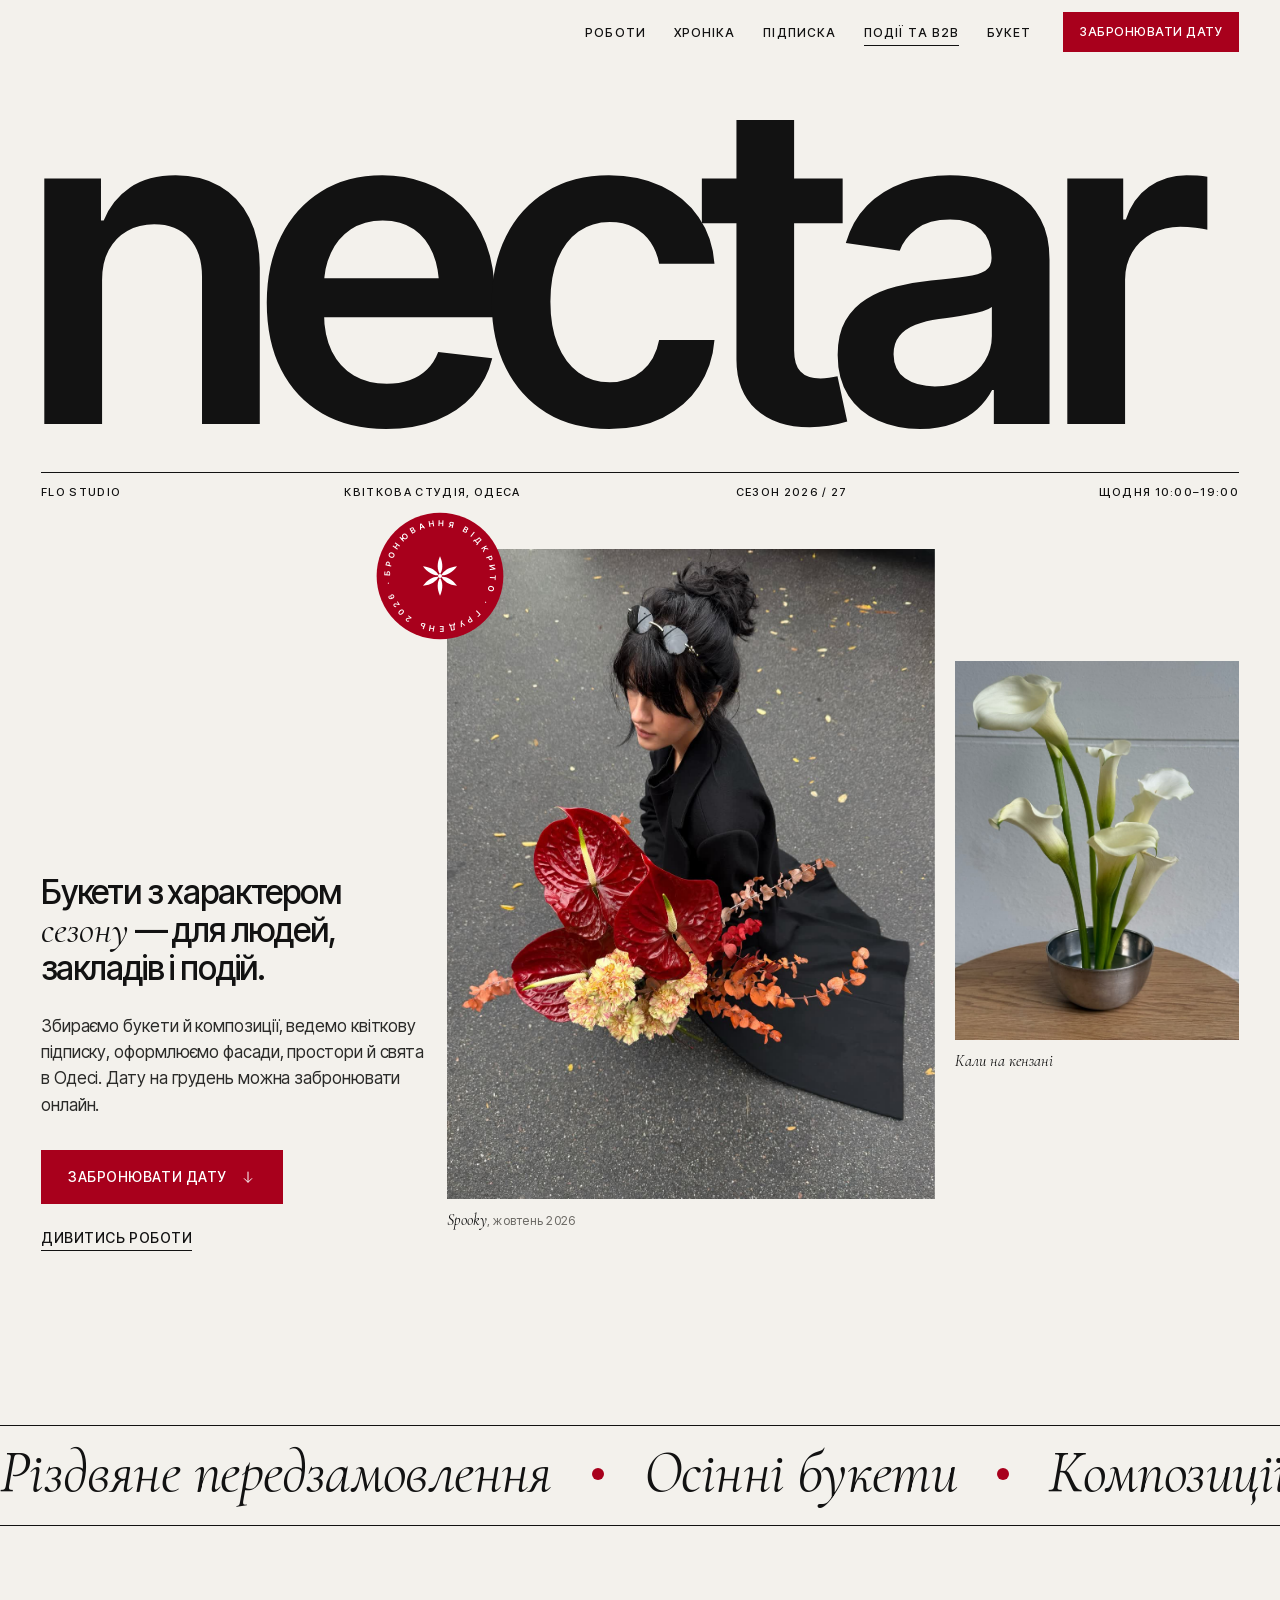
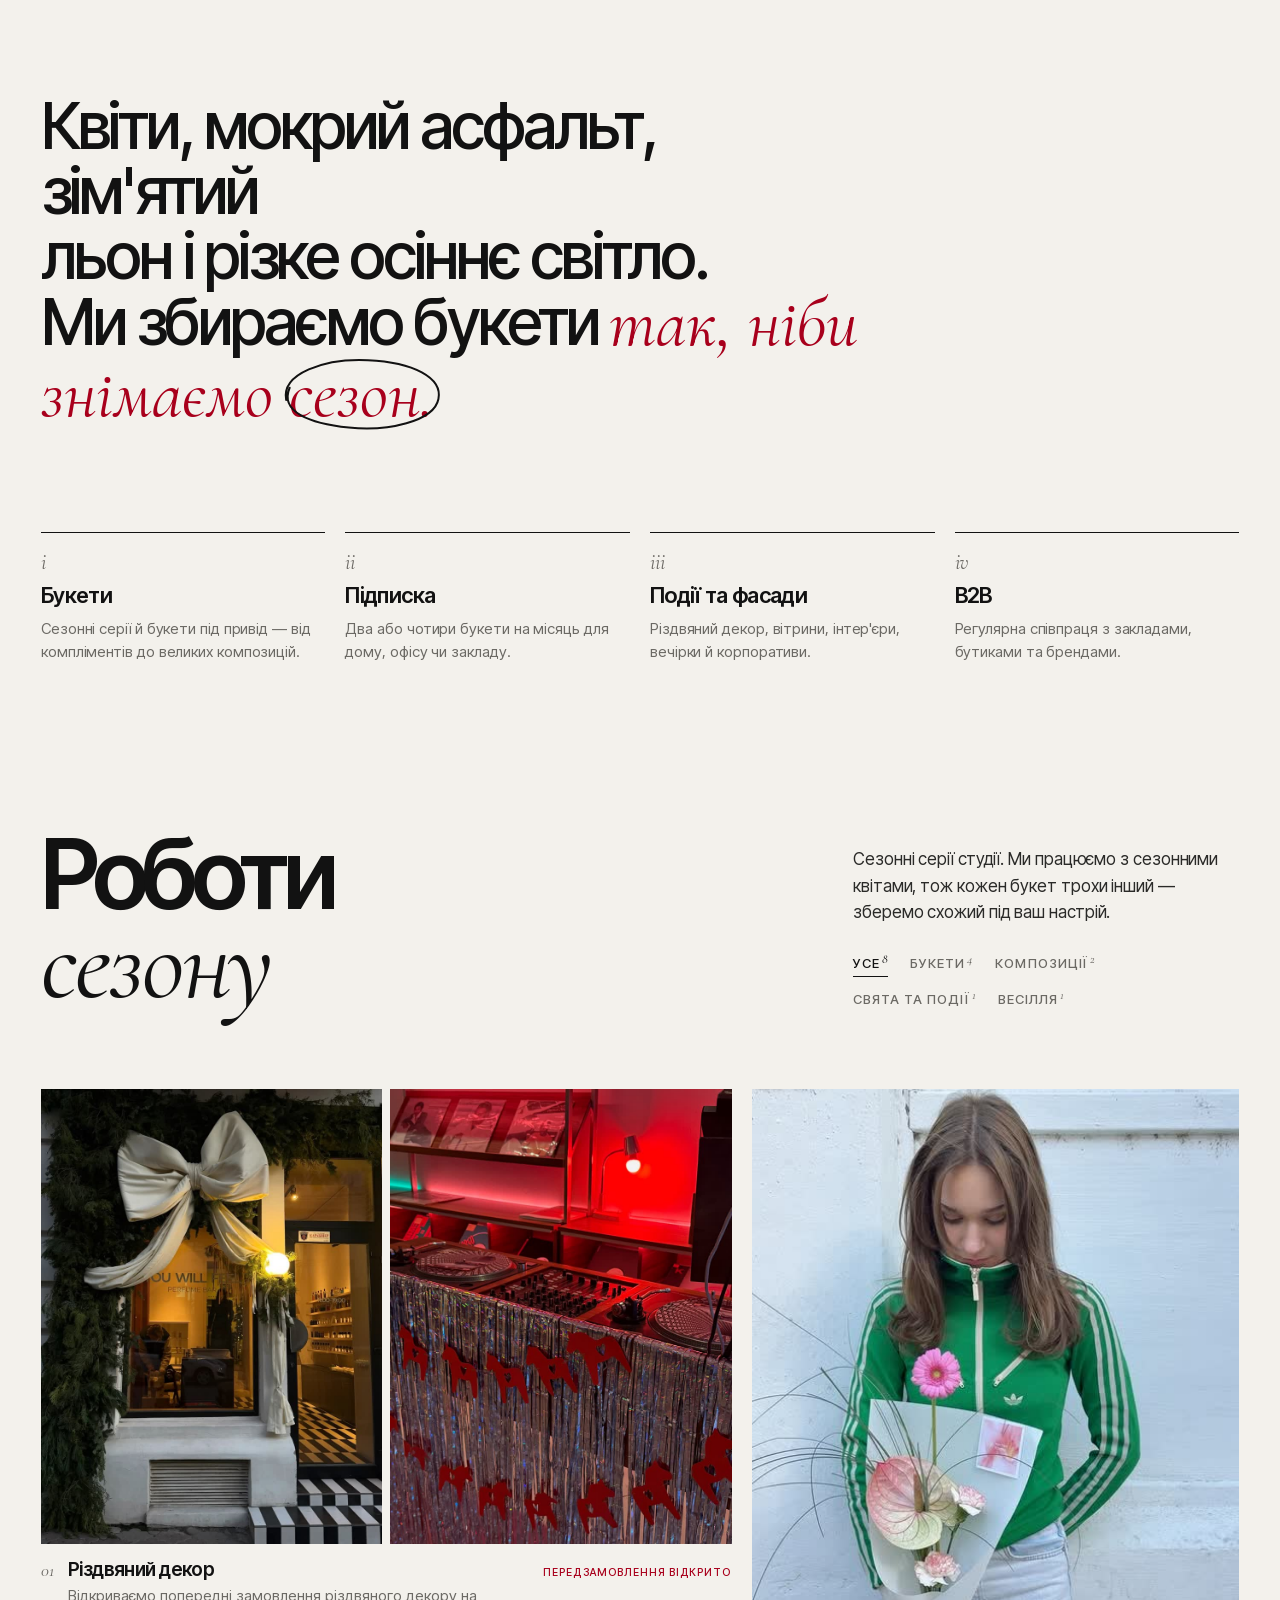
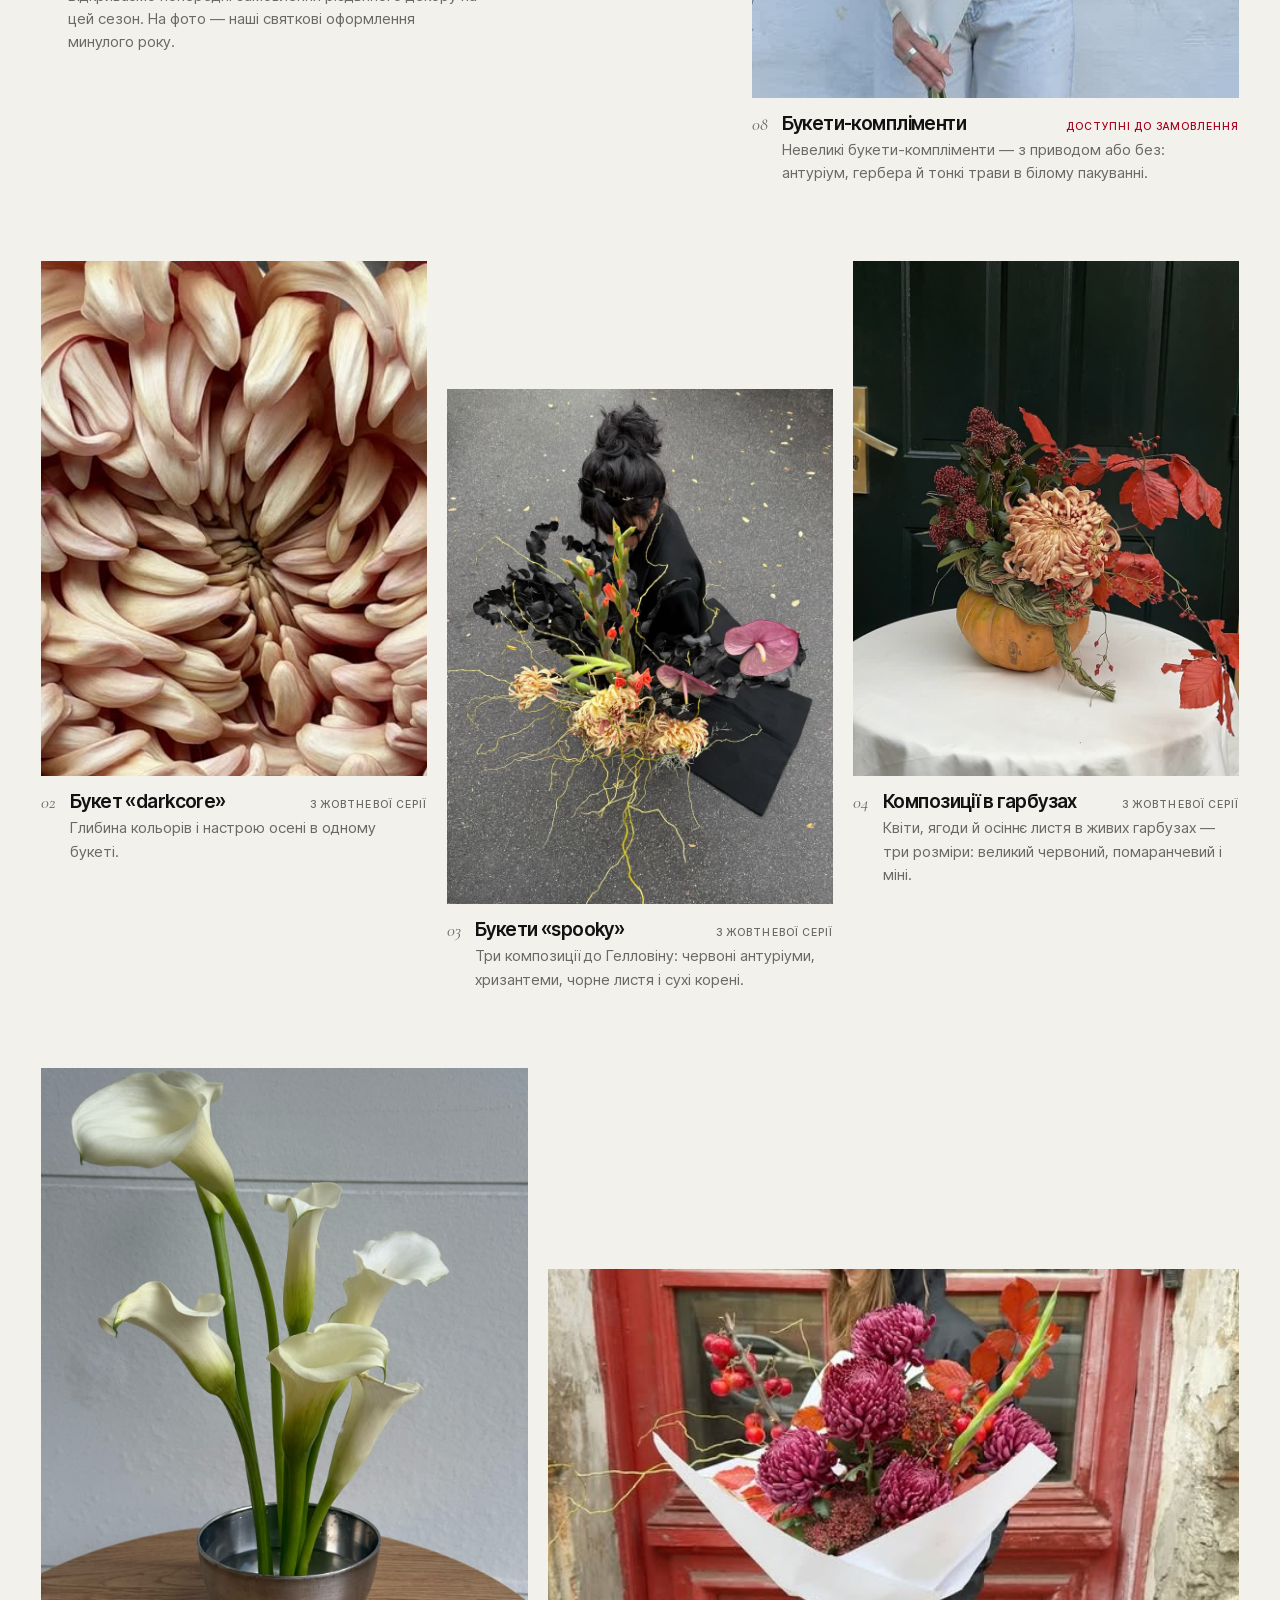
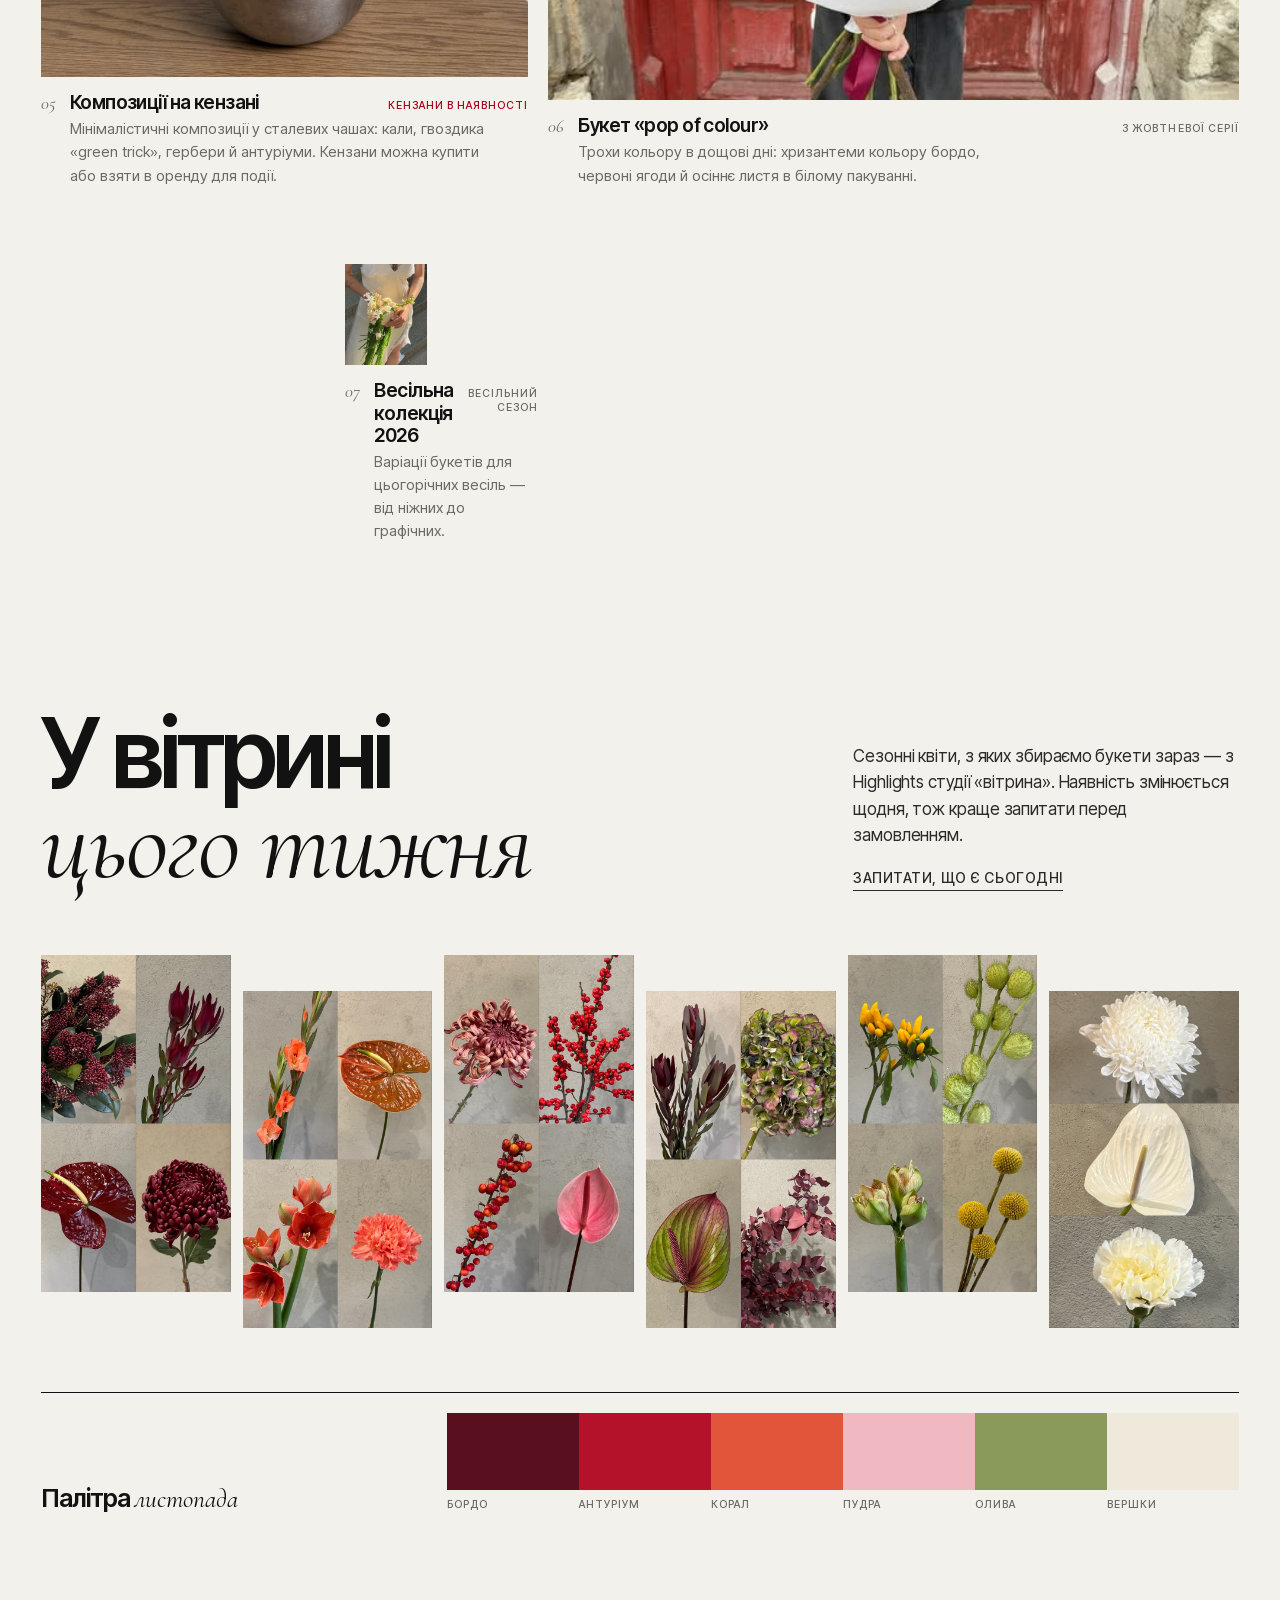
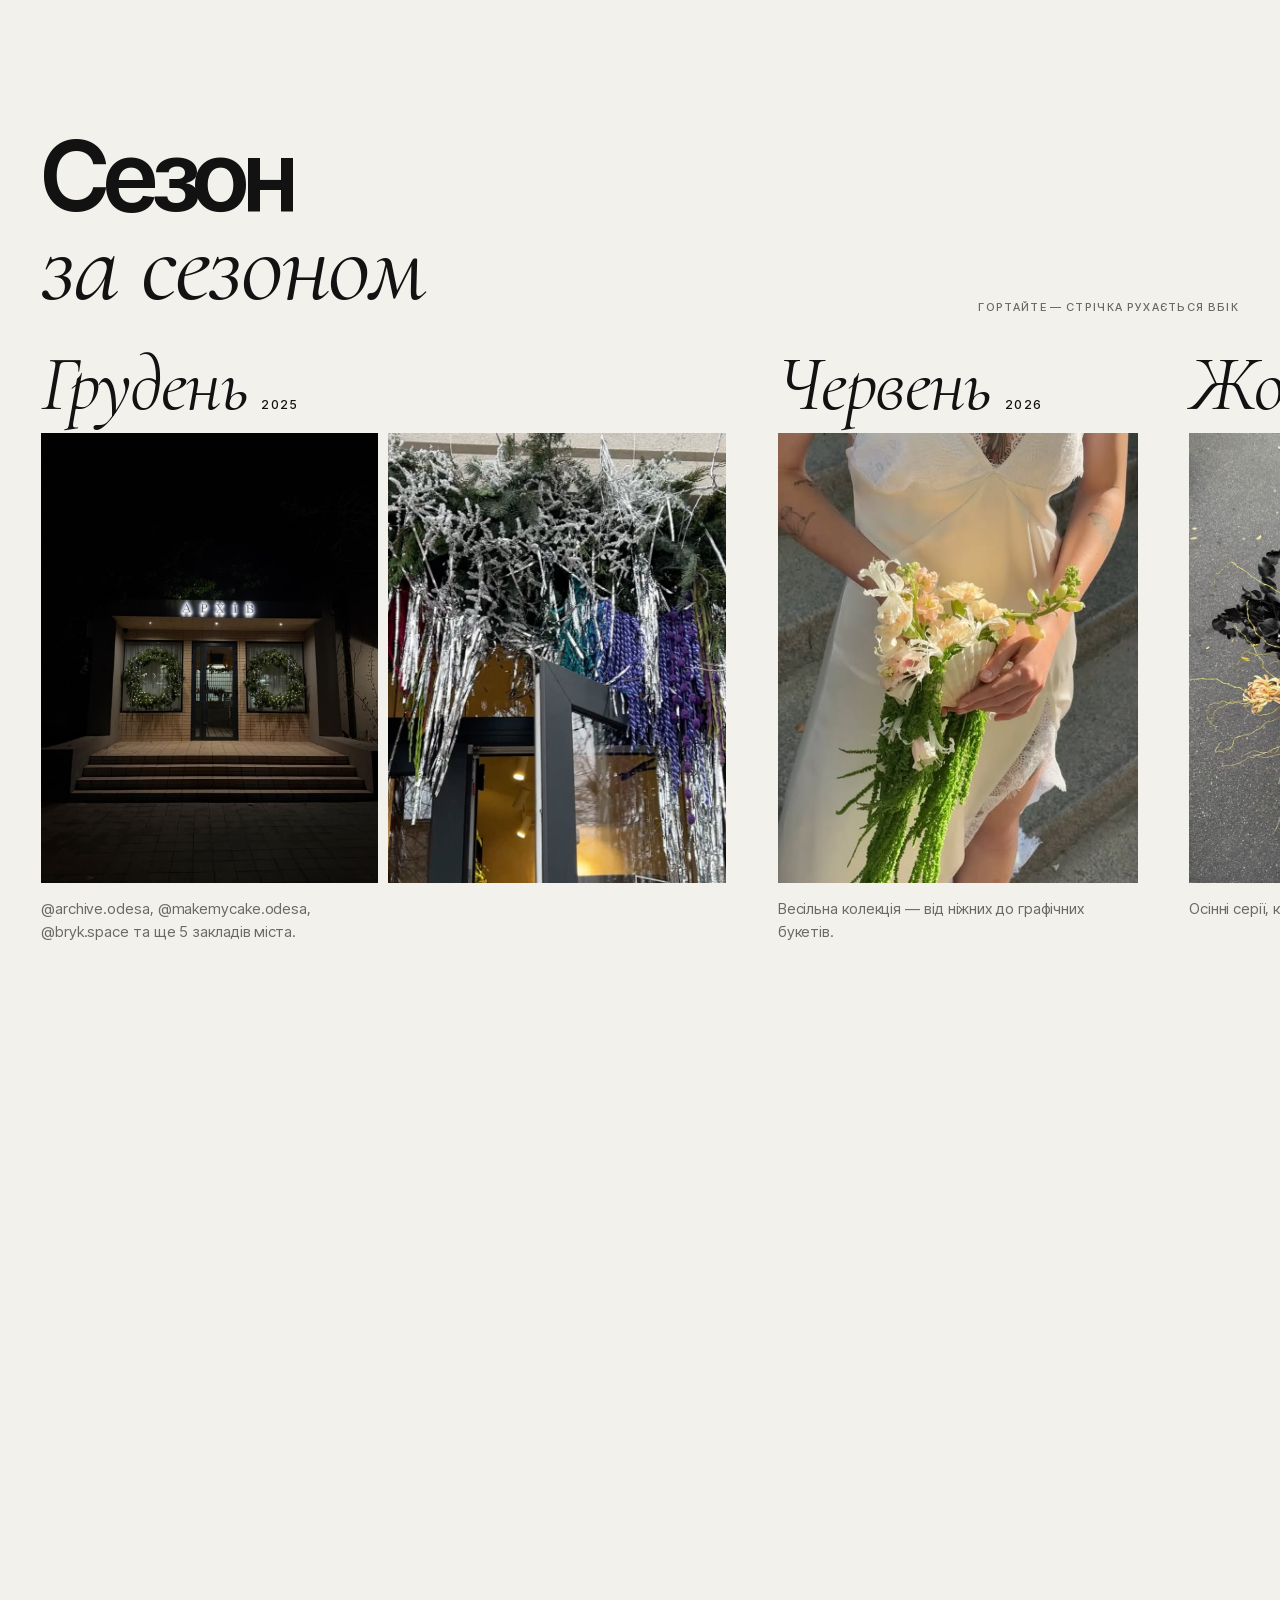
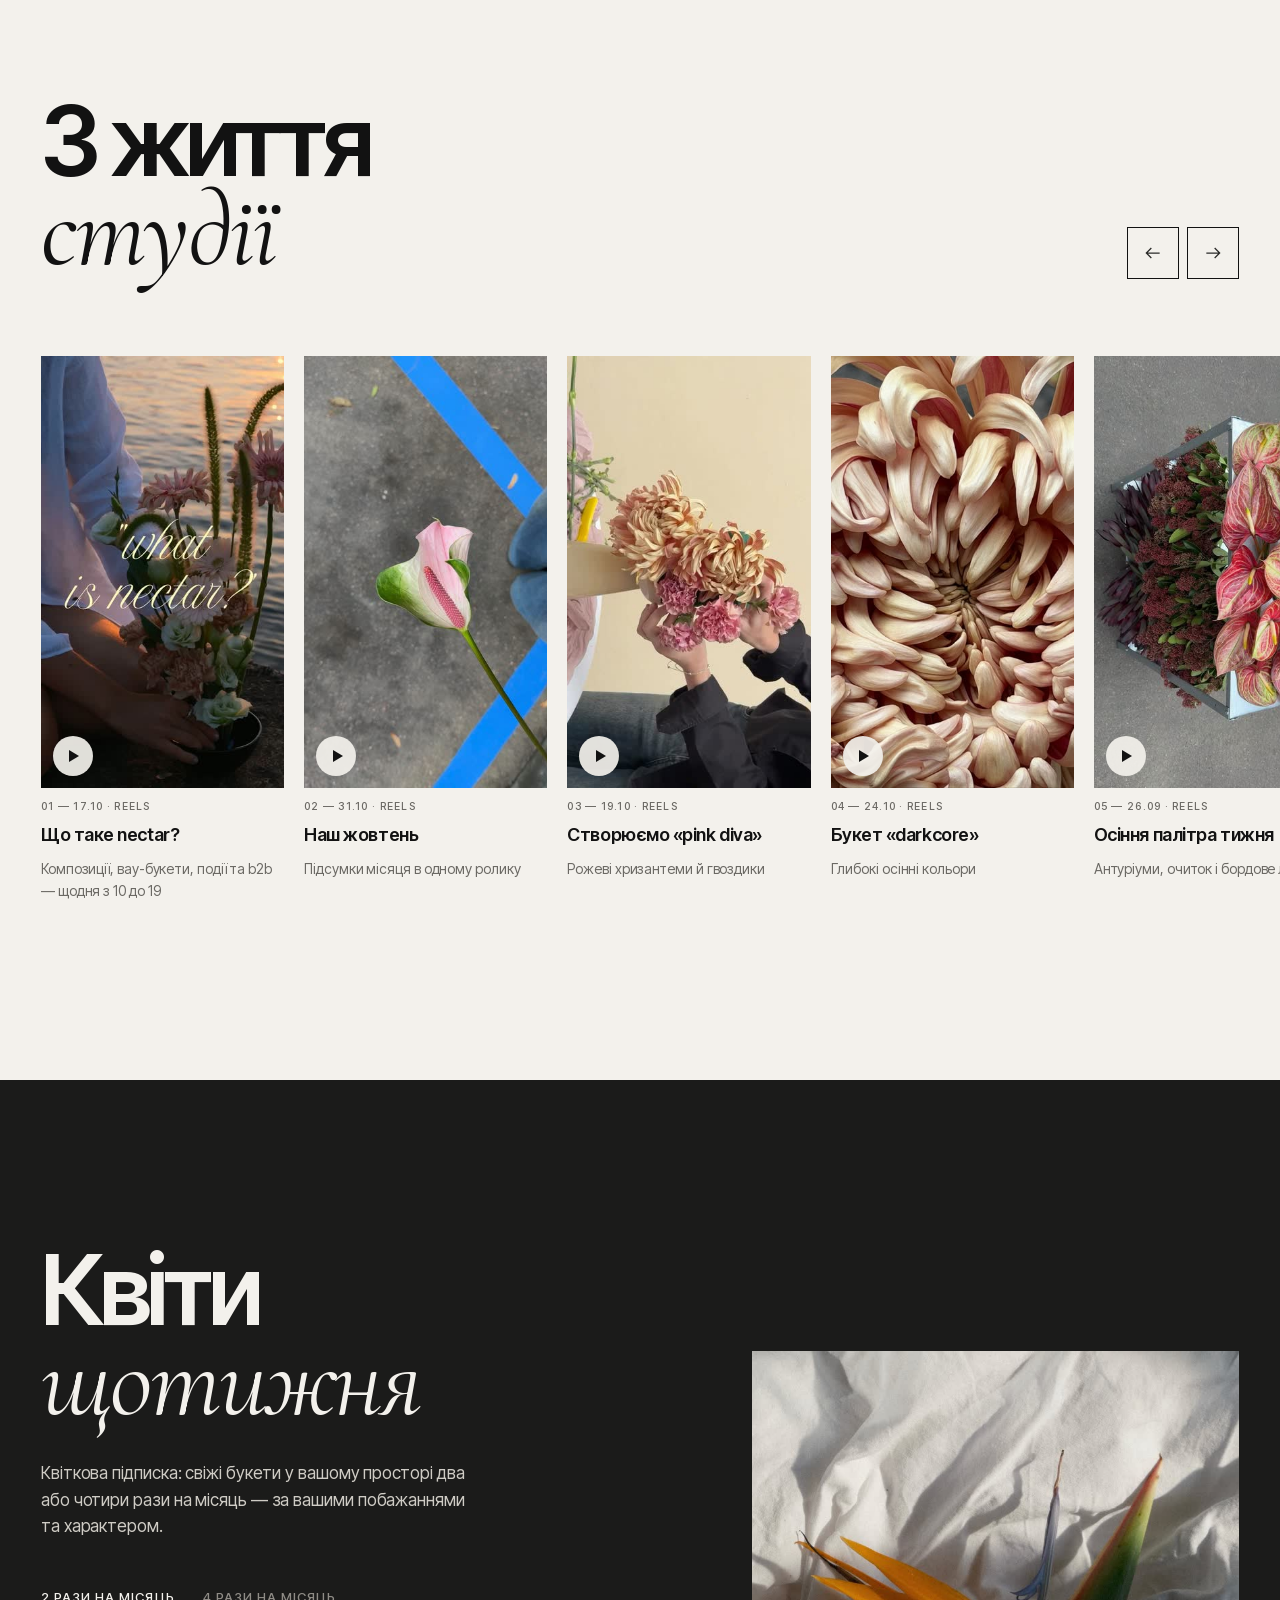
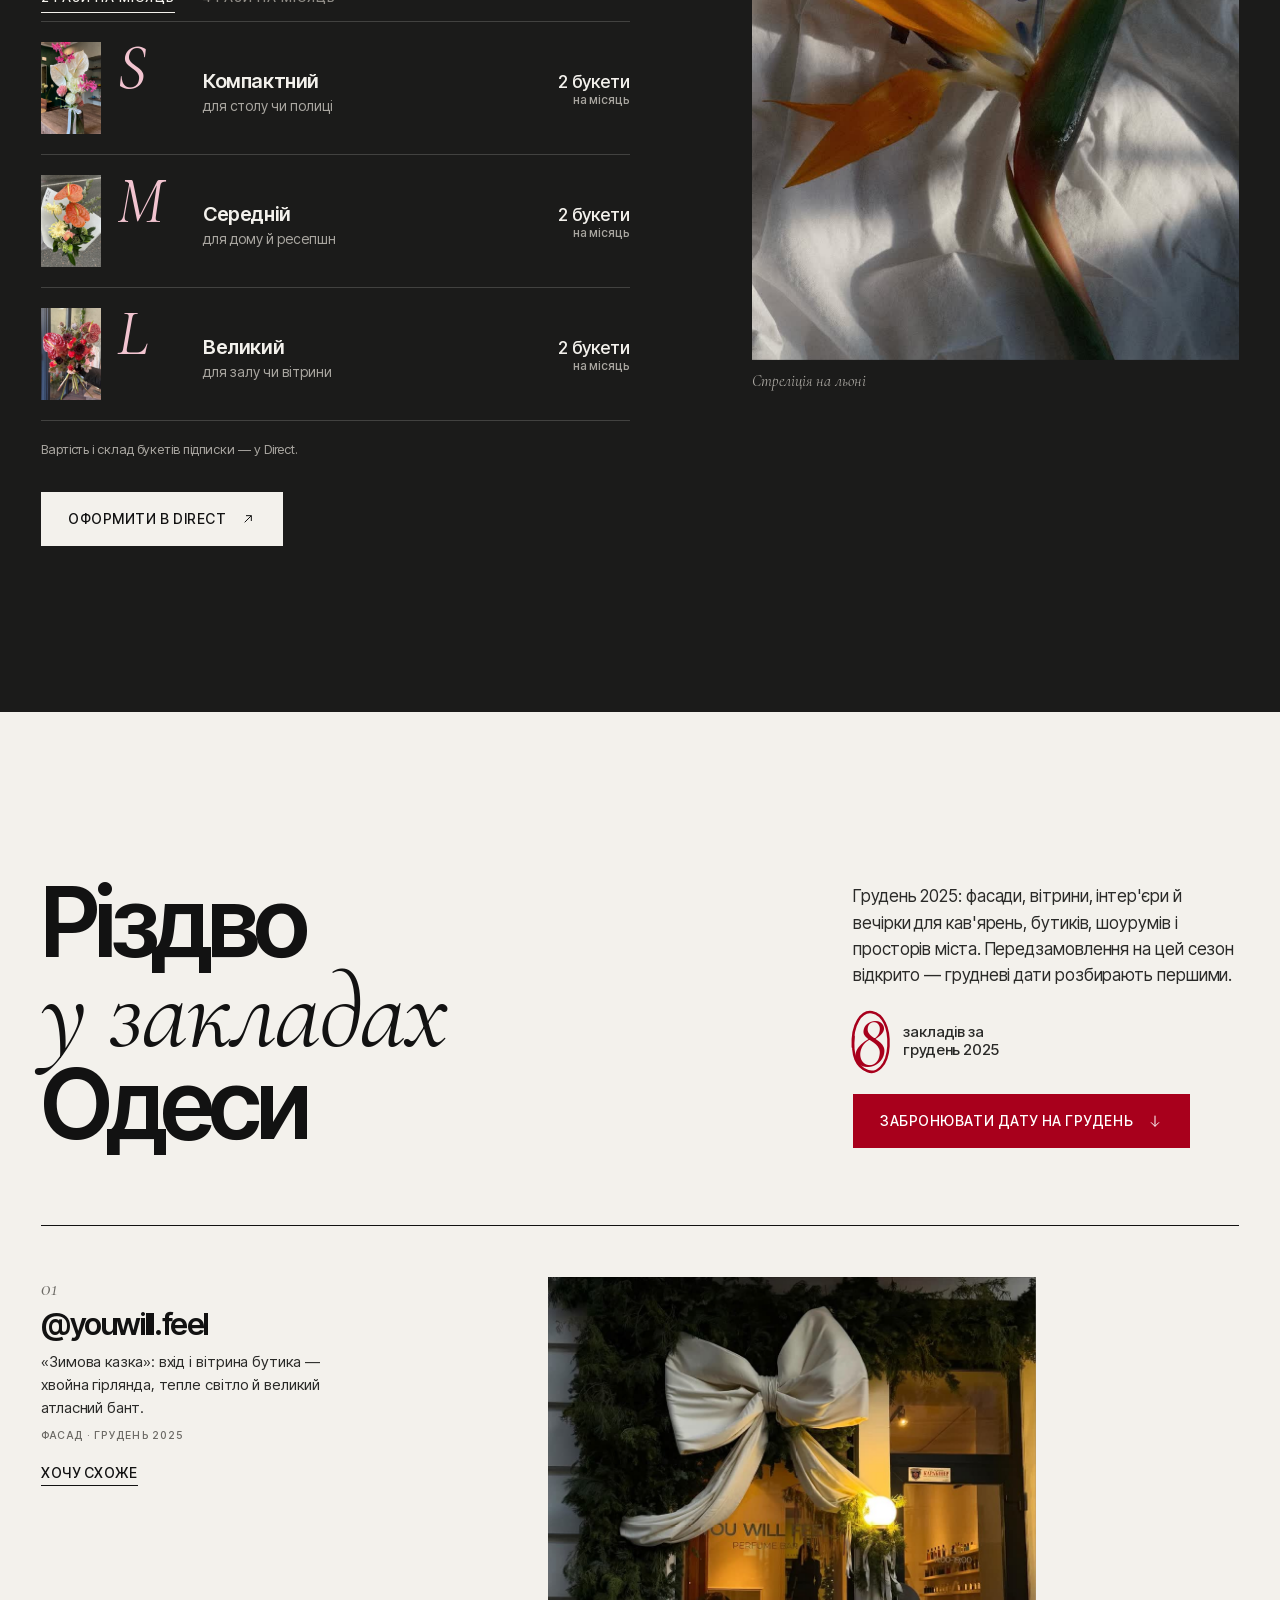
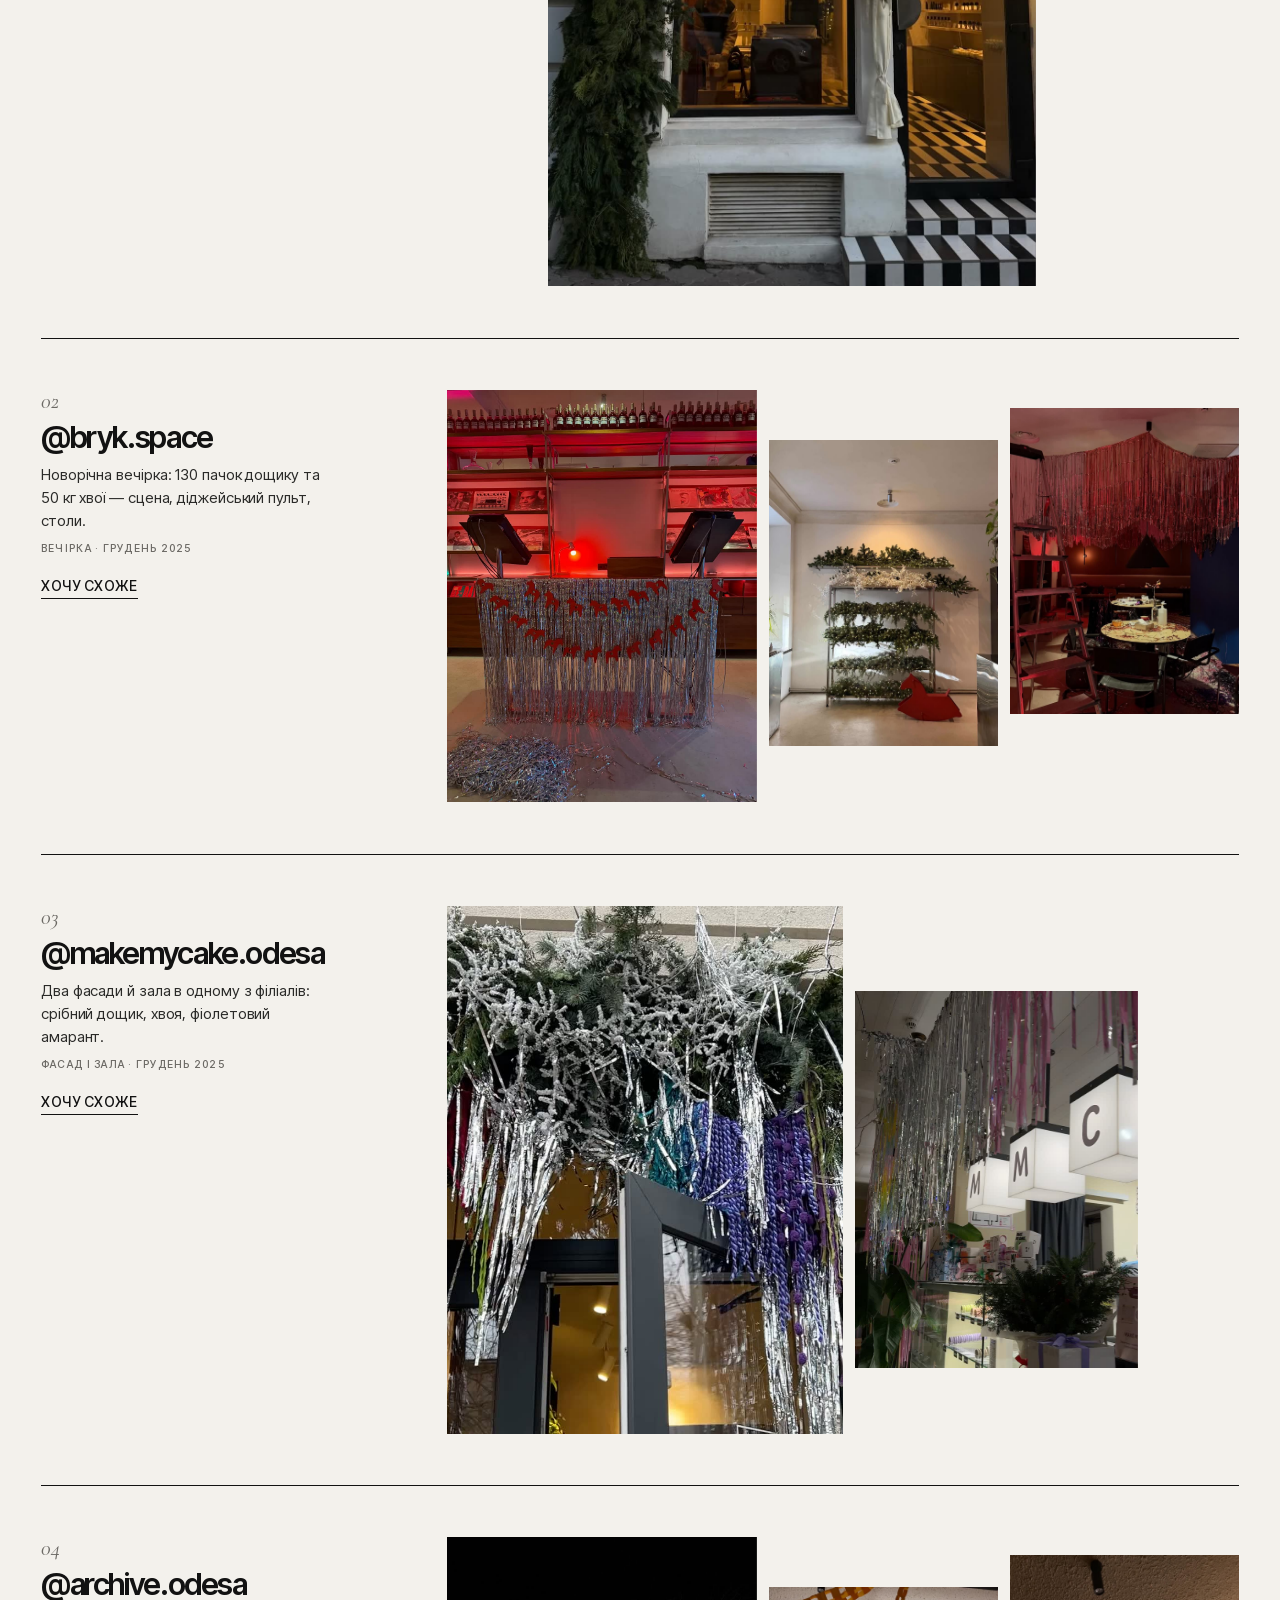
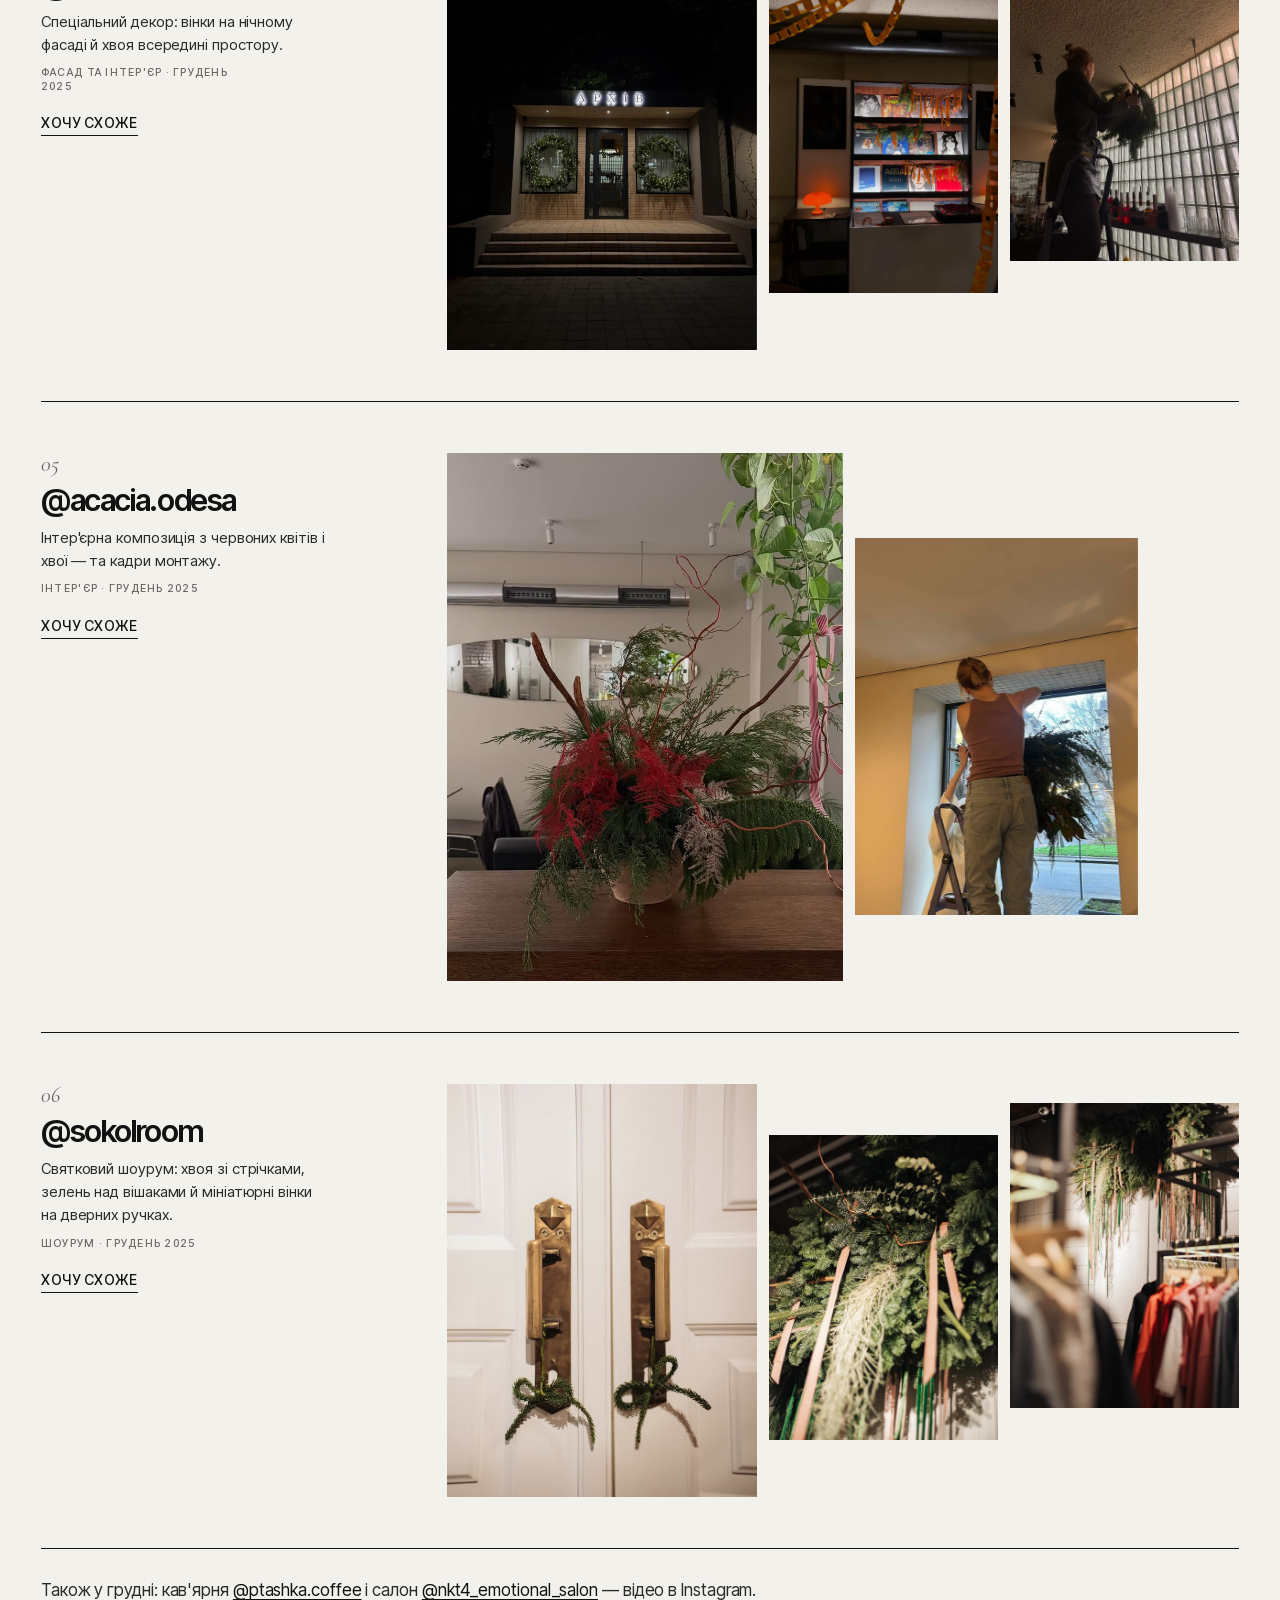
<file: index.html>
<!doctype html>
<html lang="uk" class="no-prices">
<head>
  <meta charset="utf-8">
  <meta name="viewport" content="width=device-width, initial-scale=1">
  <title>Nectar Flo Studio — квіткова студія в Одесі</title>
  <meta name="description" content="Nectar Flo Studio — квіткова студія в Одесі. Букети з характером сезону, квіткова підписка, B2B, оформлення подій і фасадів. Бронювання дат на сезон онлайн.">
  <meta name="theme-color" content="#f3f1ec">
  <meta name="color-scheme" content="light">
  <meta property="og:type" content="website">
  <meta property="og:locale" content="uk_UA">
  <meta property="og:site_name" content="Nectar Flo Studio">
  <meta property="og:title" content="Nectar Flo Studio — квіткова студія в Одесі">
  <meta property="og:description" content="Букети з характером сезону, квіткова підписка, оформлення подій і фасадів. Бронювання дат онлайн.">
  <meta property="og:image" content="https://hosha228.github.io/nectar-flo-studio/assets/photos/og.jpg">
  <meta property="og:url" content="https://hosha228.github.io/nectar-flo-studio/">
  <meta name="twitter:card" content="summary_large_image">
  <link rel="canonical" href="https://hosha228.github.io/nectar-flo-studio/">
  <link rel="icon" href="assets/img/favicon.svg" type="image/svg+xml">
  <link rel="preload" href="assets/fonts/inter-tight-600-cyrillic.woff2" as="font" type="font/woff2" crossorigin>
  <link rel="preload" href="assets/fonts/cormorant-garamond-400i-cyrillic.woff2" as="font" type="font/woff2" crossorigin>
  <link rel="preload" as="image" href="assets/photos/spooky-1.jpg">
  <link rel="stylesheet" href="assets/fonts/fonts.css?v=40">
  <link rel="stylesheet" href="assets/css/style.css?v=40">
  <script>document.documentElement.classList.add('js')</script>
</head>
<body>
  <a class="skip" href="#main">Перейти до змісту</a>

  <svg width="0" height="0" style="position:absolute" aria-hidden="true" focusable="false">
    <symbol id="lily" viewBox="-50 -50 100 100"><g fill="currentColor"><path d="M0 -4 C 7 -14 8 -30 0 -48 C -8 -30 -7 -14 0 -4 Z"/><path d="M0 -4 C 7 -14 8 -30 0 -48 C -8 -30 -7 -14 0 -4 Z" transform="rotate(60)"/><path d="M0 -4 C 7 -14 8 -30 0 -48 C -8 -30 -7 -14 0 -4 Z" transform="rotate(120)"/><path d="M0 -4 C 7 -14 8 -30 0 -48 C -8 -30 -7 -14 0 -4 Z" transform="rotate(180)"/><path d="M0 -4 C 7 -14 8 -30 0 -48 C -8 -30 -7 -14 0 -4 Z" transform="rotate(240)"/><path d="M0 -4 C 7 -14 8 -30 0 -48 C -8 -30 -7 -14 0 -4 Z" transform="rotate(300)"/><circle r="5"/></g></symbol>
    <symbol id="arrow-ne" viewBox="0 0 24 24"><path d="M7 17 17 7M9 7h8v8" fill="none" stroke="currentColor" stroke-width="1.5"/></symbol>
    <symbol id="arrow-down" viewBox="0 0 24 24"><path d="M12 4v16m-6-6 6 6 6-6" fill="none" stroke="currentColor" stroke-width="1.5"/></symbol>
    <symbol id="arrow-l" viewBox="0 0 24 24"><path d="M20 12H4m6-6-6 6 6 6" fill="none" stroke="currentColor" stroke-width="1.5"/></symbol>
    <symbol id="arrow-r" viewBox="0 0 24 24"><path d="M4 12h16m-6-6 6 6-6 6" fill="none" stroke="currentColor" stroke-width="1.5"/></symbol>
  </svg>

  <!-- ===================== ШАПКА ===================== -->
  <header class="hd" data-header>
    <div class="hd__in">
      <a class="hd__logo" href="#top" aria-label="Nectar Flo Studio — на початок">nectar</a>
      <nav class="hd__nav" aria-label="Основна навігація">
        <ul class="nav__list">
          <li><a href="#works">Роботи</a></li>
          <li><a href="#chronicle">Хроніка</a></li>
          <li><a href="#subscription">Підписка</a></li>
          <li><a href="#events">Події та B2B</a></li>
          <li><a href="#order">Букет</a></li>
        </ul>
      </nav>
      <a class="btn btn--red btn--sm hd__cta" href="#booking">Забронювати дату</a>
      <button class="hd__menu" type="button" aria-expanded="false" aria-controls="menu" data-menu-open>Меню</button>
    </div>
  </header>

  <div class="menu" id="menu" role="dialog" aria-modal="true" aria-label="Меню" hidden data-menu>
    <div class="menu__top">
      <span class="menu__logo">nectar</span>
      <button class="menu__close" type="button" data-menu-close>Закрити</button>
    </div>
    <nav aria-label="Мобільна навігація">
      <ol class="menu__list">
        <li><a href="#works">Роботи сезону</a></li>
        <li><a href="#chronicle">Хроніка</a></li>
        <li><a href="#stories">З життя студії</a></li>
        <li><a href="#subscription">Квіткова підписка</a></li>
        <li><a href="#events">Події, B2B, фасади</a></li>
        <li><a href="#booking">Забронювати дату</a></li>
        <li><a href="#order">Замовити букет</a></li>
      </ol>
    </nav>
    <p class="menu__foot">Одеса · щодня 10–19 · <a href="https://www.instagram.com/nectar.flostudio/" data-contact="instagram" target="_blank" rel="noopener">Instagram</a></p>
  </div>

  <main id="main">
    <!-- ===================== ПЕРШИЙ ЕКРАН ===================== -->
    <section class="hero" id="top" aria-labelledby="hero-title">
      <h1 class="mast" id="hero-title">
        <span class="mast__word" aria-hidden="true" data-mast><span>n</span><span>e</span><span>c</span><span>t</span><span>a</span><span>r</span></span>
        <span class="sr-only">Nectar Flo Studio — квіткова студія в Одесі</span>
      </h1>
      <div class="hero__meta" aria-hidden="true">
        <span>Flo Studio</span><span>Квіткова студія, Одеса</span><span>Сезон 2026 / 27</span><span>Щодня 10:00–19:00</span>
      </div>

      <div class="hero__grid">
        <div class="hero__intro">
          <p class="hero__lead"><span class="ln"><span>Букети з характером</span></span> <span class="ln"><span><em>сезону</em> — для людей,</span></span> <span class="ln"><span>закладів і подій.</span></span></p>
          <p class="hero__text rv">Збираємо букети й композиції, ведемо квіткову підписку, оформлюємо фасади, простори й свята в Одесі. Дату на грудень можна забронювати онлайн.</p>
          <div class="hero__actions rv">
            <a class="btn btn--red" href="#booking">Забронювати дату <svg class="i" aria-hidden="true"><use href="#arrow-down"/></svg></a>
            <a class="lnk" href="#works">Дивитись роботи</a>
          </div>
        </div>
        <figure class="hero__main img-rv" data-speed="-0.06">
          <img src="assets/photos/spooky-1.jpg" width="1200" height="1600" fetchpriority="high" alt="Дівчина в чорному сидить на мокрому асфальті з букетом червоних антуріумів, кремових хризантем і помаранчевого евкаліпта">
          <figcaption><em>Spooky</em>, жовтень 2026</figcaption>
        </figure>
        <figure class="hero__side img-rv" data-speed="0.08">
          <img src="assets/photos/kenzan-2.jpg" width="1200" height="1600" alt="Білі кали на кензані в сталевій чаші на дубовому столі">
          <figcaption><em>Кали на кензані</em></figcaption>
        </figure>
        <a class="seal" href="#booking" aria-label="Бронювання на грудень відкрито — перейти до календаря">
          <svg viewBox="0 0 200 200" aria-hidden="true">
            <defs><path id="seal-c" d="M100,100 m-78,0 a78,78 0 1,1 156,0 a78,78 0 1,1 -156,0"/></defs>
            <circle cx="100" cy="100" r="99" class="seal__bg"/>
            <g class="seal__ring"><text><textPath href="#seal-c" textLength="482" lengthAdjust="spacing">бронювання відкрито · грудень 2026 · </textPath></text></g>
            <use href="#lily" x="68" y="68" width="64" height="64"/>
          </svg>
        </a>
      </div>
    </section>

    <!-- біжучий рядок -->
    <div class="marq" aria-hidden="true">
      <div class="marq__track">
        <span>Різдвяне передзамовлення</span><i></i><span>Осінні букети</span><i></i><span>Композиції на кензані</span><i></i><span>Весілля</span><i></i><span>Квіткова підписка</span><i></i><span>Фасади й вітрини</span><i></i>
      </div>
    </div>

    <!-- ===================== ПРО СТУДІЮ ===================== -->
    <section class="about wrap" aria-labelledby="about-title">
      <h2 class="sr-only" id="about-title">Про студію</h2>
      <p class="about__text">
        <span class="ln"><span>Квіти, мокрий асфальт, зім'ятий</span></span>
        <span class="ln"><span>льон і різке осіннє світло.</span></span>
        <span class="ln"><span>Ми збираємо букети <em>так, ніби</em></span></span>
        <span class="ln"><span><em>знімаємо <span class="scr scr--o">сезон.<svg viewBox="0 0 200 80" preserveAspectRatio="none" aria-hidden="true"><path pathLength="1" d="M14,46 C8,20 58,5 108,7 C160,9 194,24 189,45 C184,67 130,77 86,73 C42,69 6,58 18,34"/></svg></span></em></span></span>
      </p>
      <!-- TODO(власниця): текст вище — чернетка дизайнера, замініть своїми словами -->
      <ul class="about__list">
        <li class="rv"><span class="num">i</span><h3>Букети</h3><p>Сезонні серії й букети під привід — від компліментів до великих композицій.</p></li>
        <li class="rv"><span class="num">ii</span><h3>Підписка</h3><p>Два або чотири букети на місяць для дому, офісу чи закладу.</p></li>
        <li class="rv"><span class="num">iii</span><h3>Події та фасади</h3><p>Різдвяний декор, вітрини, інтер'єри, вечірки й корпоративи.</p></li>
        <li class="rv"><span class="num">iv</span><h3>B2B</h3><p>Регулярна співпраця з закладами, бутиками та брендами.</p></li>
      </ul>
    </section>

    <!-- ===================== РОБОТИ ===================== -->
    <section class="works wrap" id="works" aria-labelledby="works-title">
      <header class="sh">
        <h2 class="sh__title" id="works-title"><span class="ln"><span>Роботи</span></span> <span class="ln"><span><em>сезону</em></span></span></h2>
        <div class="sh__side">
          <p class="rv">Сезонні серії студії. Ми працюємо з сезонними квітами, тож кожен букет трохи інший — зберемо схожий під ваш настрій.</p>
          <div class="tabs" role="group" aria-label="Фільтр робіт" data-filters></div>
        </div>
      </header>
      <div class="grid" data-grid aria-live="polite">
        <noscript><p>Каталог показується за допомогою JavaScript. Усі роботи — в <a href="https://www.instagram.com/nectar.flostudio/">Instagram</a>.</p></noscript>
      </div>
    </section>

    <!-- ===================== ВІТРИНА ===================== -->
    <section class="vit wrap" aria-labelledby="vit-title">
      <div class="vit__head">
        <h2 class="sh__title" id="vit-title"><span class="ln"><span>У вітрині</span></span> <span class="ln"><span><em>цього тижня</em></span></span></h2>
        <div class="vit__side">
          <p class="rv">Сезонні квіти, з яких збираємо букети зараз — з Highlights студії «вітрина». Наявність змінюється щодня, тож краще запитати перед замовленням.</p>
          <a class="lnk rv" href="https://ig.me/m/nectar.flostudio" target="_blank" rel="noopener" data-contact="direct">Запитати, що є сьогодні</a>
        </div>
      </div>
      <ul class="vit__grid" data-lb><li class="rv"><img src="assets/photos/stories/vitryna-1.jpg" width="640" height="1138" loading="lazy" alt="Колаж квітів із вітрини: бордові протеї, гладіолуси та червоні антуріуми"></li><li class="rv"><img src="assets/photos/stories/vitryna-2.jpg" width="640" height="1138" loading="lazy" alt="Колаж квітів із вітрини: помаранчевий антуріум, хризантема, червоний ілекс"></li><li class="rv"><img src="assets/photos/stories/vitryna-3.jpg" width="640" height="1138" loading="lazy" alt="Колаж квітів із вітрини: гортензія, мініатюрні кали, ягоди"></li><li class="rv"><img src="assets/photos/stories/vitryna-4.jpg" width="640" height="1138" loading="lazy" alt="Колаж квітів із вітрини: білі хризантеми та білий антуріум"></li><li class="rv"><img src="assets/photos/stories/vitryna-5.jpg" width="640" height="1138" loading="lazy" alt="Колаж квітів із вітрини: рожеві й кремові сезонні квіти"></li><li class="rv"><img src="assets/photos/stories/vitryna-6.jpg" width="640" height="1138" loading="lazy" alt="Колаж квітів із вітрини: сезонна зелень і гілки"></li></ul>
      <div class="pal rv">
        <p class="pal__t">Палітра <em>листопада</em></p>
        <ul aria-label="Кольори сезону">
          <li style="--c:#5a0f1e">бордо</li><li style="--c:#b3122a">антуріум</li><li style="--c:#e2553a">корал</li>
          <li style="--c:#f0b9c2">пудра</li><li style="--c:#8a9a5b">олива</li><li style="--c:#efe9dc">вершки</li>
        </ul>
      </div>
    </section>

    <!-- ===================== ХРОНІКА ===================== -->
    <section class="chron" id="chronicle" aria-labelledby="chron-title" data-chron>
      <div class="chron__sticky">
        <header class="chron__head wrap">
          <h2 class="sh__title" id="chron-title"><span class="ln"><span>Сезон</span></span> <span class="ln"><span><em>за сезоном</em></span></span></h2>
          <p class="chron__hint" aria-hidden="true">Гортайте — стрічка рухається вбік</p>
        </header>
        <ol class="chron__track" data-chron-track>
          <li class="chron__item">
            <p class="chron__when"><em>Грудень</em> 2025</p>
            <div class="chron__imgs">
              <img src="assets/photos/dec/archive-3.jpg" width="1000" height="1333" loading="lazy" alt="Нічний фасад «АРХІВ» із двома вінками">
              <img src="assets/photos/dec/cake-2.jpg" width="720" height="958" loading="lazy" alt="Вхід кондитерської з аркою з хвої, срібного дощику й фіолетового амаранту">
            </div>
            <p class="chron__cap">@archive.odesa, @makemycake.odesa, @bryk.space та ще 5 закладів міста.</p>
          </li>
          <li class="chron__item">
            <p class="chron__when"><em>Червень</em> 2026</p>
            <div class="chron__imgs"><img src="assets/photos/wedding.jpg" width="512" height="640" loading="lazy" alt="Наречена з букетом кремових квітів і зеленого амаранту"></div>
            <p class="chron__cap">Весільна колекція — від ніжних до графічних букетів.</p>
          </li>
          <li class="chron__item">
            <p class="chron__when"><em>Жовтень</em> 2026</p>
            <div class="chron__imgs">
              <img src="assets/photos/spooky-2.jpg" width="800" height="1066" loading="lazy" alt="Композиція з чорним листям і рожевим антуріумом на асфальті">
              <img src="assets/photos/pumpkin-1.jpg" width="800" height="1066" loading="lazy" alt="Композиція в гарбузі з хризантемою та червоним листям">
            </div>
            <p class="chron__cap">Осінні серії, композиції в гарбузах, майстер-класи.</p>
          </li>
          <li class="chron__item">
            <p class="chron__when"><em>Листопад</em> 2026</p>
            <div class="chron__imgs">
              <img src="assets/photos/dogs.jpg" width="1200" height="900" loading="lazy" alt="Дівчина в чорному пальті з осіннім букетом і чорний пудель біля старих дерев'яних дверей">
              <img src="assets/photos/compliments.jpg" width="480" height="640" loading="lazy" alt="Букет-комплімент із рожевою герберою в білому пакуванні">
            </div>
            <p class="chron__cap">Букети-компліменти й передзамовлення різдвяного декору.</p>
          </li>
          <li class="chron__item chron__item--cta">
            <a class="chron__cta" href="#booking">
              <span class="chron__when"><em>Грудень</em> 2026</span>
              <span class="chron__ask">Ваша дата?</span>
              <span class="lnk lnk--light">Забронювати</span>
            </a>
          </li>
        </ol>
        <div class="chron__bar wrap" aria-hidden="true"><i data-chron-bar></i></div>
      </div>
    </section>

    <!-- ===================== З ЖИТТЯ СТУДІЇ ===================== -->
    <section class="stories" id="stories" aria-labelledby="stories-title">
      <header class="sh wrap">
        <h2 class="sh__title" id="stories-title"><span class="ln"><span>З життя</span></span> <span class="ln"><span><em>студії</em></span></span></h2>
        <div class="sh__side sh__side--row">
          <p class="rv">Короткі відео з Instagram — натисніть, щоб подивитися.</p>
          <div class="arrows">
            <button class="arr" type="button" data-stories-prev aria-label="Попередні відео"><svg class="i" aria-hidden="true"><use href="#arrow-l"/></svg></button>
            <button class="arr" type="button" data-stories-next aria-label="Наступні відео"><svg class="i" aria-hidden="true"><use href="#arrow-r"/></svg></button>
          </div>
        </div>
      </header>
      <ul class="stories__rail" data-stories tabindex="0" aria-label="Відео студії, гортайте вбік"></ul>
    </section>

    <!-- ===================== ПІДПИСКА ===================== -->
    <section class="sub" id="subscription" aria-labelledby="sub-title">
      <div class="sub__in wrap">
        <div class="sub__text">
          <h2 class="sh__title sh__title--light" id="sub-title"><span class="ln"><span>Квіти</span></span> <span class="ln"><span><em>щотижня</em></span></span></h2>
          <p class="sub__lead rv">Квіткова підписка: свіжі букети у вашому просторі два або чотири рази на місяць — за вашими побажаннями та характером.</p>
          <div class="seg rv" role="radiogroup" aria-label="Скільки букетів на місяць" data-freq>
            <label><input type="radio" name="freq" value="2" checked><span>2 рази на місяць</span></label>
            <label><input type="radio" name="freq" value="4"><span>4 рази на місяць</span></label>
          </div>
          <ul class="plans" data-plans aria-live="polite"></ul>
          <p class="sub__note" data-sub-note></p>
          <a class="btn btn--light" href="https://ig.me/m/nectar.flostudio" target="_blank" rel="noopener" data-contact="direct">Оформити в Direct <svg class="i" aria-hidden="true"><use href="#arrow-ne"/></svg></a>
        </div>
        <figure class="sub__img img-rv" data-speed="-0.05">
          <img src="assets/photos/autumn-3.jpg" width="800" height="1066" loading="lazy" alt="Стреліція на зім'ятому білому полотні в жорсткому сонячному світлі">
          <figcaption><em>Стреліція на льоні</em></figcaption>
        </figure>
      </div>
    </section>

    <!-- ===================== РІЗДВО У ЗАКЛАДАХ (портфоліо грудня 2025) ===================== -->
    <section class="xmas" id="events" aria-labelledby="events-title">
      <header class="sh wrap">
        <h2 class="sh__title" id="events-title"><span class="ln"><span>Різдво</span></span> <span class="ln"><span><em>у закладах</em></span></span> <span class="ln"><span>Одеси</span></span></h2>
        <div class="sh__side">
          <p class="rv">Грудень 2025: фасади, вітрини, інтер'єри й вечірки для кав'ярень, бутиків, шоурумів і просторів міста. Передзамовлення на цей сезон відкрито — грудневі дати розбирають першими.</p>
          <p class="xmas__stat rv"><b class="scr scr--o">8<svg viewBox="0 0 200 80" preserveAspectRatio="none" aria-hidden="true"><path pathLength="1" d="M14,46 C8,20 58,5 108,7 C160,9 194,24 189,45 C184,67 130,77 86,73 C42,69 6,58 18,34"/></svg></b><span>закладів за грудень 2025</span></p>
          <a class="btn btn--red rv" href="#booking">Забронювати дату на грудень <svg class="i" aria-hidden="true"><use href="#arrow-down"/></svg></a>
        </div>
      </header>
      <div class="cases wrap">
          <article class="case case--a">
            <div class="case__text">
              <span class="num">01</span>
              <h3><a href="https://www.instagram.com/youwill.feel/" target="_blank" rel="noopener">@youwill.feel</a></h3>
              <p>«Зимова казка»: вхід і вітрина бутика — хвойна гірлянда, тепле світло й великий атласний бант.</p>
              <p class="case__tag">фасад · грудень 2025</p>
              <a class="lnk" href="#booking" data-book-service="facade" data-book-ref="@youwill.feel">Хочу схоже</a>
            </div>
            <div class="case__imgs" data-lb><figure class="img-rv "><img src="assets/photos/dec/youwill-1.jpg" width="1000" height="1250" loading="lazy" alt="Фасад бутика з хвойною гірляндою та великим кремовим атласним бантом над входом"></figure></div>
          </article>
          <article class="case case--b">
            <div class="case__text">
              <span class="num">02</span>
              <h3><a href="https://www.instagram.com/bryk.space/" target="_blank" rel="noopener">@bryk.space</a></h3>
              <p>Новорічна вечірка: 130 пачок дощику та 50 кг хвої — сцена, діджейський пульт, столи.</p>
              <p class="case__tag">вечірка · грудень 2025</p>
              <a class="lnk" href="#booking" data-book-service="event" data-book-ref="@bryk.space">Хочу схоже</a>
            </div>
            <div class="case__imgs" data-lb><figure class="img-rv "><img src="assets/photos/dec/bryk-2.jpg" width="1000" height="1333" loading="lazy" alt="Діджейський пульт у червоному світлі, обвитий сріблястою бахромою з червоними паперовими конячками"></figure><figure class="img-rv "><img src="assets/photos/dec/bryk-1.jpg" width="1000" height="1333" loading="lazy" alt="Сталевий стелаж, повністю заповнений хвоєю та сріблястими гілками"></figure><figure class="img-rv "><img src="assets/photos/dec/bryk-3.jpg" width="1000" height="1333" loading="lazy" alt="Зала зі стелею з червоної бахроми та столами"></figure></div>
          </article>
          <article class="case case--c">
            <div class="case__text">
              <span class="num">03</span>
              <h3><a href="https://www.instagram.com/makemycake.odesa/" target="_blank" rel="noopener">@makemycake.odesa</a></h3>
              <p>Два фасади й зала в одному з філіалів: срібний дощик, хвоя, фіолетовий амарант.</p>
              <p class="case__tag">фасад і зала · грудень 2025</p>
              <a class="lnk" href="#booking" data-book-service="facade" data-book-ref="@makemycake.odesa">Хочу схоже</a>
            </div>
            <div class="case__imgs" data-lb><figure class="img-rv "><img src="assets/photos/dec/cake-2.jpg" width="720" height="958" loading="lazy" alt="Вхід кондитерської: арка з хвої, срібного дощику й фіолетового амаранту"></figure><figure class="img-rv "><img src="assets/photos/dec/cake-3.jpg" width="720" height="958" loading="lazy" alt="Зала з літерами-світильниками та завісою зі срібного дощику"></figure></div>
          </article>
          <article class="case case--b">
            <div class="case__text">
              <span class="num">04</span>
              <h3><a href="https://www.instagram.com/archive.odesa/" target="_blank" rel="noopener">@archive.odesa</a></h3>
              <p>Спеціальний декор: вінки на нічному фасаді й хвоя всередині простору.</p>
              <p class="case__tag">фасад та інтер'єр · грудень 2025</p>
              <a class="lnk" href="#booking" data-book-service="facade" data-book-ref="@archive.odesa">Хочу схоже</a>
            </div>
            <div class="case__imgs" data-lb><figure class="img-rv "><img src="assets/photos/dec/archive-3.jpg" width="1000" height="1333" loading="lazy" alt="Нічний фасад з вивіскою «АРХІВ» і двома вінками на вікнах"></figure><figure class="img-rv "><img src="assets/photos/dec/archive-1.jpg" width="1000" height="1333" loading="lazy" alt="Інтер'єр магазину з платівками та журналами, прикрашений хвоєю"></figure><figure class="img-rv "><img src="assets/photos/dec/archive-2.jpg" width="1000" height="1333" loading="lazy" alt="Флористка закріплює хвойний декор на скляній стіні"></figure></div>
          </article>
          <article class="case case--c">
            <div class="case__text">
              <span class="num">05</span>
              <h3><a href="https://www.instagram.com/acacia.odesa/" target="_blank" rel="noopener">@acacia.odesa</a></h3>
              <p>Інтер'єрна композиція з червоних квітів і хвої — та кадри монтажу.</p>
              <p class="case__tag">інтер'єр · грудень 2025</p>
              <a class="lnk" href="#booking" data-book-service="interior" data-book-ref="@acacia.odesa">Хочу схоже</a>
            </div>
            <div class="case__imgs" data-lb><figure class="img-rv "><img src="assets/photos/dec/acacia-1.jpg" width="1000" height="1000" loading="lazy" alt="Велика композиція з червоних квітів і хвої на столі в світлому інтер'єрі"></figure><figure class="img-rv "><img src="assets/photos/dec/acacia-2.jpg" width="960" height="960" loading="lazy" alt="Флористка на драбині встановлює хвою біля вікна"></figure></div>
          </article>
          <article class="case case--b">
            <div class="case__text">
              <span class="num">06</span>
              <h3><a href="https://www.instagram.com/sokolroom/" target="_blank" rel="noopener">@sokolroom</a></h3>
              <p>Святковий шоурум: хвоя зі стрічками, зелень над вішаками й мініатюрні вінки на дверних ручках.</p>
              <p class="case__tag">шоурум · грудень 2025</p>
              <a class="lnk" href="#booking" data-book-service="interior" data-book-ref="@sokolroom">Хочу схоже</a>
            </div>
            <div class="case__imgs" data-lb><figure class="img-rv "><img src="assets/photos/dec/sokol-3.jpg" width="1000" height="1333" loading="lazy" alt="Мініатюрні вінки з хвої на латунних ручках білих дверей"></figure><figure class="img-rv "><img src="assets/photos/dec/sokol-1.jpg" width="1000" height="1333" loading="lazy" alt="Хвойна гірлянда зі звисаючими рожевими стрічками"></figure><figure class="img-rv "><img src="assets/photos/dec/sokol-2.jpg" width="1000" height="1333" loading="lazy" alt="Вішаки з одягом під гірляндою з зелені"></figure></div>
          </article>
        <p class="cases__more rv">Також у грудні: кав'ярня <a href="https://www.instagram.com/reel/DSKV-U5iFXr/" target="_blank" rel="noopener">@ptashka.coffee</a> і салон <a href="https://www.instagram.com/reel/DSFD0CNjbe2/" target="_blank" rel="noopener">@nkt4_emotional_salon</a> — відео в Instagram.</p>
      </div>

      <div class="offer wrap">
        <div class="offer__text">
          <h3 class="offer__title">Що можна замовити <em>на цей сезон</em></h3>
          <ol class="index">
            <li class="rv" data-img="dec/youwill-1.jpg"><span class="num">01</span><span class="index__t">Фасади й вітрини</span><span class="index__d">гірлянди з хвої, банти, вінки, дощик, світло</span></li>
            <li class="rv" data-img="dec/acacia-1.jpg"><span class="num">02</span><span class="index__t">Інтер'єри та інсталяції</span><span class="index__d">зали, бари, ресепшн, стелажі з хвої</span></li>
            <li class="rv" data-img="dec/bryk-2.jpg"><span class="num">03</span><span class="index__t">Вечірки й корпоративи</span><span class="index__d">сцена, столи, фотозона</span></li>
            <li class="rv" data-img="dec/wreath-b.jpg"><span class="num">04</span><span class="index__t">Вінки S / M / L</span><span class="index__d">кожен в єдиному екземплярі</span></li>
            <li class="rv" data-img="dec/pine-1.jpg"><span class="num">05</span><span class="index__t">Інтер'єрні хвойні композиції</span><span class="index__d">тримають вигляд щонайменше 3 тижні</span></li>
          </ol>
          <div class="offer__cta rv">
            <a class="btn btn--light" href="#booking">Обрати дату монтажу <svg class="i" aria-hidden="true"><use href="#arrow-down"/></svg></a>
            <a class="lnk" href="#booking" data-book-service="wreath">Замовити вінок</a>
          </div>
        </div>
        <div class="offer__imgs" data-lb>
          <figure class="img-rv offer__a"><img src="assets/photos/dec/wreath-b.jpg" width="1000" height="1250" loading="lazy" alt="Хвойний вінок із червоними ягодами й рожевим евкаліптом на темно-зелених дверях"><figcaption><em>Вінки</em>, листопад 2025</figcaption></figure>
          <figure class="img-rv offer__b"><img src="assets/photos/dec/wreath-a.jpg" width="1000" height="1250" loading="lazy" alt="Невеликий вінок із хвої та сріблястих гілок на асфальті"></figure>
          <figure class="img-rv offer__c"><img src="assets/photos/dec/pine-1.jpg" width="1000" height="1333" loading="lazy" alt="Вхідні двері з хвойною композицією й білими гілками під кованим ліхтарем"><figcaption><em>Хвоя для входу</em></figcaption></figure>
        </div>
      </div>

      <div class="b2b wrap">
        <header class="b2b__head">
          <h3 class="offer__title">Для закладів — <em>круглий рік</em></h3>
          <p class="rv">Регулярні композиції для кав'ярень, бістро й апартаментів — до свят, подій або щотижня.</p>
        </header>
        <div class="b2b__grid" data-lb>
          <figure class="img-rv "><img src="assets/photos/dec/loulou-1.jpg" width="1000" height="1331" loading="lazy" alt="Велика композиція із соняшників у глиняній вазі на барній стійці"><figcaption><em>@loulou.bistrot</em>, День Незалежності</figcaption></figure>
          <figure class="img-rv "><img src="assets/photos/dec/fitz-1.jpg" width="1000" height="1333" loading="lazy" alt="Композиція з антуріумів, амаранту й зелені біля темно-зелених дверей"><figcaption><em>@fitz.odesa</em></figcaption></figure>
          <figure class="img-rv "><img src="assets/photos/dec/seasky-1.jpg" width="1000" height="1333" loading="lazy" alt="Червона композиція на кухонному острові в світлих апартаментах"><figcaption><em>@sea.sky.apartments</em></figcaption></figure>
        </div>
      </div>
    </section>

    <!-- ===================== БРОНЮВАННЯ ===================== -->
    <section class="booking wrap" id="booking" aria-labelledby="booking-title">
      <header class="sh">
        <h2 class="sh__title" id="booking-title"><span class="ln"><span>Забронюйте</span></span> <span class="ln"><span><em>дату</em></span></span></h2>
        <div class="sh__side">
          <p class="booking__count" data-dec hidden><b data-dec-n></b><span>вільних днів для монтажу в грудні<small data-dec-note></small></span></p>
          <p class="rv">Оберіть, що оформлюємо, і вільний день. Ми тримаємо дату <span data-hold>48</span> годин, поки узгоджуємо з вами деталі.</p>
        </div>
      </header>
      <p class="booking__mode" data-booking-mode hidden></p>

      <div class="booking__wrap" data-booking>
        <ol class="stepper" aria-label="Кроки бронювання">
          <li data-step-ind="1" aria-current="step"><span>01</span>Що оформлюємо</li>
          <li data-step-ind="2"><span>02</span>Дата й час</li>
          <li data-step-ind="3"><span>03</span>Контакти</li>
          <li data-step-ind="4"><span>04</span>Готово</li>
        </ol>
        <div class="booking__grid">
          <div class="booking__main">
            <fieldset class="bstep" data-step="1">
              <legend class="bstep__title">Що оформлюємо?</legend>
              <div class="svc" data-services></div>
              <div class="bstep__nav"><button class="btn btn--ink" type="button" data-next disabled>Далі: дата <svg class="i" aria-hidden="true"><use href="#arrow-r"/></svg></button></div>
            </fieldset>

            <fieldset class="bstep" data-step="2" hidden>
              <legend class="bstep__title">Оберіть день</legend>
              <div class="cal" data-cal>
                <div class="cal__head">
                  <button class="arr" type="button" data-cal-prev aria-label="Попередній місяць"><svg class="i" aria-hidden="true"><use href="#arrow-l"/></svg></button>
                  <p class="cal__month" data-cal-title aria-live="polite"></p>
                  <button class="arr" type="button" data-cal-next aria-label="Наступний місяць"><svg class="i" aria-hidden="true"><use href="#arrow-r"/></svg></button>
                </div>
                <div class="cal__dow" aria-hidden="true"><span>Пн</span><span>Вт</span><span>Ср</span><span>Чт</span><span>Пт</span><span>Сб</span><span>Нд</span></div>
                <div class="cal__grid" role="grid" data-cal-grid></div>
                <ul class="cal__legend" aria-hidden="true"><li><i class="dot dot--free"></i>Вільно</li><li><i class="dot dot--few"></i>Мало місць</li><li><i class="dot dot--full"></i>Зайнято</li><li><i class="dot dot--off"></i>Недоступно</li></ul>
                <p class="cal__status" data-cal-status role="status"></p>
              </div>
              <div class="slots" data-slots hidden>
                <p class="bstep__sub" data-slots-title>Оберіть час</p>
                <div class="slots__list" data-slots-list></div>
              </div>
              <div class="bstep__nav">
                <button class="lnk lnk--back" type="button" data-back>Назад</button>
                <button class="btn btn--ink" type="button" data-next disabled>Далі: контакти <svg class="i" aria-hidden="true"><use href="#arrow-r"/></svg></button>
              </div>
            </fieldset>

            <form class="bstep bform" data-step="3" hidden novalidate data-form>
              <p class="bstep__title">Куди й кому передзвонити</p>
              <div class="bform__grid">
                <label class="field"><span>Ім'я *</span><input name="name" autocomplete="name" required minlength="2"></label>
                <label class="field"><span>Телефон *</span><input name="phone" type="tel" autocomplete="tel" inputmode="tel" required placeholder="+380"></label>
                <label class="field"><span>Telegram або Instagram</span><input name="handle" placeholder="@"></label>
                <label class="field"><span>Email — надішлемо підтвердження</span><input name="email" type="email" autocomplete="email"></label>
                <label class="field" data-venue-field><span>Заклад або назва</span><input name="venue" placeholder="кав'ярня, бутик, офіс"></label>
                <label class="field" data-address-field><span>Адреса в Одесі</span><input name="address" autocomplete="street-address" placeholder="вулиця, будинок"></label>
                <label class="field"><span>Обсяг</span><select name="scope" data-scope></select></label>
                <label class="field"><span>Орієнтовний бюджет</span><select name="budget" data-budget></select></label>
                <label class="field field--wide"><span>Побажання</span><textarea name="details" rows="4" placeholder="кольори, настрій, розміри, що вже є на місці"></textarea></label>
                <label class="field field--wide"><span>Посилання на референси</span><input name="refs" placeholder="Pinterest, Instagram, Google Диск"></label>
                <fieldset class="cm field--wide"><legend>Як зручніше зв'язатися</legend><div class="opts">
                  <label class="opt"><input type="radio" name="contact" value="Дзвінок" checked><span>Дзвінок</span></label>
                  <label class="opt"><input type="radio" name="contact" value="Telegram"><span>Telegram</span></label>
                  <label class="opt"><input type="radio" name="contact" value="Instagram"><span>Instagram</span></label>
                  <label class="opt"><input type="radio" name="contact" value="Email"><span>Email</span></label>
                </div></fieldset>
                <label class="field field--wide"><span>Зручний час для зв'язку</span><input name="contactTime" placeholder="напр. після 15:00"></label>
                <label class="hp" aria-hidden="true">Сайт <input name="website" tabindex="-1" autocomplete="off"></label>
                <label class="check field--wide"><input type="checkbox" name="consent" required><span>Погоджуюся на обробку моїх персональних даних для розгляду заявки відповідно до <a href="privacy.html" target="_blank" rel="noopener">політики конфіденційності</a> та приймаю <a href="terms.html" target="_blank" rel="noopener">умови бронювання</a>.*</span></label>
              </div>
              <p class="bform__error" role="alert" data-form-error></p>
              <div class="bstep__nav">
                <button class="lnk lnk--back" type="button" data-back>Назад</button>
                <button class="btn btn--red" type="submit" data-submit>Забронювати дату <svg class="i" aria-hidden="true"><use href="#arrow-ne"/></svg></button>
              </div>
            </form>

            <div class="bstep bdone" data-step="4" hidden tabindex="-1">
              <p class="bdone__code" data-done-code></p>
              <h3 class="bstep__title" data-done-title>Дату заброньовано</h3>
              <p data-done-text></p>
              <div class="bdone__actions" data-done-actions></div>
              <p class="bdone__status" role="status" data-done-status></p>
            </div>
          </div>

          <aside class="ticket" aria-label="Ваша заявка">
            <p class="ticket__label">Ваша заявка</p>
            <dl class="ticket__list">
              <div><dt>Оформлення</dt><dd data-sum="service">—</dd></div>
              <div><dt>Дата</dt><dd data-sum="date">—</dd></div>
              <div><dt>Час</dt><dd data-sum="slot">—</dd></div>
            </dl>
            <p class="ticket__note">Дату тримаємо <span data-hold>48</span> год. Підтверджуємо щодня з 10 до 19.</p>
          </aside>
        </div>
      </div>

      <div class="next">
        <h3 class="next__title">Що далі</h3>
        <ol>
          <li class="rv"><span class="num">i</span><h4>Заявка</h4><p>Ви обираєте дату — вона одразу тримається за вами <span data-hold>48</span> годин.</p></li>
          <li class="rv"><span class="num">ii</span><h4>Розмова</h4><p>Зв'язуємося в робочий час зручним для вас способом, уточнюємо простір і побажання.</p></li>
          <li class="rv"><span class="num">iii</span><h4>Кошторис</h4><p>Пропонуємо рішення й вартість, узгоджуємо умови передоплати. Після підтвердження дата ваша.</p></li>
          <li class="rv"><span class="num">iv</span><h4>Монтаж</h4><p>Приїжджаємо в обраний день і час та оформлюємо простір до свята.</p></li>
        </ol>
        <p class="next__terms">Заявка не є договором і ні до чого вас не зобов'язує. Докладніше — в <a href="terms.html">умовах бронювання</a>.</p>
      </div>
    </section>

    <!-- ===================== МАЙСТЕР-КЛАСИ ===================== -->
    <section class="ws wrap" id="workshops" aria-labelledby="ws-title">
      <header class="sh">
        <h2 class="sh__title" id="ws-title"><span class="ln"><span>Робити</span></span> <span class="ln"><span><em>руками</em></span></span></h2>
        <div class="sh__side"><p class="rv">Майстер-класи у партнерських просторах Одеси й кензани для власних композицій.</p></div>
      </header>
      <div class="ws__grid">
        <article class="ws__item">
          <figure class="img-rv"><img src="assets/photos/wreath-1.jpg" width="800" height="1066" loading="lazy" alt="Осінній вінок із шипшини, рогозу й сухоцвітів на тлі білої стіни"></figure>
          <p class="ws__meta">Вересень — жовтень 2026</p>
          <h3>Вінки з сухоцвітів і композиції на кензані</h3>
          <p>Збирали вінки з локальних сухоцвітів і рогозу в @ptashka.coffee<span class="price-only"> (2 год, 2 300 грн)</span> та композиції на кензані в @bryk.space<span class="price-only"> (1,5 год, 2 500 грн)</span>. Матеріали входили у вартість. Анонси — в Instagram.</p>
          <a class="lnk" href="https://www.instagram.com/nectar.flostudio/" target="_blank" rel="noopener" data-contact="instagram">Стежити за анонсами</a>
        </article>
        <article class="ws__item ws__item--b">
          <figure class="img-rv"><img src="assets/photos/kenzan-3.jpg" width="800" height="1066" loading="lazy" alt="Рожеві гербери та антуріуми з тонкими травинками у сталевій чаші на кензані"></figure>
          <p class="ws__meta">В наявності</p>
          <h3>Кензани для ваших композицій</h3>
          <p>Кензани 35 мм можна придбати в студії<span class="price-only"> — 600 грн на момент публікації</span>, а також узяти в оренду для подій.</p>
          <a class="lnk" href="https://ig.me/m/nectar.flostudio" target="_blank" rel="noopener" data-contact="direct">Запитати про кензан</a>
        </article>
      </div>
    </section>

    <!-- ===================== ЗАМОВИТИ БУКЕТ ===================== -->
    <section class="order wrap" id="order" aria-labelledby="order-title">
      <header class="sh">
        <h2 class="sh__title" id="order-title"><span class="ln"><span>Букет</span></span> <span class="ln"><span><em>під привід</em></span></span></h2>
        <div class="sh__side"><p class="rv">Оберіть привід і настрій — ми складемо текст для Direct. Сайт нічого не надсилає й не зберігає.</p></div>
      </header>
      <div class="sizes" data-sizes>
        <div class="sizes__head">
          <h3 class="offer__title">Який <em>розмір?</em></h3>
          <div class="sizes__tabs" role="group" aria-label="Розмір букета" data-size-tabs></div>
        </div>
        <div class="sizes__row" data-size-row data-lb aria-live="polite"></div>
        <p class="sizes__note"><span data-size-note></span> Приклади — зі сторіс студії.</p>
      </div>

      <div class="composer" data-composer>
        <div class="composer__form">
          <fieldset class="cgroup"><legend>Привід</legend><div class="opts" data-occasions></div></fieldset>
          <fieldset class="cgroup"><legend>Настрій і кольори</legend><div class="opts" data-moods></div></fieldset>
          <fieldset class="cgroup"><legend>Що потрібно</legend><div class="opts" data-formats></div></fieldset>
          <fieldset class="cgroup"><legend>Розмір</legend><div class="opts" data-csizes></div></fieldset>
          <div class="cgroup cgroup--date"><label for="composer-date">Коли — необов'язково</label><input type="date" id="composer-date" data-date></div>
        </div>
        <div class="composer__note">
          <label for="composer-msg">Ваше повідомлення</label>
          <textarea id="composer-msg" rows="7" data-composer-msg></textarea>
          <div class="composer__actions">
            <a class="btn btn--red" href="https://ig.me/m/nectar.flostudio" target="_blank" rel="noopener" data-contact="direct" data-composer-go>Відкрити Direct <svg class="i" aria-hidden="true"><use href="#arrow-ne"/></svg></a>
            <button class="lnk" type="button" data-composer-copy>Скопіювати текст</button>
          </div>
          <p class="composer__status" role="status" data-composer-status></p>
        </div>
      </div>
      <div class="faq">
        <h3 class="faq__title">Питання</h3>
        <div class="faq__list">
          <details><summary>Скільки коштує букет чи оформлення?</summary><p>Вартість залежить від сезонних квітів, розміру й обсягу. Напишіть у Direct або залиште заявку — назвемо ціну до оформлення замовлення.</p></details>
          <details><summary>Чи є доставка?</summary><p>Умови доставки по Одесі, вартість і часові інтервали уточнюйте в Direct під час замовлення.</p><!-- TODO(власниця): зони, вартість, строки --></details>
          <details><summary>Як оплатити?</summary><p>Спосіб оплати й передоплата погоджуються разом із деталями замовлення.</p><!-- TODO(власниця): способи оплати --></details>
          <details><summary>Чи можна букет, як на фото?</summary><p>Ми працюємо з сезонними квітами, тому кожен букет трохи інший. Зберемо схожий за настроєм, кольором і формою.</p></details>
          <details><summary>Де знаходиться студія?</summary><p data-address>Ми в Одесі. Точну адресу підкажемо в Direct.</p></details>
        </div>
      </div>
    </section>

    <!-- ===================== ФІНАЛ ===================== -->
    <section class="final" aria-labelledby="final-title">
      <figure class="final__img" data-speed="-0.12"><img src="assets/photos/dogs.jpg" width="1200" height="900" loading="lazy" alt=""></figure>
      <div class="final__body wrap">
        <h2 class="final__title" id="final-title"><span class="ln"><span>Напишіть нам —</span></span> <span class="ln"><span><em>зберемо <span class="scr scr--u">ваш сезон<svg viewBox="0 0 200 14" preserveAspectRatio="none" aria-hidden="true"><path pathLength="1" d="M3,9 C40,2 78,13 118,6 C150,1 178,11 197,5"/></svg></span></em></span></span></h2>
        <div class="final__actions rv">
          <a class="btn btn--light" href="https://ig.me/m/nectar.flostudio" target="_blank" rel="noopener" data-contact="direct">Написати в Direct <svg class="i" aria-hidden="true"><use href="#arrow-ne"/></svg></a>
          <a class="lnk lnk--light" href="#booking">або забронювати дату</a>
        </div>
      </div>
    </section>
  </main>

  <footer class="ft">
    <div class="ft__grid wrap">
      <div><p class="ft__label">Студія</p><p>Nectar Flo Studio<br>квіткова студія, Одеса</p><p data-address-footer hidden></p></div>
      <div><p class="ft__label">Години</p><p>Щодня 10:00–19:00</p></div>
      <div><p class="ft__label">Зв'язок</p>
        <ul class="ft__links" data-footer-links>
          <li><a href="https://ig.me/m/nectar.flostudio" target="_blank" rel="noopener" data-contact="direct">Instagram Direct</a></li>
          <li><a href="https://www.instagram.com/nectar.flostudio/" target="_blank" rel="noopener" data-contact="instagram">Instagram</a></li>
          <li><a href="https://www.threads.com/@nectar.flostudio" target="_blank" rel="noopener" data-contact="threads">Threads</a></li>
          <li hidden><a href="#" data-email></a></li>
        </ul>
      </div>
      <div><p class="ft__label">Документи</p><ul class="ft__links"><li><a href="privacy.html">Політика конфіденційності</a></li><li><a href="terms.html">Умови бронювання</a></li></ul><div class="ft__seller" data-seller hidden></div></div>
    </div>
    <p class="ft__word" aria-hidden="true">nectar</p>
    <div class="ft__bottom wrap">
      <span>© <span data-year>2026</span> Nectar Flo Studio</span>
      <span>Без cookies, аналітики й трекерів. Фото — роботи студії; назви закладів належать їхнім власникам.</span>
    </div>
  </footer>

  <a class="dock" href="#booking" data-dock>Забронювати дату</a>
  <div class="cursor" aria-hidden="true" data-cursor><span>Дивитись</span></div>

  <dialog class="lb" data-lbox aria-label="Перегляд фото">
    <button class="lb__close" type="button" data-lb-close>Закрити</button>
    <div class="lb__stage"><img src="[data-uri]" alt=""></div>
    <div class="lb__bar">
      <button class="arr" type="button" data-lb-prev aria-label="Попереднє фото"><svg class="i" aria-hidden="true"><use href="#arrow-l"/></svg></button>
      <p class="lb__cap"><span data-lb-count></span> <span data-lb-cap></span></p>
      <button class="arr" type="button" data-lb-next aria-label="Наступне фото"><svg class="i" aria-hidden="true"><use href="#arrow-r"/></svg></button>
    </div>
  </dialog>
  <div class="peek" aria-hidden="true" data-peek><img src="[data-uri]" alt=""></div>

  <dialog class="sheet" data-sheet aria-labelledby="sheet-title">
    <div class="sheet__inner">
      <button class="sheet__close" type="button" data-sheet-close aria-label="Закрити картку">Закрити</button>
      <div class="sheet__media" data-sheet-media></div>
      <div class="sheet__body">
        <p class="sheet__meta" data-sheet-meta></p>
        <h2 class="sheet__title" id="sheet-title" data-sheet-title>Робота</h2>
        <p class="sheet__lead" data-sheet-lead></p>
        <ul class="sheet__list" data-sheet-list></ul>
        <div class="sheet__price" data-sheet-price></div>
        <div class="sheet__msg"><label for="sheet-msg">Текст для Direct — можна змінити</label><textarea id="sheet-msg" rows="3" data-sheet-msg></textarea></div>
        <div class="sheet__actions">
          <a class="btn btn--red" href="https://ig.me/m/nectar.flostudio" target="_blank" rel="noopener" data-contact="direct" data-sheet-cta>Написати в Direct <svg class="i" aria-hidden="true"><use href="#arrow-ne"/></svg></a>
          <button class="lnk" type="button" data-copy>Скопіювати текст</button>
        </div>
        <p class="sheet__status" role="status" data-copy-status></p>
      </div>
    </div>
  </dialog>

  <script src="assets/js/data.js?v=40"></script>
  <script src="assets/js/main.js?v=40"></script>
  <script src="assets/js/booking.js?v=40"></script>
</body>
</html>
</file>
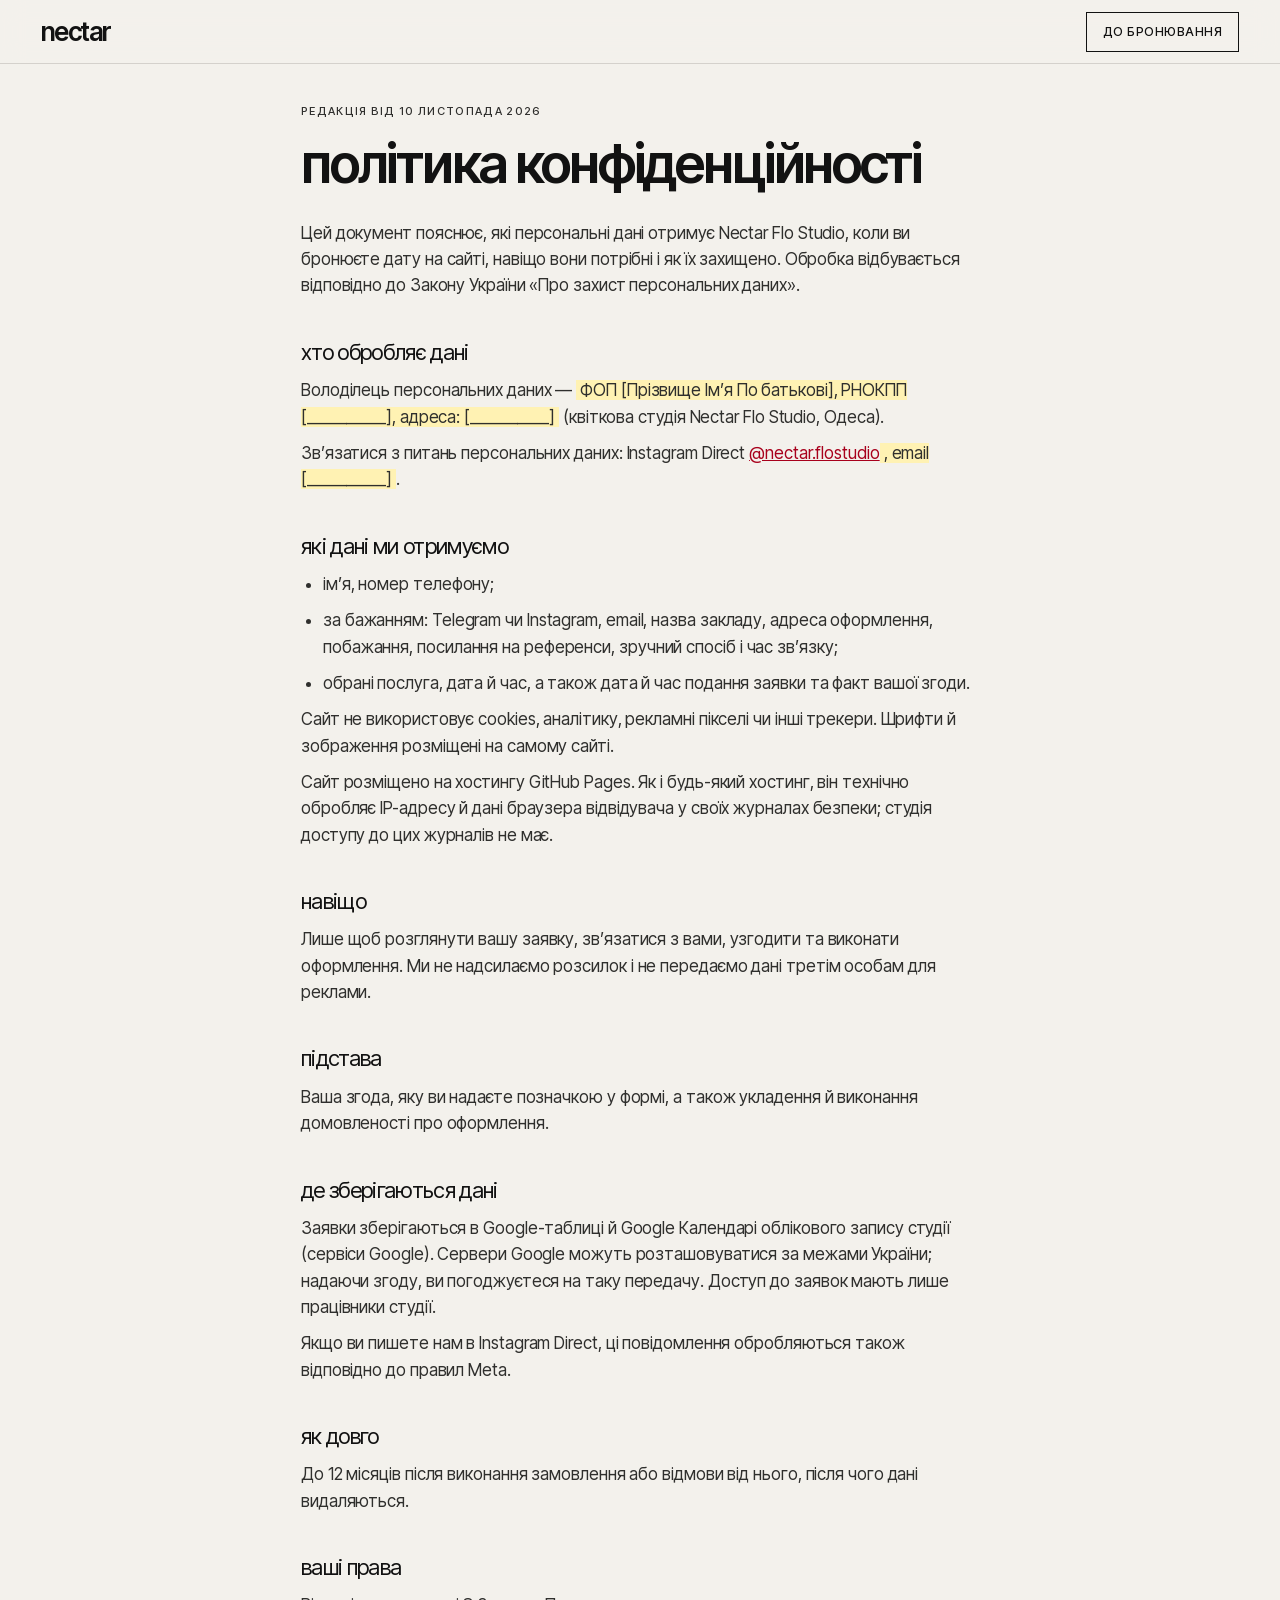
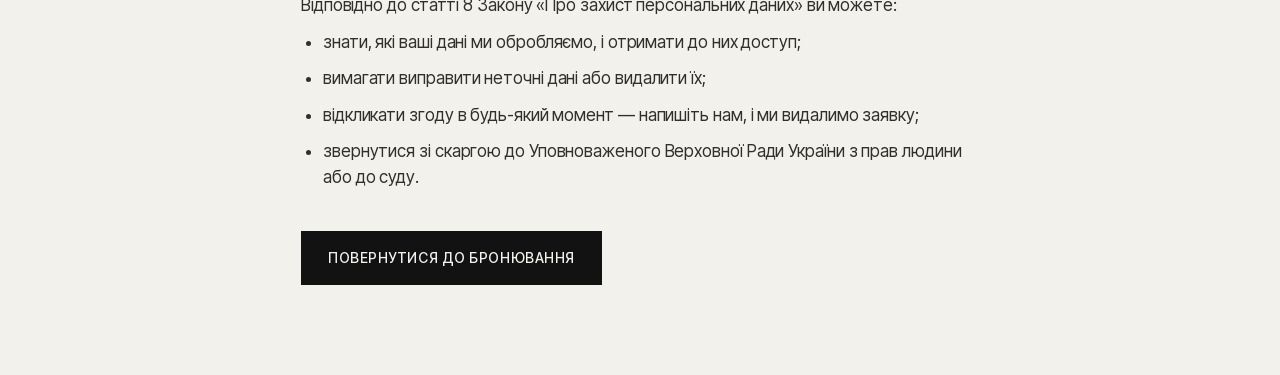
<file: privacy.html>
<!doctype html>
<html lang="uk">
<head>
  <meta charset="utf-8">
  <meta name="viewport" content="width=device-width, initial-scale=1">
  <title>Політика конфіденційності — Nectar Flo Studio</title>
  <meta name="description" content="Як Nectar Flo Studio обробляє персональні дані із заявок на бронювання.">
  <meta name="robots" content="noindex">
  <link rel="icon" href="assets/img/favicon.svg" type="image/svg+xml">
  <link rel="stylesheet" href="assets/fonts/fonts.css?v=40">
  <link rel="stylesheet" href="assets/css/style.css?v=40">
  <style>
    .mono { font: 500 11px/1.3 var(--sans); letter-spacing: .12em; text-transform: uppercase; color: var(--stone); }

    .doc { max-width: 760px; margin: 0 auto; padding: calc(var(--hd) + 40px) var(--m) 80px; }
    .doc h1 { font: 600 clamp(2rem, 5vw, 3.4rem)/1.02 var(--sans); letter-spacing: -.04em; margin: 18px 0 28px; }
    .doc h2 { font: 400 22px/1.2 var(--sans); letter-spacing: -.03em; margin: 40px 0 12px; }
    .doc p, .doc li { color: #2f2f2d; margin-bottom: 10px; }
    .doc ul { list-style: disc; padding-left: 22px; }
    .doc .todo { background: #fff2b3; padding: 0 4px; }
    .doc a:not(.btn) { color: var(--red); }
  </style>
</head>
<body>
  <header class="hd is-solid is-compact">
    <div class="hd__in">
      <a class="hd__logo" href="./" aria-label="Nectar Flo Studio — на головну">nectar</a>
      <a class="btn btn--ghost btn--sm" href="./#booking">До бронювання</a>
    </div>
  </header>

  <main class="doc" id="main">
    <p class="mono">редакція від 10 листопада 2026</p>
    <h1>політика конфіденційності</h1>

    <p>Цей документ пояснює, які персональні дані отримує Nectar Flo Studio, коли ви бронюєте дату на сайті, навіщо вони потрібні і як їх захищено. Обробка відбувається відповідно до Закону України «Про захист персональних даних».</p>

    <h2>хто обробляє дані</h2>
    <p>Володілець персональних даних — <span class="todo">ФОП [Прізвище Імʼя По батькові], РНОКПП [__________], адреса: [__________]</span> (квіткова студія Nectar Flo Studio, Одеса).</p>
    <p>Звʼязатися з питань персональних даних: Instagram Direct <a href="https://ig.me/m/nectar.flostudio">@nectar.flostudio</a><span class="todo">, email [__________]</span>.</p>

    <h2>які дані ми отримуємо</h2>
    <ul>
      <li>імʼя, номер телефону;</li>
      <li>за бажанням: Telegram чи Instagram, email, назва закладу, адреса оформлення, побажання, посилання на референси, зручний спосіб і час звʼязку;</li>
      <li>обрані послуга, дата й час, а також дата й час подання заявки та факт вашої згоди.</li>
    </ul>
    <p>Сайт не використовує cookies, аналітику, рекламні пікселі чи інші трекери. Шрифти й зображення розміщені на самому сайті.</p>
    <p>Сайт розміщено на хостингу GitHub Pages. Як і будь-який хостинг, він технічно обробляє IP-адресу й дані браузера відвідувача у своїх журналах безпеки; студія доступу до цих журналів не має.</p>

    <h2>навіщо</h2>
    <p>Лише щоб розглянути вашу заявку, звʼязатися з вами, узгодити та виконати оформлення. Ми не надсилаємо розсилок і не передаємо дані третім особам для реклами.</p>

    <h2>підстава</h2>
    <p>Ваша згода, яку ви надаєте позначкою у формі, а також укладення й виконання домовленості про оформлення.</p>

    <h2>де зберігаються дані</h2>
    <p>Заявки зберігаються в Google-таблиці й Google Календарі облікового запису студії (сервіси Google). Сервери Google можуть розташовуватися за межами України; надаючи згоду, ви погоджуєтеся на таку передачу. Доступ до заявок мають лише працівники студії.</p>
    <p>Якщо ви пишете нам в Instagram Direct, ці повідомлення обробляються також відповідно до правил Meta.</p>

    <h2>як довго</h2>
    <p>До 12 місяців після виконання замовлення або відмови від нього, після чого дані видаляються.</p>

    <h2>ваші права</h2>
    <p>Відповідно до статті 8 Закону «Про захист персональних даних» ви можете:</p>
    <ul>
      <li>знати, які ваші дані ми обробляємо, і отримати до них доступ;</li>
      <li>вимагати виправити неточні дані або видалити їх;</li>
      <li>відкликати згоду в будь-який момент — напишіть нам, і ми видалимо заявку;</li>
      <li>звернутися зі скаргою до Уповноваженого Верховної Ради України з прав людини або до суду.</li>
    </ul>

    <p style="margin-top:40px"><a class="btn btn--ink" href="./#booking">повернутися до бронювання</a></p>
  </main>
</body>
</html>
</file>
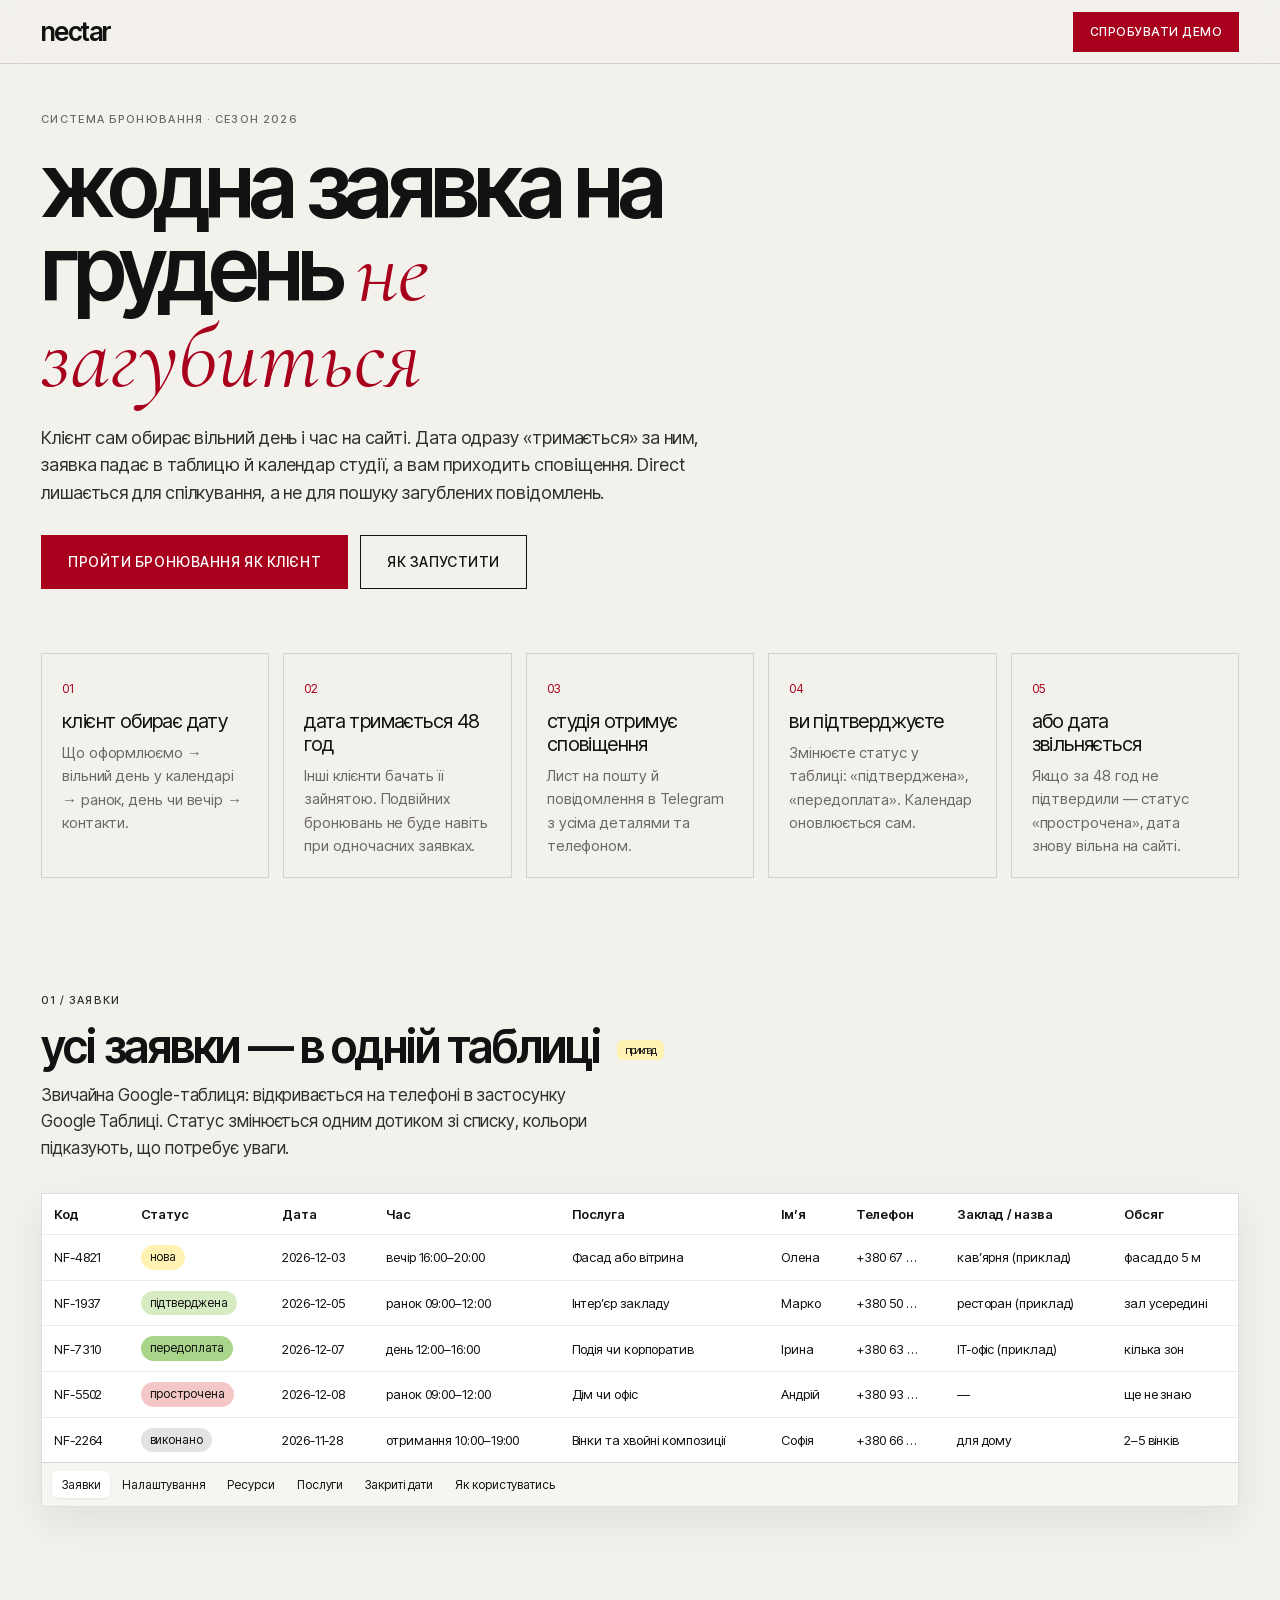
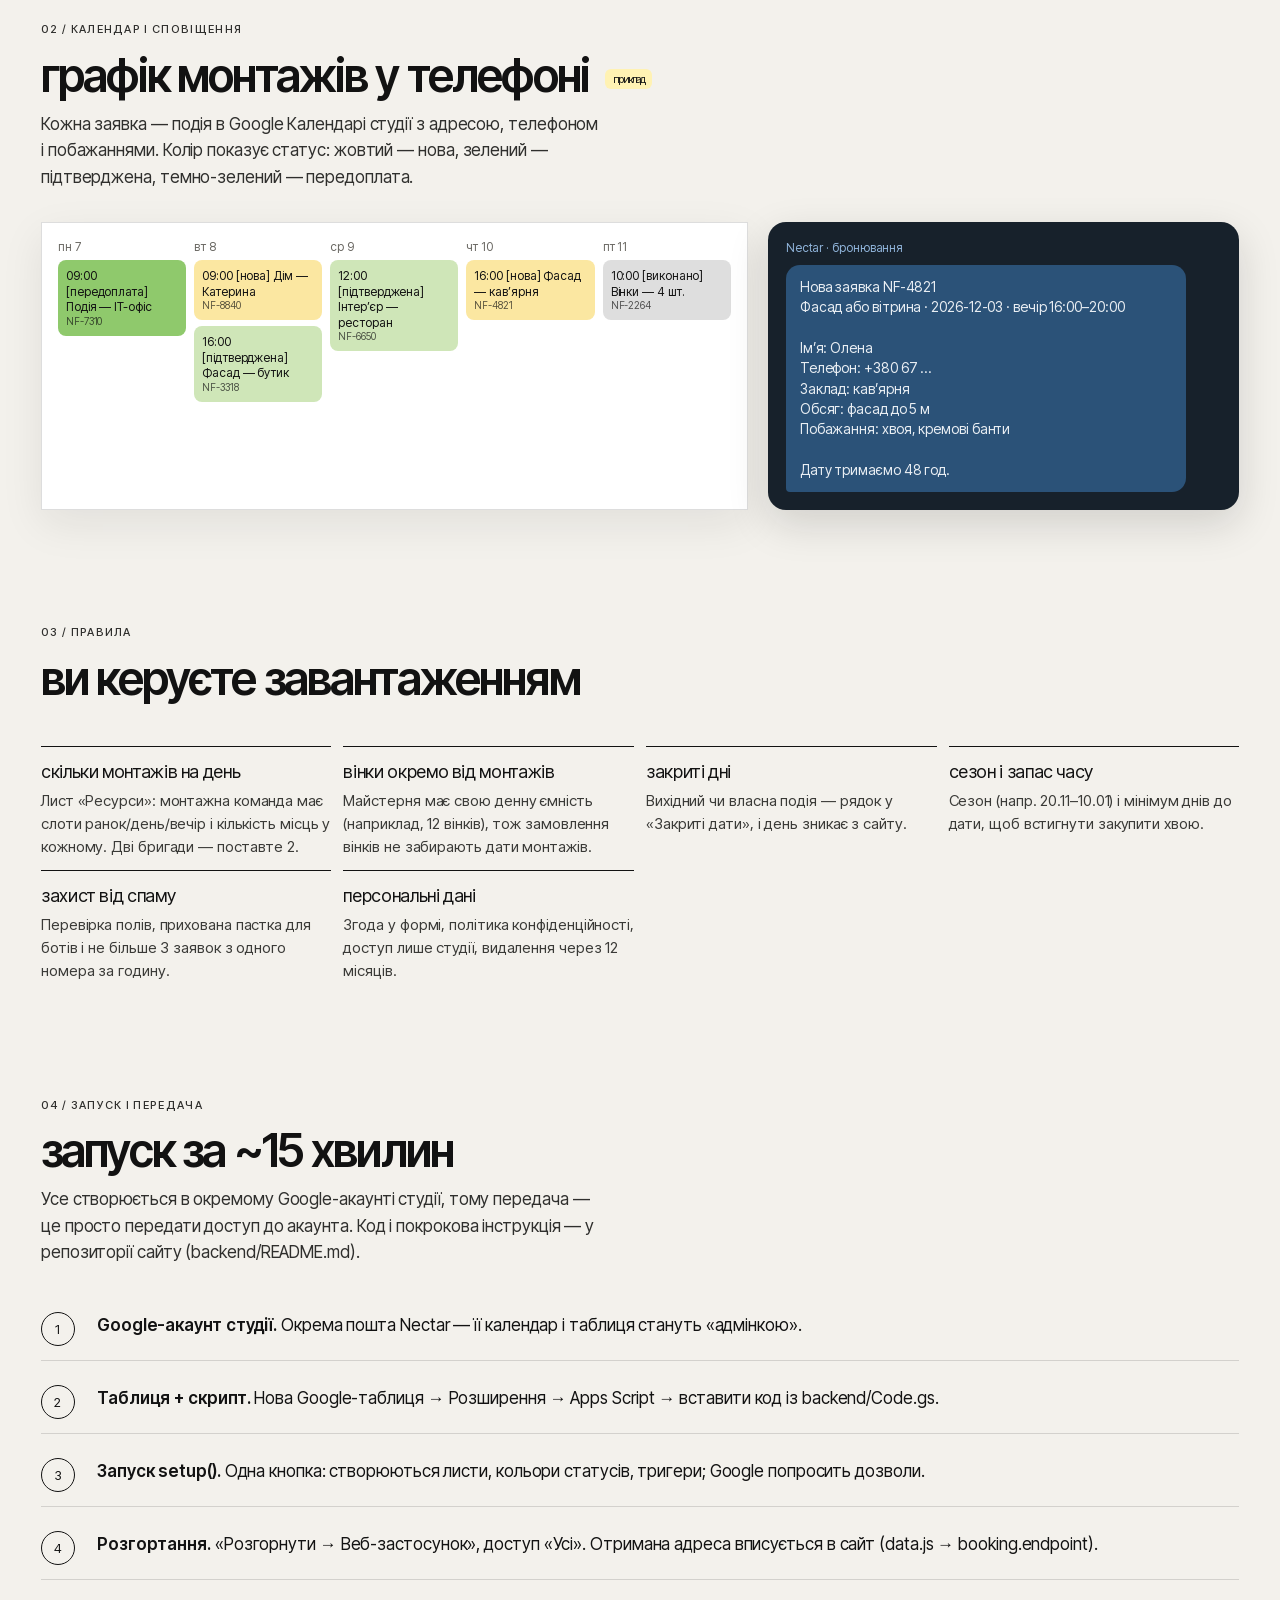
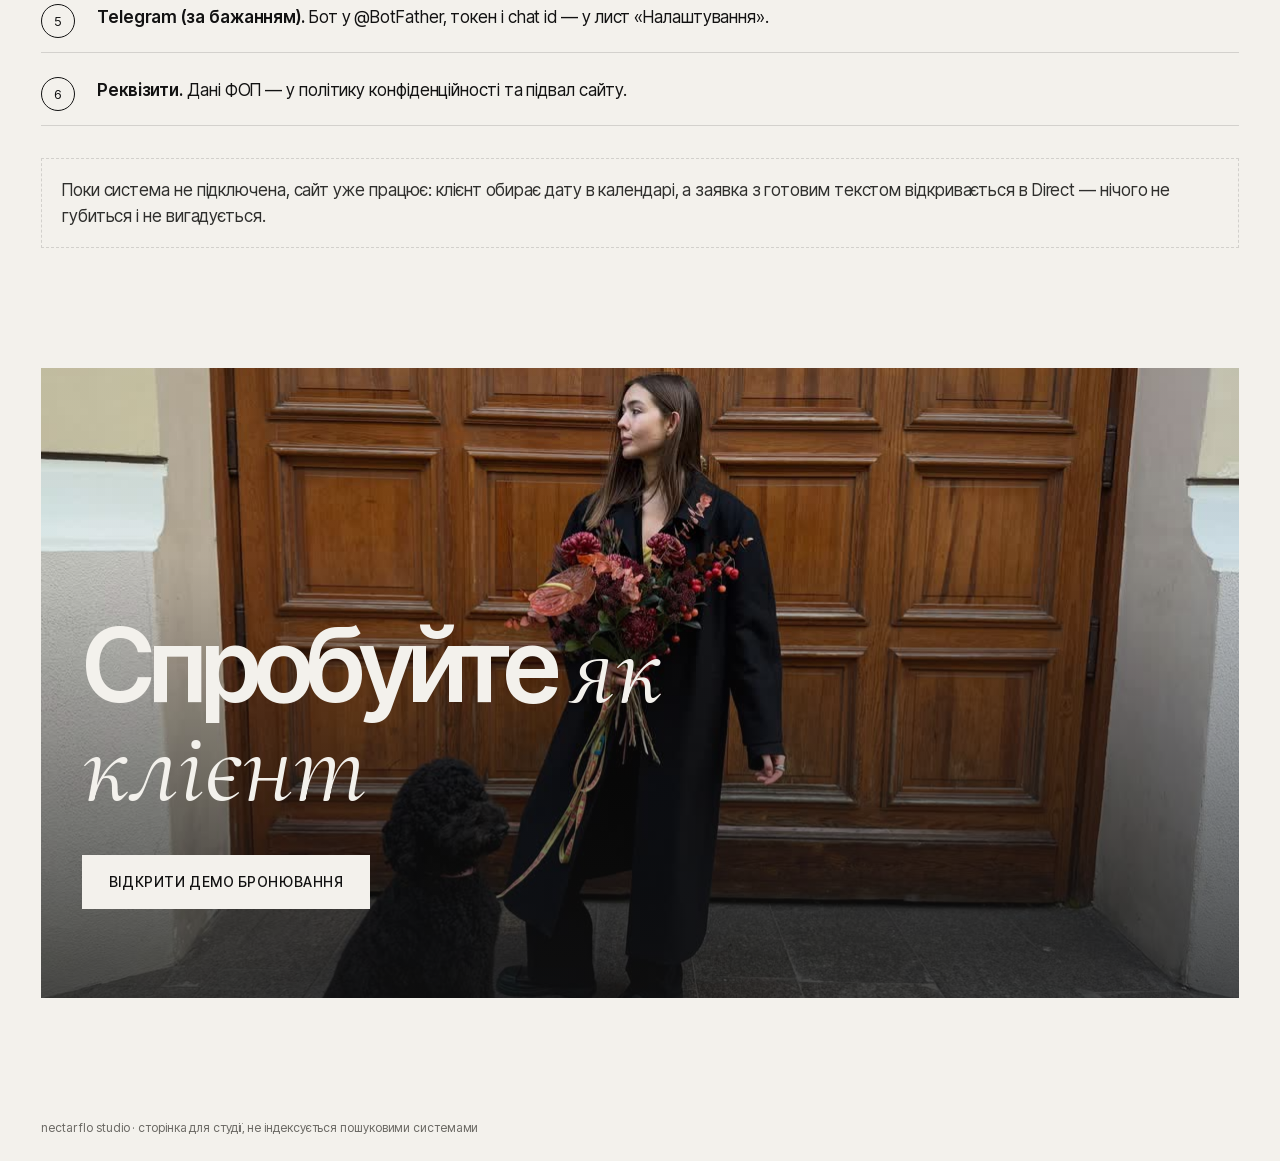
<file: studio.html>
<!doctype html>
<html lang="uk">
<head>
  <meta charset="utf-8">
  <meta name="viewport" content="width=device-width, initial-scale=1">
  <title>Система бронювання — Nectar Flo Studio</title>
  <meta name="description" content="Як працює онлайн-бронювання дат для Nectar Flo Studio: заявки в Google Таблиці, події в календарі, сповіщення в Telegram.">
  <meta name="robots" content="noindex">
  <link rel="icon" href="assets/img/favicon.svg" type="image/svg+xml">
  <link rel="stylesheet" href="assets/fonts/fonts.css?v=40">
  <link rel="stylesheet" href="assets/css/style.css?v=40">
  <style>
    .mono { font: 500 11px/1.3 var(--sans); letter-spacing: .12em; text-transform: uppercase; color: var(--stone); }

    .st { max-width: var(--max); margin: 0 auto; padding: calc(var(--hd) + 48px) var(--m) 0; }
    .st h1 { font: 600 clamp(2.6rem, 7vw, 7rem)/.92 var(--sans); letter-spacing: -.055em; margin: 18px 0 24px; max-width: 14ch; }
    .st h1 em { color: var(--red); font-weight: 400; }
    .st__lead { max-width: 60ch; font-size: clamp(16px, 1.4vw, 20px); color: #2f2f2d; }
    .st__cta { display: flex; flex-wrap: wrap; gap: 12px; margin-top: 28px; }
    .flow { display: grid; gap: 14px; margin: 64px 0 0; grid-template-columns: repeat(auto-fit, minmax(min(100%, 220px), 1fr)); counter-reset: f; }
    .flow li { background: var(--paper); border: 1px solid var(--line); border-radius: 0; padding: 20px; position: relative; }
    .flow li::before { counter-increment: f; content: counter(f, decimal-leading-zero); font: 400 12px var(--sans); color: var(--red); }
    .flow h3 { font: 400 20px/1.15 var(--sans); letter-spacing: -.03em; margin: 10px 0 8px; }
    .flow p { font-size: 15px; color: var(--stone); }
    .blk { margin-top: clamp(72px, 9vw, 120px); display: grid; gap: 32px; }
    .blk__head h2 { font: 600 clamp(1.8rem, 3.6vw, 3rem)/1.05 var(--sans); letter-spacing: -.04em; margin: 14px 0 12px; }
    .blk__head p { max-width: 56ch; color: #2f2f2d; }
    .tag-ex { display: inline-block; margin-left: 8px; padding: 3px 8px; border-radius: 6px; background: #fff2b3; font: 400 11px var(--sans); vertical-align: middle; }
    /* макет таблиці */
    .sheet-mock { overflow-x: auto; border-radius: 0; border: 1px solid var(--line); background: #fff; box-shadow: 0 14px 40px rgba(20,20,20,.08); }
    .sheet-mock table { border-collapse: collapse; min-width: 860px; width: 100%; font-size: 13px; }
    .sheet-mock th { background: var(--nectar); text-align: left; font-weight: 600; padding: 10px 12px; white-space: nowrap; }
    .sheet-mock td { padding: 10px 12px; border-top: 1px solid #ecebe7; white-space: nowrap; }
    .sheet-mock .tabs { display: flex; gap: 2px; padding: 8px 10px; background: #f6f5f2; border-top: 1px solid var(--line); font: 400 12px var(--sans); min-width: 860px; }
    .sheet-mock .tabs span { padding: 6px 10px; border-radius: 6px; }
    .sheet-mock .tabs span.on { background: #fff; box-shadow: 0 1px 2px rgba(0,0,0,.08); }
    .s { display: inline-block; padding: 3px 9px; border-radius: 999px; font-size: 12px; }
    .s--new { background: #fff2b3; } .s--conf { background: #d8ecc4; } .s--paid { background: #a8d58a; } .s--done { background: #e3e3e3; } .s--exp { background: #f4c7c7; }
    /* календар + повідомлення */
    .duo { display: grid; gap: 20px; grid-template-columns: minmax(0, 1fr); }
    .week { background: #fff; border-radius: 0; border: 1px solid var(--line); padding: 16px; display: grid; grid-template-columns: repeat(5, minmax(0, 1fr)); gap: 8px; box-shadow: 0 14px 40px rgba(20,20,20,.08); }
    .week__d { display: grid; gap: 6px; align-content: start; min-height: 220px; }
    .week__d b { font: 400 12px var(--sans); color: var(--stone); font-weight: 400; }
    .ev { border-radius: 8px; padding: 8px; font-size: 12px; line-height: 1.3; }
    .ev small { display: block; opacity: .7; }
    .ev--new { background: #fbe7a1; } .ev--conf { background: #cfe6b8; } .ev--paid { background: #8fc96c; } .ev--done { background: #dedede; }
    .tg { background: #17212b; color: #e9eef3; border-radius: 18px; padding: 18px; display: grid; gap: 10px; align-content: start; box-shadow: 0 14px 40px rgba(20,20,20,.15); }
    .tg__bubble { background: #2b5278; border-radius: 14px 14px 14px 4px; padding: 12px 14px; font-size: 14px; line-height: 1.45; white-space: pre-line; max-width: 92%; }
    .tg__who { font: 400 12px var(--sans); color: #8fb3d9; }
    .rules { display: grid; gap: 12px; grid-template-columns: repeat(auto-fit, minmax(min(100%, 260px), 1fr)); }
    .rules li { border-top: 1px solid var(--ink); padding-top: 14px; }
    .rules h3 { font: 400 18px/1.2 var(--sans); letter-spacing: -.02em; margin-bottom: 6px; }
    .rules p { font-size: 15px; color: #3a3a37; }
    .setup { counter-reset: s; display: grid; gap: 10px; }
    .setup li { display: grid; grid-template-columns: 44px 1fr; gap: 12px; align-items: start; padding: 14px 0; border-bottom: 1px solid var(--line); }
    .setup li::before { counter-increment: s; content: counter(s); width: 34px; height: 34px; border-radius: 50%; border: 1px solid var(--ink); display: grid; place-items: center; font: 400 13px var(--sans); }
    .setup b { font-weight: 600; }
    .note-box { background: var(--paper); border: 1px dashed var(--line); border-radius: 0; padding: 18px 20px; color: #2f2f2d; }
    @media (min-width: 960px) { .duo { grid-template-columns: 3fr 2fr; } }
  </style>
</head>
<body>
  <header class="hd is-solid is-compact">
    <div class="hd__in">
      <a class="hd__logo" href="./" aria-label="Nectar Flo Studio — на головну">nectar</a>
      <a class="btn btn--red btn--sm" href="./?demo=1#booking">Спробувати демо</a>
    </div>
  </header>

  <main class="st" id="main">
    <p class="mono">система бронювання · сезон 2026</p>
    <h1>жодна заявка на грудень <em>не загубиться</em></h1>
    <p class="st__lead">Клієнт сам обирає вільний день і час на сайті. Дата одразу «тримається» за ним, заявка падає в таблицю й календар студії, а вам приходить сповіщення. Direct лишається для спілкування, а не для пошуку загублених повідомлень.</p>
    <div class="st__cta">
      <a class="btn btn--red" href="./?demo=1#booking">пройти бронювання як клієнт</a>
      <a class="btn btn--ghost" href="#setup">як запустити</a>
    </div>

    <ol class="flow">
      <li><h3>клієнт обирає дату</h3><p>Що оформлюємо → вільний день у календарі → ранок, день чи вечір → контакти.</p></li>
      <li><h3>дата тримається 48 год</h3><p>Інші клієнти бачать її зайнятою. Подвійних бронювань не буде навіть при одночасних заявках.</p></li>
      <li><h3>студія отримує сповіщення</h3><p>Лист на пошту й повідомлення в Telegram з усіма деталями та телефоном.</p></li>
      <li><h3>ви підтверджуєте</h3><p>Змінюєте статус у таблиці: «підтверджена», «передоплата». Календар оновлюється сам.</p></li>
      <li><h3>або дата звільняється</h3><p>Якщо за 48 год не підтвердили — статус «прострочена», дата знову вільна на сайті.</p></li>
    </ol>

    <section class="blk" aria-labelledby="b1">
      <div class="blk__head">
        <p class="mono">01 / заявки</p>
        <h2 id="b1">усі заявки — в одній таблиці <span class="tag-ex">приклад</span></h2>
        <p>Звичайна Google-таблиця: відкривається на телефоні в застосунку Google Таблиці. Статус змінюється одним дотиком зі списку, кольори підказують, що потребує уваги.</p>
      </div>
      <div class="sheet-mock" role="img" aria-label="Приклад таблиці заявок з колонками код, статус, дата, час, послуга, імʼя, телефон, заклад">
        <table>
          <thead><tr><th>Код</th><th>Статус</th><th>Дата</th><th>Час</th><th>Послуга</th><th>Імʼя</th><th>Телефон</th><th>Заклад / назва</th><th>Обсяг</th></tr></thead>
          <tbody>
            <tr><td>NF-4821</td><td><span class="s s--new">нова</span></td><td>2026-12-03</td><td>вечір 16:00–20:00</td><td>Фасад або вітрина</td><td>Олена</td><td>+380 67 …</td><td>кавʼярня (приклад)</td><td>фасад до 5 м</td></tr>
            <tr><td>NF-1937</td><td><span class="s s--conf">підтверджена</span></td><td>2026-12-05</td><td>ранок 09:00–12:00</td><td>Інтерʼєр закладу</td><td>Марко</td><td>+380 50 …</td><td>ресторан (приклад)</td><td>зал усередині</td></tr>
            <tr><td>NF-7310</td><td><span class="s s--paid">передоплата</span></td><td>2026-12-07</td><td>день 12:00–16:00</td><td>Подія чи корпоратив</td><td>Ірина</td><td>+380 63 …</td><td>IT-офіс (приклад)</td><td>кілька зон</td></tr>
            <tr><td>NF-5502</td><td><span class="s s--exp">прострочена</span></td><td>2026-12-08</td><td>ранок 09:00–12:00</td><td>Дім чи офіс</td><td>Андрій</td><td>+380 93 …</td><td>—</td><td>ще не знаю</td></tr>
            <tr><td>NF-2264</td><td><span class="s s--done">виконано</span></td><td>2026-11-28</td><td>отримання 10:00–19:00</td><td>Вінки та хвойні композиції</td><td>Софія</td><td>+380 66 …</td><td>для дому</td><td>2–5 вінків</td></tr>
          </tbody>
        </table>
        <div class="tabs" aria-hidden="true"><span class="on">Заявки</span><span>Налаштування</span><span>Ресурси</span><span>Послуги</span><span>Закриті дати</span><span>Як користуватись</span></div>
      </div>
    </section>

    <section class="blk" aria-labelledby="b2">
      <div class="blk__head">
        <p class="mono">02 / календар і сповіщення</p>
        <h2 id="b2">графік монтажів у телефоні <span class="tag-ex">приклад</span></h2>
        <p>Кожна заявка — подія в Google Календарі студії з адресою, телефоном і побажаннями. Колір показує статус: жовтий — нова, зелений — підтверджена, темно-зелений — передоплата.</p>
      </div>
      <div class="duo">
        <div class="week" role="img" aria-label="Приклад тижня в календарі з подіями монтажів">
          <div class="week__d"><b>пн 7</b><div class="ev ev--paid">09:00 [передоплата] Подія — IT-офіс<small>NF-7310</small></div></div>
          <div class="week__d"><b>вт 8</b><div class="ev ev--new">09:00 [нова] Дім — Катерина<small>NF-8840</small></div><div class="ev ev--conf">16:00 [підтверджена] Фасад — бутик<small>NF-3318</small></div></div>
          <div class="week__d"><b>ср 9</b><div class="ev ev--conf">12:00 [підтверджена] Інтерʼєр — ресторан<small>NF-6650</small></div></div>
          <div class="week__d"><b>чт 10</b><div class="ev ev--new">16:00 [нова] Фасад — кавʼярня<small>NF-4821</small></div></div>
          <div class="week__d"><b>пт 11</b><div class="ev ev--done">10:00 [виконано] Вінки — 4 шт.<small>NF-2264</small></div></div>
        </div>
        <div class="tg" role="img" aria-label="Приклад сповіщення в Telegram про нову заявку">
          <span class="tg__who">Nectar · бронювання</span>
          <div class="tg__bubble">Нова заявка NF-4821
Фасад або вітрина · 2026-12-03 · вечір 16:00–20:00

Імʼя: Олена
Телефон: +380 67 …
Заклад: кавʼярня
Обсяг: фасад до 5 м
Побажання: хвоя, кремові банти

Дату тримаємо 48 год.</div>
        </div>
      </div>
    </section>

    <section class="blk" aria-labelledby="b3">
      <div class="blk__head">
        <p class="mono">03 / правила</p>
        <h2 id="b3">ви керуєте завантаженням</h2>
      </div>
      <ul class="rules">
        <li><h3>скільки монтажів на день</h3><p>Лист «Ресурси»: монтажна команда має слоти ранок/день/вечір і кількість місць у кожному. Дві бригади — поставте 2.</p></li>
        <li><h3>вінки окремо від монтажів</h3><p>Майстерня має свою денну ємність (наприклад, 12 вінків), тож замовлення вінків не забирають дати монтажів.</p></li>
        <li><h3>закриті дні</h3><p>Вихідний чи власна подія — рядок у «Закриті дати», і день зникає з сайту.</p></li>
        <li><h3>сезон і запас часу</h3><p>Сезон (напр. 20.11–10.01) і мінімум днів до дати, щоб встигнути закупити хвою.</p></li>
        <li><h3>захист від спаму</h3><p>Перевірка полів, прихована пастка для ботів і не більше 3 заявок з одного номера за годину.</p></li>
        <li><h3>персональні дані</h3><p>Згода у формі, політика конфіденційності, доступ лише студії, видалення через 12 місяців.</p></li>
      </ul>
    </section>

    <section class="blk" id="setup" aria-labelledby="b4">
      <div class="blk__head">
        <p class="mono">04 / запуск і передача</p>
        <h2 id="b4">запуск за ~15 хвилин</h2>
        <p>Усе створюється в окремому Google-акаунті студії, тому передача — це просто передати доступ до акаунта. Код і покрокова інструкція — у репозиторії сайту (backend/README.md).</p>
      </div>
      <ol class="setup">
        <li><span><b>Google-акаунт студії.</b> Окрема пошта Nectar — її календар і таблиця стануть «адмінкою».</span></li>
        <li><span><b>Таблиця + скрипт.</b> Нова Google-таблиця → Розширення → Apps Script → вставити код із backend/Code.gs.</span></li>
        <li><span><b>Запуск setup().</b> Одна кнопка: створюються листи, кольори статусів, тригери; Google попросить дозволи.</span></li>
        <li><span><b>Розгортання.</b> «Розгорнути → Веб-застосунок», доступ «Усі». Отримана адреса вписується в сайт (data.js → booking.endpoint).</span></li>
        <li><span><b>Telegram (за бажанням).</b> Бот у @BotFather, токен і chat id — у лист «Налаштування».</span></li>
        <li><span><b>Реквізити.</b> Дані ФОП — у політику конфіденційності та підвал сайту.</span></li>
      </ol>
      <p class="note-box">Поки система не підключена, сайт уже працює: клієнт обирає дату в календарі, а заявка з готовим текстом відкривається в Direct — нічого не губиться і не вигадується.</p>
    </section>

    <section class="final" style="min-height:70vh;margin-top:120px" aria-labelledby="cta-title">
      <figure class="final__img"><img src="assets/photos/dogs.jpg" width="1200" height="900" alt=""></figure>
      <div class="final__body wrap">
        <h2 class="final__title" id="cta-title">Спробуйте <em>як клієнт</em></h2>
        <div class="final__actions"><a class="btn btn--light" href="./?demo=1#booking">Відкрити демо бронювання</a></div>
      </div>
    </section>
  </main>
  <footer class="ft"><p class="ft__bottom wrap">nectar flo studio · сторінка для студії, не індексується пошуковими системами</p></footer>
</body>
</html>
</file>
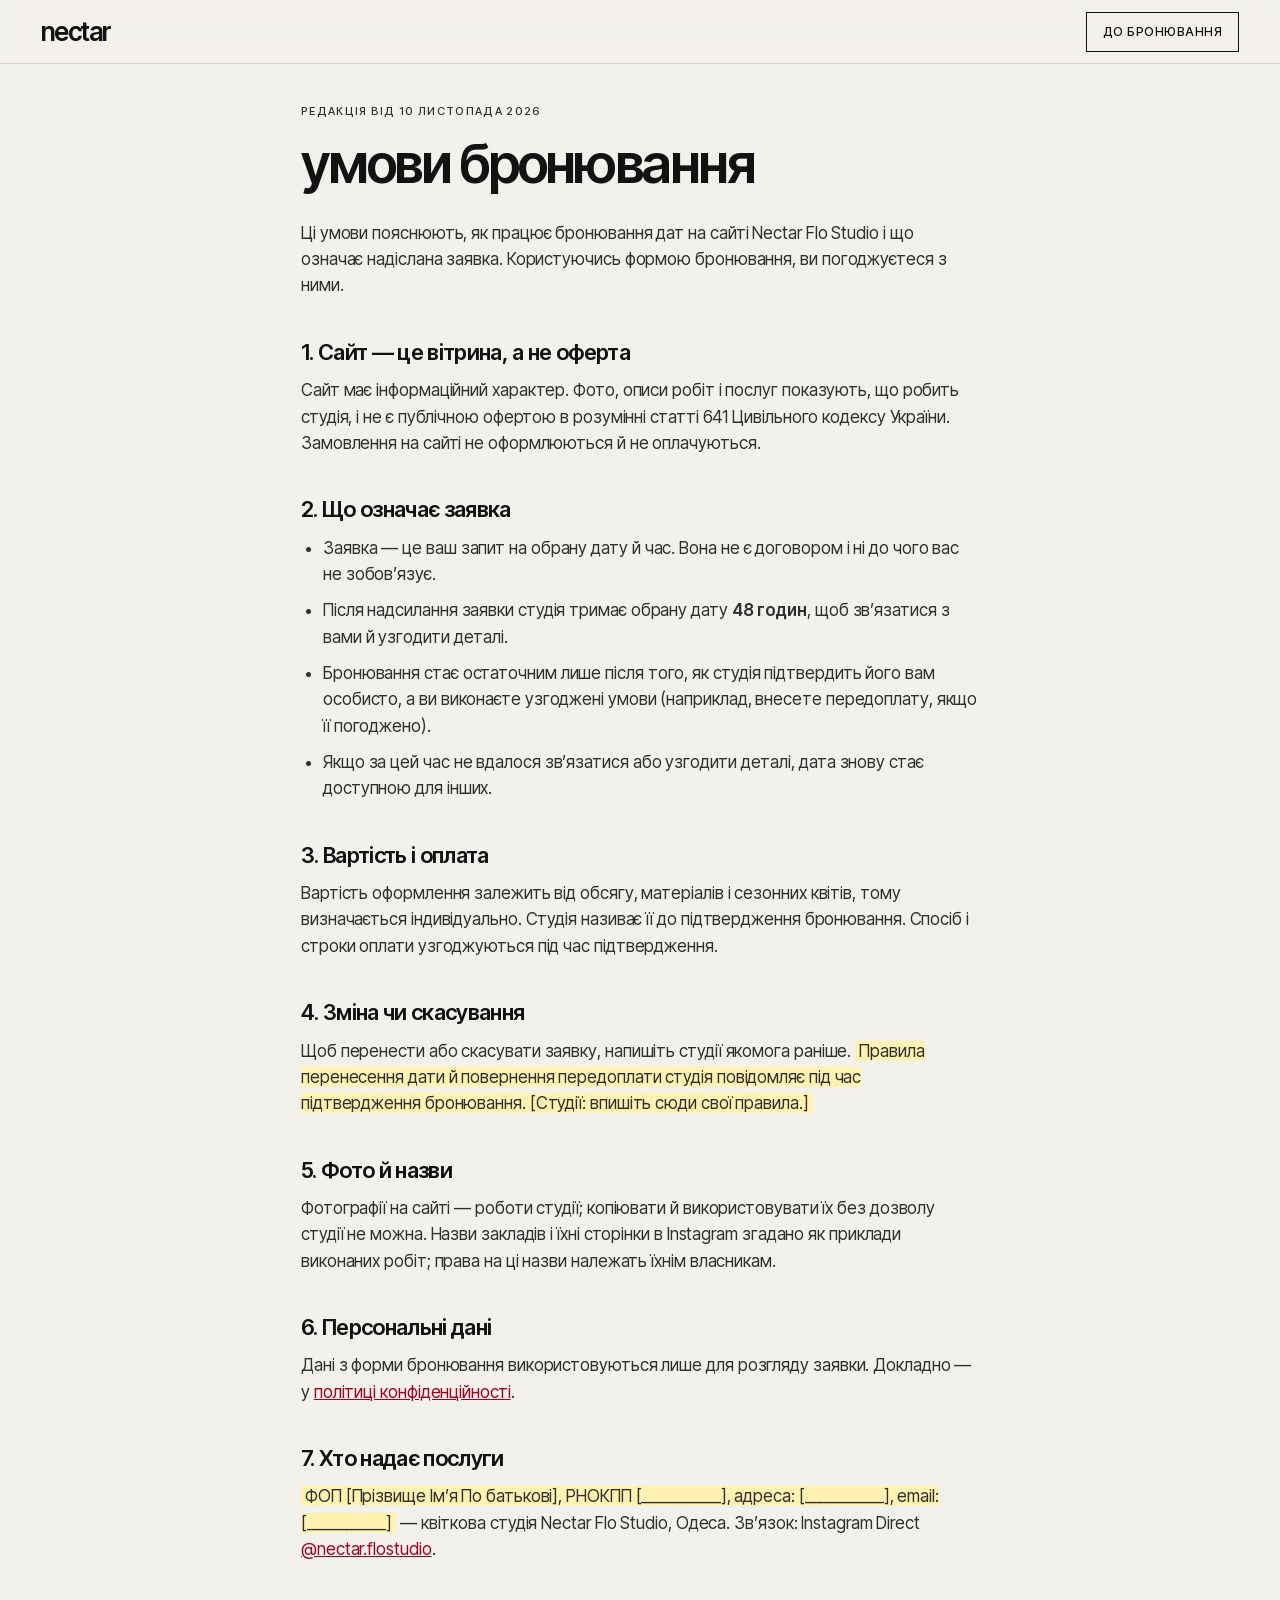
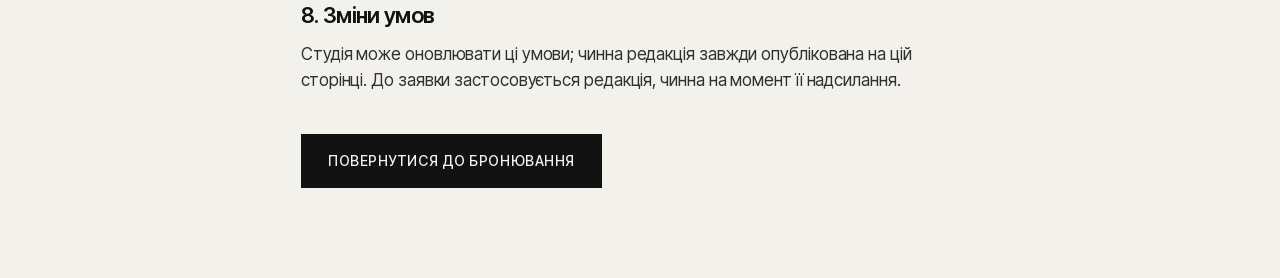
<file: terms.html>
<!doctype html>
<html lang="uk">
<head>
  <meta charset="utf-8">
  <meta name="viewport" content="width=device-width, initial-scale=1">
  <title>Умови бронювання — Nectar Flo Studio</title>
  <meta name="description" content="Умови бронювання дат і користування сайтом Nectar Flo Studio.">
  <meta name="robots" content="noindex">
  <link rel="icon" href="assets/img/favicon.svg" type="image/svg+xml">
  <link rel="stylesheet" href="assets/fonts/fonts.css?v=40">
  <link rel="stylesheet" href="assets/css/style.css?v=40">
  <style>
    .mono { font: 500 11px/1.3 var(--sans); letter-spacing: .12em; text-transform: uppercase; color: var(--stone); }
    .doc { max-width: 760px; margin: 0 auto; padding: calc(var(--hd) + 40px) var(--m) 80px; }
    .doc h1 { font: 600 clamp(2rem, 5vw, 3.4rem)/1.02 var(--sans); letter-spacing: -.04em; margin: 18px 0 28px; }
    .doc h2 { font: 600 22px/1.2 var(--sans); letter-spacing: -.03em; margin: 40px 0 12px; }
    .doc p, .doc li { color: #2f2f2d; margin-bottom: 10px; }
    .doc ul { list-style: disc; padding-left: 22px; }
    .doc .todo { background: #fff2b3; padding: 0 4px; }
    .doc a:not(.btn) { color: var(--red); }
  </style>
</head>
<body>
  <header class="hd is-solid is-compact">
    <div class="hd__in">
      <a class="hd__logo" href="./" aria-label="Nectar Flo Studio — на головну">nectar</a>
      <a class="btn btn--ghost btn--sm" href="./#booking">До бронювання</a>
    </div>
  </header>

  <main class="doc" id="main">
    <p class="mono">редакція від 10 листопада 2026</p>
    <h1>умови бронювання</h1>

    <p>Ці умови пояснюють, як працює бронювання дат на сайті Nectar Flo Studio і що означає надіслана заявка. Користуючись формою бронювання, ви погоджуєтеся з ними.</p>

    <h2>1. Сайт — це вітрина, а не оферта</h2>
    <p>Сайт має інформаційний характер. Фото, описи робіт і послуг показують, що робить студія, і не є публічною офертою в розумінні статті 641 Цивільного кодексу України. Замовлення на сайті не оформлюються й не оплачуються.</p>

    <h2>2. Що означає заявка</h2>
    <ul>
      <li>Заявка — це ваш запит на обрану дату й час. Вона не є договором і ні до чого вас не зобовʼязує.</li>
      <li>Після надсилання заявки студія тримає обрану дату <strong>48 годин</strong>, щоб звʼязатися з вами й узгодити деталі.</li>
      <li>Бронювання стає остаточним лише після того, як студія підтвердить його вам особисто, а ви виконаєте узгоджені умови (наприклад, внесете передоплату, якщо її погоджено).</li>
      <li>Якщо за цей час не вдалося звʼязатися або узгодити деталі, дата знову стає доступною для інших.</li>
    </ul>

    <h2>3. Вартість і оплата</h2>
    <p>Вартість оформлення залежить від обсягу, матеріалів і сезонних квітів, тому визначається індивідуально. Студія називає її до підтвердження бронювання. Спосіб і строки оплати узгоджуються під час підтвердження.</p>

    <h2>4. Зміна чи скасування</h2>
    <p>Щоб перенести або скасувати заявку, напишіть студії якомога раніше. <span class="todo">Правила перенесення дати й повернення передоплати студія повідомляє під час підтвердження бронювання. [Студії: впишіть сюди свої правила.]</span></p>

    <h2>5. Фото й назви</h2>
    <p>Фотографії на сайті — роботи студії; копіювати й використовувати їх без дозволу студії не можна. Назви закладів і їхні сторінки в Instagram згадано як приклади виконаних робіт; права на ці назви належать їхнім власникам.</p>

    <h2>6. Персональні дані</h2>
    <p>Дані з форми бронювання використовуються лише для розгляду заявки. Докладно — у <a href="privacy.html">політиці конфіденційності</a>.</p>

    <h2>7. Хто надає послуги</h2>
    <p><span class="todo">ФОП [Прізвище Імʼя По батькові], РНОКПП [__________], адреса: [__________], email: [__________]</span> — квіткова студія Nectar Flo Studio, Одеса. Звʼязок: Instagram Direct <a href="https://ig.me/m/nectar.flostudio">@nectar.flostudio</a>.</p>

    <h2>8. Зміни умов</h2>
    <p>Студія може оновлювати ці умови; чинна редакція завжди опублікована на цій сторінці. До заявки застосовується редакція, чинна на момент її надсилання.</p>

    <p style="margin-top:40px"><a class="btn btn--ink" href="./#booking">Повернутися до бронювання</a></p>
  </main>
</body>
</html>
</file>
<file: assets/fonts/fonts.css>
/* Inter Tight, Cormorant Garamond — SIL Open Font License 1.1. Розміщені локально: сайт не робить запитів до Google. */
/* cyrillic-ext */
@font-face {
  font-family: 'Cormorant Garamond';
  font-style: italic;
  font-weight: 400;
  font-display: swap;
  src: url(../fonts/cormorant-garamond-400i-cyrillic-ext.woff2) format('woff2');
  unicode-range: U+0460-052F, U+1C80-1C8A, U+20B4, U+2DE0-2DFF, U+A640-A69F, U+FE2E-FE2F;
}
/* cyrillic */
@font-face {
  font-family: 'Cormorant Garamond';
  font-style: italic;
  font-weight: 400;
  font-display: swap;
  src: url(../fonts/cormorant-garamond-400i-cyrillic.woff2) format('woff2');
  unicode-range: U+0301, U+0400-045F, U+0490-0491, U+04B0-04B1, U+2116;
}
/* latin */
@font-face {
  font-family: 'Cormorant Garamond';
  font-style: italic;
  font-weight: 400;
  font-display: swap;
  src: url(../fonts/cormorant-garamond-400i-latin.woff2) format('woff2');
  unicode-range: U+0000-00FF, U+0131, U+0152-0153, U+02BB-02BC, U+02C6, U+02DA, U+02DC, U+0304, U+0308, U+0329, U+2000-206F, U+20AC, U+2122, U+2191, U+2193, U+2212, U+2215, U+FEFF, U+FFFD;
}
/* cyrillic-ext */
@font-face {
  font-family: 'Cormorant Garamond';
  font-style: italic;
  font-weight: 500;
  font-display: swap;
  src: url(../fonts/cormorant-garamond-500i-cyrillic-ext.woff2) format('woff2');
  unicode-range: U+0460-052F, U+1C80-1C8A, U+20B4, U+2DE0-2DFF, U+A640-A69F, U+FE2E-FE2F;
}
/* cyrillic */
@font-face {
  font-family: 'Cormorant Garamond';
  font-style: italic;
  font-weight: 500;
  font-display: swap;
  src: url(../fonts/cormorant-garamond-500i-cyrillic.woff2) format('woff2');
  unicode-range: U+0301, U+0400-045F, U+0490-0491, U+04B0-04B1, U+2116;
}
/* latin */
@font-face {
  font-family: 'Cormorant Garamond';
  font-style: italic;
  font-weight: 500;
  font-display: swap;
  src: url(../fonts/cormorant-garamond-500i-latin.woff2) format('woff2');
  unicode-range: U+0000-00FF, U+0131, U+0152-0153, U+02BB-02BC, U+02C6, U+02DA, U+02DC, U+0304, U+0308, U+0329, U+2000-206F, U+20AC, U+2122, U+2191, U+2193, U+2212, U+2215, U+FEFF, U+FFFD;
}
/* cyrillic-ext */
@font-face {
  font-family: 'Cormorant Garamond';
  font-style: normal;
  font-weight: 500;
  font-display: swap;
  src: url(../fonts/cormorant-garamond-500-cyrillic-ext.woff2) format('woff2');
  unicode-range: U+0460-052F, U+1C80-1C8A, U+20B4, U+2DE0-2DFF, U+A640-A69F, U+FE2E-FE2F;
}
/* cyrillic */
@font-face {
  font-family: 'Cormorant Garamond';
  font-style: normal;
  font-weight: 500;
  font-display: swap;
  src: url(../fonts/cormorant-garamond-500-cyrillic.woff2) format('woff2');
  unicode-range: U+0301, U+0400-045F, U+0490-0491, U+04B0-04B1, U+2116;
}
/* latin */
@font-face {
  font-family: 'Cormorant Garamond';
  font-style: normal;
  font-weight: 500;
  font-display: swap;
  src: url(../fonts/cormorant-garamond-500-latin.woff2) format('woff2');
  unicode-range: U+0000-00FF, U+0131, U+0152-0153, U+02BB-02BC, U+02C6, U+02DA, U+02DC, U+0304, U+0308, U+0329, U+2000-206F, U+20AC, U+2122, U+2191, U+2193, U+2212, U+2215, U+FEFF, U+FFFD;
}
/* cyrillic-ext */
@font-face {
  font-family: 'Inter Tight';
  font-style: normal;
  font-weight: 400;
  font-display: swap;
  src: url(../fonts/inter-tight-400-cyrillic-ext.woff2) format('woff2');
  unicode-range: U+0460-052F, U+1C80-1C8A, U+20B4, U+2DE0-2DFF, U+A640-A69F, U+FE2E-FE2F;
}
/* cyrillic */
@font-face {
  font-family: 'Inter Tight';
  font-style: normal;
  font-weight: 400;
  font-display: swap;
  src: url(../fonts/inter-tight-400-cyrillic.woff2) format('woff2');
  unicode-range: U+0301, U+0400-045F, U+0490-0491, U+04B0-04B1, U+2116;
}
/* latin */
@font-face {
  font-family: 'Inter Tight';
  font-style: normal;
  font-weight: 400;
  font-display: swap;
  src: url(../fonts/inter-tight-400-latin.woff2) format('woff2');
  unicode-range: U+0000-00FF, U+0131, U+0152-0153, U+02BB-02BC, U+02C6, U+02DA, U+02DC, U+0304, U+0308, U+0329, U+2000-206F, U+20AC, U+2122, U+2191, U+2193, U+2212, U+2215, U+FEFF, U+FFFD;
}
/* cyrillic-ext */
@font-face {
  font-family: 'Inter Tight';
  font-style: normal;
  font-weight: 500;
  font-display: swap;
  src: url(../fonts/inter-tight-500-cyrillic-ext.woff2) format('woff2');
  unicode-range: U+0460-052F, U+1C80-1C8A, U+20B4, U+2DE0-2DFF, U+A640-A69F, U+FE2E-FE2F;
}
/* cyrillic */
@font-face {
  font-family: 'Inter Tight';
  font-style: normal;
  font-weight: 500;
  font-display: swap;
  src: url(../fonts/inter-tight-500-cyrillic.woff2) format('woff2');
  unicode-range: U+0301, U+0400-045F, U+0490-0491, U+04B0-04B1, U+2116;
}
/* latin */
@font-face {
  font-family: 'Inter Tight';
  font-style: normal;
  font-weight: 500;
  font-display: swap;
  src: url(../fonts/inter-tight-500-latin.woff2) format('woff2');
  unicode-range: U+0000-00FF, U+0131, U+0152-0153, U+02BB-02BC, U+02C6, U+02DA, U+02DC, U+0304, U+0308, U+0329, U+2000-206F, U+20AC, U+2122, U+2191, U+2193, U+2212, U+2215, U+FEFF, U+FFFD;
}
/* cyrillic-ext */
@font-face {
  font-family: 'Inter Tight';
  font-style: normal;
  font-weight: 600;
  font-display: swap;
  src: url(../fonts/inter-tight-600-cyrillic-ext.woff2) format('woff2');
  unicode-range: U+0460-052F, U+1C80-1C8A, U+20B4, U+2DE0-2DFF, U+A640-A69F, U+FE2E-FE2F;
}
/* cyrillic */
@font-face {
  font-family: 'Inter Tight';
  font-style: normal;
  font-weight: 600;
  font-display: swap;
  src: url(../fonts/inter-tight-600-cyrillic.woff2) format('woff2');
  unicode-range: U+0301, U+0400-045F, U+0490-0491, U+04B0-04B1, U+2116;
}
/* latin */
@font-face {
  font-family: 'Inter Tight';
  font-style: normal;
  font-weight: 600;
  font-display: swap;
  src: url(../fonts/inter-tight-600-latin.woff2) format('woff2');
  unicode-range: U+0000-00FF, U+0131, U+0152-0153, U+02BB-02BC, U+02C6, U+02DA, U+02DC, U+0304, U+0308, U+0329, U+2000-206F, U+20AC, U+2122, U+2191, U+2193, U+2212, U+2215, U+FEFF, U+FFFD;
}
</file>
<file: assets/css/style.css>
/* ==========================================================================
   NECTAR FLO STUDIO — редакційна дизайн-система
   Шрифти: Inter Tight (гротеск: заголовки, текст, інтерфейс)
           Cormorant Garamond Italic (акценти в заголовках, підписи, числа)
   Колір: папір, туш, асфальт. Червоний антуріум — лише дії. Рожевий — лише бренд.
   Форма: гострі кути, тонкі лінійки, 12-колонкова сітка.
   Рух: рядки виїжджають з-під маски, фото відкриваються «завісою», точковий паралакс.
   ========================================================================== */

:root {
  --paper: #f3f1ec;
  --paper-2: #e9e6df;
  --ink: #121212;
  --ink-2: #2a2a28;
  --stone: #6b6964;
  --line: rgba(18, 18, 18, .14);
  --line-light: rgba(243, 241, 236, .18);
  --asphalt: #1b1b1a;
  --red: #a8001c;
  --red-2: #85001a;
  --pink: #f2c4d0;

  --sans: "Inter Tight", "Helvetica Neue", Arial, sans-serif;
  --serif: "Cormorant Garamond", "Times New Roman", serif;

  --m: clamp(16px, 3.2vw, 52px);
  --max: 1600px;
  --sec: clamp(104px, 13vw, 220px);
  --hd: 64px;
  --ease: cubic-bezier(.19, 1, .22, 1);
  --ease-2: cubic-bezier(.65, 0, .35, 1);
}

*, *::before, *::after { box-sizing: border-box; }
html { -webkit-text-size-adjust: 100%; scroll-padding-top: calc(var(--hd) + 16px); }
body {
  margin: 0; background: var(--paper); color: var(--ink);
  font: 400 17px/1.55 var(--sans); letter-spacing: -.005em;
  -webkit-font-smoothing: antialiased; text-rendering: optimizeLegibility;
  overflow-x: hidden;
}
img { display: block; max-width: 100%; height: auto; }
a { color: inherit; }
h1, h2, h3, p, figure, dl, dd { margin: 0; }
h1, h2, h3 { font-weight: 600; }
ul, ol { margin: 0; padding: 0; list-style: none; }
button, input, select, textarea { font: inherit; color: inherit; }
button { cursor: pointer; background: none; border: 0; padding: 0; }
em { font-family: var(--serif); font-style: italic; font-weight: 400; letter-spacing: 0; }
::selection { background: var(--pink); color: var(--ink); }
:focus-visible { outline: 2px solid var(--red); outline-offset: 3px; }

.sr-only { position: absolute !important; width: 1px; height: 1px; overflow: hidden; clip: rect(0 0 0 0); clip-path: inset(50%); white-space: nowrap; }
.skip { position: fixed; left: 12px; top: -80px; z-index: 300; padding: 12px 18px; background: var(--ink); color: var(--paper); text-decoration: none; }
.skip:focus { top: 12px; }
.wrap { width: 100%; max-width: var(--max); margin-left: auto; margin-right: auto; padding-left: var(--m); padding-right: var(--m); }
.i { width: 1em; height: 1em; flex: none; }
.num { font: italic 400 1.15em/1 var(--serif); color: var(--stone); }
.no-prices .price-only { display: none; }

/* ---------- кнопки й посилання ---------- */
.btn {
  --bg: var(--ink); --fg: var(--paper);
  position: relative; overflow: hidden; isolation: isolate;
  display: inline-flex; align-items: center; justify-content: center; gap: 14px;
  min-height: 54px; padding: 0 26px;
  background: var(--bg); color: var(--fg); border: 1px solid var(--bg);
  font: 500 14px/1 var(--sans); letter-spacing: .04em; text-transform: uppercase; text-decoration: none;
  transition: color .5s var(--ease), border-color .5s var(--ease);
}
.btn::before { content: ""; position: absolute; inset: 0; z-index: -1; background: var(--hover, var(--ink)); transform: translateY(101%); transition: transform .6s var(--ease); }
.btn:hover::before { transform: none; }
.btn .i { width: 16px; height: 16px; transition: transform .5s var(--ease); }
.btn:hover .i { transform: translate(3px, -1px); }
.btn--red { --bg: var(--red); --fg: #fff; --hover: var(--ink); }
.btn--red:hover { border-color: var(--ink); }
.btn--ink { --hover: var(--red); }
.btn--ink:hover { border-color: var(--red); }
.btn--light { --bg: var(--paper); --fg: var(--ink); --hover: var(--pink); }
.btn--ghost { --bg: transparent; --fg: var(--ink); border-color: var(--ink); --hover: var(--ink); }
.btn--ghost:hover { color: var(--paper); }
.btn--sm { min-height: 40px; padding: 0 16px; font-size: 12px; }
.btn[disabled] { opacity: .3; pointer-events: none; }
.btn.is-busy { opacity: .6; pointer-events: none; }

.lnk {
  display: inline-flex; align-items: center; gap: 8px; padding: 4px 0;
  font: 500 14px/1.2 var(--sans); letter-spacing: .04em; text-transform: uppercase; text-decoration: none;
  background: linear-gradient(currentColor, currentColor) 0 100% / 100% 1px no-repeat;
  transition: background-size .6s var(--ease);
}
.lnk:hover { background-size: 0 1px; background-position: 100% 100%; }
.lnk--light { color: var(--paper); }
.lnk--back::before { content: "←"; }

/* ---------- шапка ---------- */
.hd { position: fixed; inset: 0 0 auto; z-index: 100; height: var(--hd); transition: background .5s var(--ease), border-color .5s var(--ease); border-bottom: 1px solid transparent; }
.hd.is-solid { background: rgba(243, 241, 236, .92); -webkit-backdrop-filter: blur(12px); backdrop-filter: blur(12px); border-color: var(--line); }
.hd__in { max-width: var(--max); height: 100%; margin: 0 auto; padding: 0 var(--m); display: flex; align-items: center; gap: 32px; }
.hd__logo { margin-right: auto; text-decoration: none; font: 600 26px/1 var(--sans); letter-spacing: -.06em; opacity: 0; transform: translateY(8px); transition: opacity .5s var(--ease), transform .5s var(--ease); }
.hd.is-compact .hd__logo { opacity: 1; transform: none; }
.nav__list { display: flex; gap: 28px; }
.nav__list a { position: relative; font: 500 12px/1 var(--sans); letter-spacing: .09em; text-transform: uppercase; text-decoration: none; padding: 6px 0; }
.nav__list a::after { content: ""; position: absolute; left: 0; right: 0; bottom: 0; height: 1px; background: currentColor; transform: scaleX(0); transform-origin: right; transition: transform .5s var(--ease); }
.nav__list a:hover::after, .nav__list a[aria-current="true"]::after { transform: scaleX(1); transform-origin: left; }
.hd__menu { display: none; font: 500 12px/1 var(--sans); letter-spacing: .09em; text-transform: uppercase; min-height: 44px; padding: 0 2px; }

.menu { position: fixed; inset: 0; z-index: 200; background: var(--ink); color: var(--paper); display: flex; flex-direction: column; padding: 0 var(--m) 28px; }
.menu[hidden] { display: none; }
.menu__top { height: var(--hd); display: flex; align-items: center; justify-content: space-between; }
.menu__logo { font: 600 26px/1 var(--sans); letter-spacing: -.06em; }
.menu__close { font: 500 12px/1 var(--sans); letter-spacing: .09em; text-transform: uppercase; min-height: 44px; }
.menu > nav { margin: auto 0; }
.menu__list { counter-reset: m; }
.menu__list li { counter-increment: m; overflow: hidden; }
.menu__list a { display: flex; align-items: baseline; gap: 14px; padding: 6px 0; text-decoration: none; font: 600 clamp(32px, 9vw, 56px)/1.05 var(--sans); letter-spacing: -.045em; }
.menu__list a::before { content: counter(m, decimal-leading-zero); font: italic 400 16px/1 var(--serif); color: var(--pink); }
.menu.is-open .menu__list a { animation: lineUp .9s var(--ease) both; }
.menu.is-open .menu__list li:nth-child(2) a { animation-delay: .04s; } .menu.is-open .menu__list li:nth-child(3) a { animation-delay: .08s; }
.menu.is-open .menu__list li:nth-child(4) a { animation-delay: .12s; } .menu.is-open .menu__list li:nth-child(5) a { animation-delay: .16s; }
.menu.is-open .menu__list li:nth-child(6) a { animation-delay: .2s; } .menu.is-open .menu__list li:nth-child(7) a { animation-delay: .24s; }
.menu__foot { font-size: 14px; color: #bdbab3; }
@keyframes lineUp { from { transform: translateY(105%); } }

/* ---------- перший екран ---------- */
.hero { max-width: var(--max); margin: 0 auto; padding: calc(var(--hd) + 8px) var(--m) 0; }
.mast { line-height: 0; }
.mast__word {
  display: inline-flex; overflow: hidden; white-space: nowrap;
  font: 600 var(--mast, 25vw)/.8 var(--sans); letter-spacing: -.055em;
  padding: .02em .06em .03em 0; margin-left: -.04em;
}
.mast__word > span { display: inline-block; will-change: transform; }
.js .mast__word > span { transform: translateY(102%); animation: mastIn 1.4s var(--ease) forwards; }
.js .mast__word > span:nth-child(2) { animation-delay: .06s; } .js .mast__word > span:nth-child(3) { animation-delay: .12s; }
.js .mast__word > span:nth-child(4) { animation-delay: .18s; } .js .mast__word > span:nth-child(5) { animation-delay: .24s; }
.js .mast__word > span:nth-child(6) { animation-delay: .3s; }
@keyframes mastIn { to { transform: translateY(0); } }
.js .mast__word.is-ready > span { animation: none; transform: translateY(var(--py, 0px)); }

.hero__meta {
  display: grid; grid-template-columns: repeat(4, minmax(0, 1fr)); gap: 16px;
  margin-top: 18px; padding-top: 12px; border-top: 1px solid var(--ink);
  font: 500 11px/1.3 var(--sans); letter-spacing: .12em; text-transform: uppercase;
}
.hero__meta span:nth-child(3) { text-align: center; } .hero__meta span:last-child { text-align: right; }
.js .hero__meta { opacity: 0; animation: fadeIn 1s var(--ease) .7s forwards; }
@keyframes fadeIn { to { opacity: 1; } }

.hero__grid { display: grid; grid-template-columns: repeat(12, minmax(0, 1fr)); gap: 20px; margin-top: clamp(40px, 6vw, 96px); align-items: end; }
.hero__intro { grid-column: 1 / 5; align-self: end; padding-bottom: 8px; }
.hero__lead { font: 500 clamp(28px, 2.6vw, 44px)/1.08 var(--sans); letter-spacing: -.035em; }
.hero__lead em { font-size: 1.12em; }
.hero__text { margin-top: 26px; max-width: 40ch; color: var(--ink-2); }
.hero__actions { display: flex; flex-wrap: wrap; align-items: center; gap: 22px 28px; margin-top: 32px; }
.hero__main { grid-column: 5 / 10; }
.hero__main img { aspect-ratio: 3 / 4; width: 100%; object-fit: cover; }
.hero__side { grid-column: 10 / 13; align-self: start; margin-top: 18%; }
.hero__side img { aspect-ratio: 3 / 4; width: 100%; object-fit: cover; }
figcaption { margin-top: 10px; font: 400 12px/1.4 var(--sans); letter-spacing: .02em; color: var(--stone); }
figcaption em { font-size: 16px; color: var(--ink); }

/* ---------- біжучий рядок ---------- */
.marq { margin-top: var(--sec); border-block: 1px solid var(--ink); overflow: hidden; white-space: nowrap; }
.marq__track { display: inline-flex; align-items: center; gap: 40px; padding: 18px 0 22px; animation: marquee 60s linear infinite; }
.marq__track span { font: italic 400 clamp(36px, 4.6vw, 76px)/1 var(--serif); letter-spacing: -.01em; }
.marq__track i { width: 12px; height: 12px; border-radius: 50%; background: var(--red); flex: none; }
.marq:hover .marq__track { animation-play-state: paused; }
@keyframes marquee { to { transform: translateX(-50%); } }

/* ---------- заголовки секцій ---------- */
.sh { display: grid; grid-template-columns: repeat(12, minmax(0, 1fr)); gap: 20px; align-items: end; margin-bottom: clamp(48px, 6vw, 96px); }
.sh__title { grid-column: 1 / 8; font: 600 clamp(52px, 7.6vw, 132px)/.9 var(--sans); letter-spacing: -.055em; }
.sh__title em { font-size: 1.08em; letter-spacing: -.02em; font-weight: 400; }
.sh__title--light { color: var(--paper); }
.sh__side { grid-column: 9 / 13; display: grid; gap: 22px; color: var(--ink-2); }
.sh__side p { max-width: 42ch; }
.sh__side--row { grid-template-columns: 1fr auto; align-items: end; }

/* рядки, що виїжджають з-під маски */
.ln { display: block; overflow: hidden; padding-bottom: .08em; margin-bottom: -.08em; }
.ln > span { display: inline-block; }
.js .ln > span { transform: translateY(112%); transition: transform 1.25s var(--ease); }
.js .is-in .ln > span { transform: none; }
.js .is-in .ln:nth-child(2) > span { transition-delay: .07s; } .js .is-in .ln:nth-child(3) > span { transition-delay: .14s; }
.js .is-in .ln:nth-child(4) > span { transition-delay: .21s; }

.js .rv { opacity: 0; transform: translateY(22px); transition: opacity 1s var(--ease), transform 1.2s var(--ease); }
.js .rv.is-in { opacity: 1; transform: none; }

/* фото: «завіса» + легке зменшення */
.img-rv { position: relative; }
.img-clip { position: relative; overflow: hidden; }
.img-clip img { will-change: transform; }
.js .img-rv .curtain { position: absolute; inset: 0; background: var(--paper); transform-origin: top; transition: transform 1.4s var(--ease-2); pointer-events: none; z-index: 2; }
.js .img-rv .img-clip img { transform: scale(1.16); transition: transform 1.8s var(--ease); }
.js .img-rv.is-in .curtain { transform: scaleY(0); }
.js .img-rv.is-in .img-clip img { transform: scale(1); }
.js .sub .img-rv .curtain { background: var(--asphalt); }

/* ---------- про студію ---------- */
.about { margin-top: var(--sec); }
.about__text { font: 500 clamp(34px, 5vw, 86px)/1.02 var(--sans); letter-spacing: -.045em; max-width: 22ch; }
.about__text em { color: var(--red); font-size: 1.08em; }
.about__list { display: grid; grid-template-columns: repeat(4, minmax(0, 1fr)); gap: 20px; margin-top: clamp(64px, 8vw, 120px); }
.about__list li { border-top: 1px solid var(--ink); padding-top: 18px; display: grid; gap: 10px; align-content: start; }
.about__list .num { font-size: 22px; }
.about__list h3 { font: 600 22px/1.1 var(--sans); letter-spacing: -.03em; }
.about__list p { font-size: 15px; color: var(--stone); max-width: 30ch; }

/* ---------- роботи ---------- */
.works { margin-top: var(--sec); }
.tabs { display: flex; flex-wrap: wrap; gap: 6px 22px; }
.tab { position: relative; padding: 6px 0; font: 500 13px/1 var(--sans); letter-spacing: .08em; text-transform: uppercase; color: var(--stone); transition: color .3s; }
.tab sup { font: italic 400 13px/1 var(--serif); letter-spacing: 0; margin-left: 2px; }
.tab::after { content: ""; position: absolute; left: 0; right: 0; bottom: 0; height: 1px; background: var(--ink); transform: scaleX(0); transform-origin: left; transition: transform .5s var(--ease); }
.tab:hover, .tab[aria-pressed="true"] { color: var(--ink); }
.tab[aria-pressed="true"]::after { transform: scaleX(1); }

.grid { display: grid; grid-template-columns: repeat(12, minmax(0, 1fr)); gap: clamp(48px, 6vw, 96px) 20px; align-items: start; }
.card { grid-column: span var(--span, 4); }
.card[hidden] { display: none; }
.card.is-down { margin-top: clamp(40px, 10vw, 160px); }
.card__btn { display: block; width: 100%; text-align: left; }
@media (hover: hover) and (pointer: fine) { .js .card__btn { cursor: none; } }
.card__media { position: relative; display: grid; grid-auto-flow: column; grid-auto-columns: 1fr; gap: 8px; overflow: hidden; }
.card__media img { width: 100%; aspect-ratio: var(--ar, 3 / 4); object-fit: cover; transition: transform 1.4s var(--ease), opacity .8s var(--ease); }
.card__btn:hover .card__media img { transform: scale(1.035); }
.card__media .card__alt { position: absolute; inset: 0; height: 100%; aspect-ratio: auto; opacity: 0; }
.card__btn:hover .card__alt, .card__btn:focus-visible .card__alt { opacity: 1; }
.card__info { display: grid; grid-template-columns: auto 1fr auto; gap: 4px 14px; align-items: baseline; padding-top: 14px; }
.card__no { font: italic 400 18px/1 var(--serif); color: var(--stone); }
.card__title { font: 600 clamp(19px, 1.5vw, 24px)/1.15 var(--sans); letter-spacing: -.03em; }
.card__status { font: 500 10.5px/1.3 var(--sans); letter-spacing: .1em; text-transform: uppercase; color: var(--stone); text-align: right; }
.card__status.is-live { color: var(--red); }
.card__lead { grid-column: 2 / -1; font-size: 15px; color: var(--stone); max-width: 46ch; }
.js .card { opacity: 0; transform: translateY(40px); transition: opacity 1.1s var(--ease), transform 1.3s var(--ease); }
.js .card.is-in { opacity: 1; transform: none; }

/* ---------- хроніка ---------- */
.chron { position: relative; margin-top: var(--sec); }
.chron__sticky { display: flex; flex-direction: column; justify-content: center; gap: clamp(24px, 4vh, 48px); }
.chron__head { display: flex; flex-wrap: wrap; align-items: end; justify-content: space-between; gap: 16px; }
.chron__head .sh__title { grid-column: auto; }
.chron__hint { font: 500 11px/1.3 var(--sans); letter-spacing: .12em; text-transform: uppercase; color: var(--stone); }
.chron__track { display: flex; gap: clamp(28px, 4vw, 72px); padding: 0 var(--m) 8px; overflow-x: auto; scroll-snap-type: x mandatory; scrollbar-width: none; }
.chron__track::-webkit-scrollbar { display: none; }
.chron__item { flex: none; display: grid; gap: 14px; align-content: start; scroll-snap-align: start; max-width: 86vw; }
.chron__when { display: flex; align-items: baseline; gap: 14px; font: 500 12px/1 var(--sans); letter-spacing: .12em; text-transform: uppercase; }
.chron__when em { font-size: clamp(48px, 6vw, 104px); line-height: .9; letter-spacing: -.02em; text-transform: none; }
.chron__imgs { display: flex; gap: 10px; height: clamp(280px, 50vh, 520px); }
.chron__imgs img { height: 100%; width: auto; max-width: 70vw; object-fit: cover; }
.chron__cap { max-width: 40ch; font-size: 15px; color: var(--stone); }
.chron__item--cta { align-self: stretch; }
.chron__cta { display: grid; align-content: end; justify-items: start; gap: 18px; height: 100%; min-height: 320px; width: min(78vw, 380px); padding: 28px; background: var(--ink); color: var(--paper); text-decoration: none; }
.chron__cta .chron__when { color: var(--paper); }
.chron__ask { font: 600 clamp(36px, 3.6vw, 56px)/.95 var(--sans); letter-spacing: -.05em; }
.chron__bar { height: 1px; background: var(--line); }
.chron__bar i { display: block; height: 1px; background: var(--ink); transform-origin: left; transform: scaleX(0); }
.chron.is-pinned .chron__sticky { position: sticky; top: 0; height: 100vh; overflow: hidden; padding-top: var(--hd); }
.chron.is-pinned .chron__track { overflow: visible; width: max-content; will-change: transform; scroll-snap-type: none; padding-left: max(var(--m), calc((100vw - var(--max)) / 2 + var(--m))); padding-right: 10vw; }

/* ---------- з життя студії ---------- */
.stories { margin-top: var(--sec); }
.arrows { display: flex; gap: 8px; }
.arr { width: 52px; height: 52px; display: grid; place-items: center; border: 1px solid var(--ink); transition: background .4s var(--ease), color .4s var(--ease); }
.arr:hover { background: var(--ink); color: var(--paper); }
.arr .i { width: 20px; height: 20px; }
.arr[disabled] { opacity: .2; pointer-events: none; }
.stories__rail {
  --pad: max(var(--m), calc((100vw - var(--max)) / 2 + var(--m)));
  display: flex; gap: 20px; overflow-x: auto; scroll-snap-type: x mandatory; scroll-behavior: smooth;
  padding: 0 var(--pad) 12px; scroll-padding-inline: var(--pad); scrollbar-width: none; cursor: grab;
}
.stories__rail::-webkit-scrollbar { display: none; }
.stories__rail.is-drag { cursor: grabbing; scroll-snap-type: none; scroll-behavior: auto; }
.story { flex: none; width: clamp(210px, 19vw, 290px); scroll-snap-align: start; }
.story__link { display: grid; gap: 12px; text-decoration: none; -webkit-user-drag: none; }
.story__img { position: relative; overflow: hidden; aspect-ratio: 9 / 16; background: var(--paper-2); }
.story__img img { width: 100%; height: 100%; object-fit: cover; transition: transform 1.4s var(--ease); pointer-events: none; }
.story__link:hover .story__img img { transform: scale(1.05); }
.story__play { position: absolute; left: 12px; bottom: 12px; width: 40px; height: 40px; border-radius: 50%; background: rgba(243, 241, 236, .92); display: grid; place-items: center; transition: transform .5s var(--ease); }
.story__play::before { content: ""; margin-left: 3px; border-left: 10px solid var(--ink); border-top: 6px solid transparent; border-bottom: 6px solid transparent; }
.story__link:hover .story__play { transform: scale(1.12); }
.story__meta { font: 500 10.5px/1.3 var(--sans); letter-spacing: .12em; text-transform: uppercase; color: var(--stone); }
.story__title { font: 600 18px/1.15 var(--sans); letter-spacing: -.025em; }
.story__text { font-size: 14px; color: var(--stone); }
.js .story { opacity: 0; transform: translateY(30px); transition: opacity 1s var(--ease), transform 1.2s var(--ease); transition-delay: calc(var(--d) * 60ms); }
.js .story.is-in { opacity: 1; transform: none; }

/* ---------- підписка ---------- */
.sub { margin-top: var(--sec); background: var(--asphalt); color: var(--paper); padding: var(--sec) 0; }
.sub__in { display: grid; grid-template-columns: repeat(12, minmax(0, 1fr)); gap: 20px; align-items: start; }
.sub__text { grid-column: 1 / 7; }
.sub__lead { margin-top: 32px; max-width: 44ch; color: #cfccc5; }
.seg { display: flex; gap: 28px; margin: 44px 0 8px; }
.seg label { position: relative; cursor: pointer; }
.seg input { position: absolute; opacity: 0; inset: 0; margin: 0; cursor: pointer; }
.seg span { display: inline-block; padding: 8px 0; font: 500 13px/1 var(--sans); letter-spacing: .08em; text-transform: uppercase; color: #8f8c86; border-bottom: 1px solid transparent; transition: color .3s, border-color .3s; }
.seg input:checked + span { color: var(--paper); border-color: var(--paper); }
.seg input:focus-visible + span { outline: 2px solid var(--pink); outline-offset: 4px; }
.plans { border-top: 1px solid var(--line-light); margin-bottom: 18px; }
.plan { display: grid; grid-template-columns: 90px 1fr auto; gap: 16px; align-items: baseline; padding: 20px 0; border-bottom: 1px solid var(--line-light); }
.plan__size { font: italic 400 64px/.8 var(--serif); color: var(--pink); }
.plan__name { font: 600 20px/1.2 var(--sans); letter-spacing: -.02em; }
.plan__name small { display: block; margin-top: 4px; font: 400 14px/1.3 var(--sans); color: #a9a6a0; letter-spacing: 0; }
.plan__price { font: 500 18px/1.2 var(--sans); text-align: right; }
.plan__price small { display: block; font-size: 12px; color: #a9a6a0; }
.plan__price.is-swap { animation: swap .6s var(--ease); }
@keyframes swap { from { opacity: 0; transform: translateY(8px); } }
.sub__note { font-size: 13px; color: #a9a6a0; margin-bottom: 32px; }
.sub__img { grid-column: 8 / 13; margin-top: 12%; }
.sub__img img { aspect-ratio: 4 / 5; width: 100%; object-fit: cover; }
.sub figcaption, .sub figcaption em { color: #a9a6a0; }

/* ---------- події ---------- */
.events { margin-top: var(--sec); display: grid; grid-template-columns: repeat(12, minmax(0, 1fr)); gap: 20px; align-items: start; }
.events__img { grid-column: 1 / 7; position: sticky; top: calc(var(--hd) + 20px); }
.events__img img { aspect-ratio: 3 / 4; width: 100%; object-fit: cover; object-position: 50% 30%; }
.events__body { grid-column: 8 / 13; }
.events__body .sh__title { font-size: clamp(48px, 6vw, 104px); }
.events__lead { margin: 32px 0 40px; max-width: 44ch; color: var(--ink-2); }
.index { border-top: 1px solid var(--ink); margin-bottom: 40px; }
.index li { display: grid; grid-template-columns: 44px 1fr; gap: 2px 12px; padding: 18px 0; border-bottom: 1px solid var(--line); }
.index__t { font: 600 21px/1.2 var(--sans); letter-spacing: -.025em; }
.index__d { grid-column: 2; font-size: 14px; color: var(--stone); }
.events__small { margin-top: clamp(48px, 6vw, 96px); width: 62%; margin-left: auto; }
.events__small img { aspect-ratio: 4 / 5; width: 100%; object-fit: cover; }

/* ---------- бронювання ---------- */
.booking { margin-top: var(--sec); }
.booking__count { display: flex; align-items: center; gap: 18px; }
.booking__count[hidden] { display: none; }
.booking__count b { font: italic 400 clamp(72px, 7vw, 120px)/.8 var(--serif); color: var(--red); font-variant-numeric: lining-nums tabular-nums; }
.booking__count span { font: 500 16px/1.25 var(--sans); max-width: 18ch; }
.booking__count small { display: block; margin-top: 4px; font: 500 10.5px/1.3 var(--sans); letter-spacing: .1em; text-transform: uppercase; color: var(--stone); }
.booking__mode { margin: -40px 0 36px; padding: 14px 18px; border-left: 2px solid var(--ink); background: var(--paper-2); font-size: 14px; max-width: 72ch; }
.booking__mode.is-demo { border-color: var(--red); }
.booking__mode strong { font-weight: 600; letter-spacing: .08em; text-transform: uppercase; font-size: 12px; margin-right: 6px; }

.stepper { display: grid; grid-template-columns: repeat(4, minmax(0, 1fr)); border-top: 1px solid var(--line); margin-bottom: 44px; }
.stepper li { position: relative; padding-top: 14px; font: 500 12px/1.2 var(--sans); letter-spacing: .1em; text-transform: uppercase; color: var(--stone); display: flex; gap: 10px; align-items: baseline; }
.stepper li::before { content: ""; position: absolute; left: 0; right: 0; top: -1px; height: 1px; background: var(--ink); transform: scaleX(0); transform-origin: left; transition: transform .8s var(--ease); }
.stepper li span { font: italic 400 18px/1 var(--serif); letter-spacing: 0; }
.stepper li[aria-current="step"], .stepper li.is-done { color: var(--ink); }
.stepper li[aria-current="step"]::before, .stepper li.is-done::before { transform: scaleX(1); }

.booking__grid { display: grid; grid-template-columns: minmax(0, 1fr) 320px; gap: clamp(32px, 5vw, 80px); align-items: start; }
.bstep { border: 0; margin: 0; padding: 0; min-width: 0; }
.bstep[hidden] { display: none; }
.bstep__title { font: 600 clamp(30px, 3vw, 44px)/1 var(--sans); letter-spacing: -.045em; margin-bottom: 28px; padding: 0; outline: none; }
.bstep__sub { font: 600 20px/1.2 var(--sans); letter-spacing: -.02em; margin: 32px 0 14px; }
.bstep__nav { display: flex; flex-wrap: wrap; align-items: center; justify-content: space-between; gap: 16px; margin-top: 36px; }
.bstep__nav .btn:only-child { margin-left: auto; }

.svc { display: grid; grid-template-columns: repeat(auto-fill, minmax(min(100%, 240px), 1fr)); border-top: 1px solid var(--ink); border-left: 1px solid var(--line); }
.svc__opt { position: relative; }
.svc__opt input { position: absolute; inset: 0; opacity: 0; margin: 0; cursor: pointer; z-index: 2; }
.svc__card { display: grid; gap: 10px; align-content: start; height: 100%; min-height: 168px; padding: 20px; border-right: 1px solid var(--line); border-bottom: 1px solid var(--line); transition: background .5s var(--ease), color .5s var(--ease); }
.svc__opt:hover .svc__card { background: var(--paper-2); }
.svc__opt input:checked + .svc__card { background: var(--ink); color: var(--paper); }
.svc__opt input:focus-visible + .svc__card { outline: 2px solid var(--red); outline-offset: -4px; }
.svc__no { font: italic 400 20px/1 var(--serif); color: var(--stone); }
.svc__opt input:checked + .svc__card .svc__no { color: var(--pink); }
.svc__name { font: 600 21px/1.1 var(--sans); letter-spacing: -.03em; }
.svc__desc { font-size: 14px; color: var(--stone); }
.svc__opt input:checked + .svc__card .svc__desc { color: #b9b6af; }
.svc__lily { display: none; }

.cal { border-top: 1px solid var(--ink); padding-top: 18px; }
.cal__head { display: flex; align-items: center; justify-content: space-between; margin-bottom: 18px; }
.cal__month { font: italic 400 clamp(30px, 3vw, 44px)/1 var(--serif); }
.cal__month::first-letter { text-transform: uppercase; }
.cal__dow, .cal__row { display: grid; grid-template-columns: repeat(7, minmax(0, 1fr)); }
.cal__dow { margin-bottom: 6px; font: 500 10.5px/1 var(--sans); letter-spacing: .12em; text-transform: uppercase; color: var(--stone); }
.cal__dow span { padding: 0 10px; }
.cal__grid { border-top: 1px solid var(--line); border-left: 1px solid var(--line); }
.cal__row > span { border-right: 1px solid var(--line); border-bottom: 1px solid var(--line); }
.cal__day { position: relative; display: block; width: 100%; aspect-ratio: 1.35 / 1; padding: 10px; text-align: left; font: 500 16px/1 var(--sans); transition: background .3s, color .3s; }
.cal__num { display: block; }
.cal__dot { position: absolute; left: 10px; bottom: 10px; width: 6px; height: 6px; border-radius: 50%; }
.cal__day.is-free .cal__dot { background: #5f8f3e; }
.cal__day.is-few .cal__dot { background: #d99a12; }
.cal__day.is-full { color: #a9a6a0; cursor: not-allowed; background: repeating-linear-gradient(135deg, transparent 0 6px, rgba(18,18,18,.05) 6px 7px); }
.cal__day.is-full .cal__num { text-decoration: line-through; }
.cal__day.is-full .cal__dot { background: var(--red); opacity: .5; }
.cal__day.is-off { color: #c6c3bc; cursor: not-allowed; }
.cal__day.is-free:hover, .cal__day.is-few:hover { background: var(--paper-2); }
.cal__day.is-sel { background: var(--ink); color: var(--paper); }
.cal__day.is-sel .cal__dot { background: var(--pink); }
.cal__legend { display: flex; flex-wrap: wrap; gap: 8px 22px; margin-top: 16px; font: 500 10.5px/1.3 var(--sans); letter-spacing: .1em; text-transform: uppercase; color: var(--stone); }
.cal__legend li { display: inline-flex; align-items: center; gap: 8px; }
.dot { width: 7px; height: 7px; border-radius: 50%; display: inline-block; }
.dot--free { background: #5f8f3e; } .dot--few { background: #d99a12; } .dot--full { background: var(--red); opacity: .5; } .dot--off { background: #d2cfc8; }
.cal__status { min-height: 1.4em; margin-top: 10px; font-size: 14px; color: var(--red); }

.slots__list { display: grid; grid-template-columns: repeat(auto-fill, minmax(min(100%, 190px), 1fr)); border-top: 1px solid var(--line); border-left: 1px solid var(--line); }
.slot { display: grid; gap: 6px; justify-items: start; text-align: left; padding: 18px; border-right: 1px solid var(--line); border-bottom: 1px solid var(--line); transition: background .3s, color .3s; }
.slot:hover:not([disabled]) { background: var(--paper-2); }
.slot.is-sel { background: var(--ink); color: var(--paper); }
.slot[disabled] { color: #b4b1aa; cursor: not-allowed; }
.slot__name { font: italic 400 26px/1 var(--serif); }
.slot__name::first-letter { text-transform: uppercase; }
.slot__time { font: 500 15px/1 var(--sans); }
.slot__left { font: 500 10.5px/1.3 var(--sans); letter-spacing: .1em; text-transform: uppercase; color: #5f8f3e; }
.slot.is-sel .slot__left { color: var(--pink); }

.bform__grid { display: grid; grid-template-columns: repeat(2, minmax(0, 1fr)); gap: 22px 20px; }
.field { display: grid; gap: 4px; }
.field[hidden] { display: none; }
.field--wide { grid-column: 1 / -1; }
.field > span { font: 500 10.5px/1.3 var(--sans); letter-spacing: .1em; text-transform: uppercase; color: var(--stone); }
.field input, .field select, .field textarea { width: 100%; min-height: 48px; padding: 10px 0; border: 0; border-bottom: 1px solid var(--ink); border-radius: 0; background: transparent; font: 400 18px/1.4 var(--sans); color: var(--ink); transition: border-color .3s; }
.field select { appearance: none; background: linear-gradient(45deg, transparent 50%, var(--ink) 50%) right 6px center / 7px 7px no-repeat, linear-gradient(-45deg, transparent 50%, var(--ink) 50%) right 0 center / 7px 7px no-repeat; padding-right: 24px; }
.field textarea { resize: vertical; }
.field input:focus-visible, .field select:focus-visible, .field textarea:focus-visible { outline: none; border-bottom: 2px solid var(--red); }
.field ::placeholder { color: #b0ada6; }
.field.is-bad input, .field.is-bad select { border-color: var(--red); }
.check { display: flex; gap: 12px; align-items: flex-start; font-size: 14px; line-height: 1.5; color: var(--ink-2); cursor: pointer; }
.check input { width: 18px; height: 18px; flex: none; margin-top: 2px; accent-color: var(--ink); }
.check.is-bad span { color: var(--red); }
.hp { position: absolute !important; left: -9999px; width: 1px; height: 1px; overflow: hidden; }
.bform__error { min-height: 1.4em; margin-top: 16px; color: var(--red); font-size: 15px; }
.bform__error a { color: inherit; }

.bdone { border-top: 1px solid var(--ink); padding-top: 24px; outline: none; }
.bdone__code { font: italic 400 22px/1 var(--serif); color: var(--red); margin-bottom: 14px; }
.bdone > p:not(.bdone__code):not(.bdone__status) { max-width: 56ch; color: var(--ink-2); }
.bdone__actions { display: flex; flex-wrap: wrap; align-items: center; gap: 16px 24px; margin-top: 28px; }
.bdone__msg { flex-basis: 100%; white-space: pre-wrap; margin: 6px 0 0; padding: 18px; background: var(--paper-2); font: 400 14px/1.55 var(--sans); }
.bdone__status { margin-top: 14px; color: var(--red); min-height: 1.4em; font-size: 14px; }

.ticket { position: sticky; top: calc(var(--hd) + 24px); background: var(--ink); color: var(--paper); padding: 24px; }
.ticket__label { font: italic 400 26px/1 var(--serif); color: var(--pink); margin-bottom: 20px; }
.ticket__list { display: grid; }
.ticket__list div { padding: 14px 0; border-top: 1px dashed var(--line-light); }
.ticket__list dt { font: 500 10.5px/1.3 var(--sans); letter-spacing: .12em; text-transform: uppercase; color: #a9a6a0; margin-bottom: 6px; }
.ticket__list dd { font: 600 19px/1.2 var(--sans); letter-spacing: -.02em; }
.ticket__note { padding-top: 14px; border-top: 1px dashed var(--line-light); font-size: 13px; color: #a9a6a0; }

/* ---------- майстер-класи ---------- */
.ws { margin-top: var(--sec); }
.ws__grid { display: grid; grid-template-columns: repeat(12, minmax(0, 1fr)); gap: 20px; }
.ws__item { grid-column: 1 / 6; display: grid; gap: 14px; align-content: start; }
.ws__item--b { grid-column: 8 / 13; margin-top: clamp(80px, 14vw, 240px); }
.ws__item img { aspect-ratio: 4 / 5; width: 100%; object-fit: cover; }
.ws__meta { margin-top: 8px; font: 500 10.5px/1.3 var(--sans); letter-spacing: .12em; text-transform: uppercase; color: var(--stone); }
.ws__item h3 { font: 600 clamp(24px, 2.2vw, 34px)/1.05 var(--sans); letter-spacing: -.04em; }
.ws__item p:not(.ws__meta) { color: var(--ink-2); max-width: 46ch; }
.ws__item .lnk { justify-self: start; margin-top: 6px; }

/* ---------- букет під привід ---------- */
.order { margin-top: var(--sec); }
.composer { display: grid; grid-template-columns: repeat(12, minmax(0, 1fr)); gap: 20px; align-items: start; }
.composer__form { grid-column: 1 / 8; display: grid; gap: 34px; }
.cgroup { border: 0; margin: 0; padding: 0; }
.cgroup legend, .cgroup > label { display: block; margin-bottom: 14px; font: 500 10.5px/1.3 var(--sans); letter-spacing: .12em; text-transform: uppercase; color: var(--stone); }
.opts { display: flex; flex-wrap: wrap; gap: 8px; }
.opt { position: relative; }
.opt input { position: absolute; inset: 0; opacity: 0; margin: 0; cursor: pointer; }
.opt > span { display: inline-flex; align-items: center; gap: 10px; min-height: 42px; padding: 0 16px; border: 1px solid var(--line); font-size: 15px; transition: border-color .3s, background .3s, color .3s; }
.opt:hover > span { border-color: var(--ink); }
.opt input:checked + span { background: var(--ink); color: var(--paper); border-color: var(--ink); }
.opt input:focus-visible + span { outline: 2px solid var(--red); outline-offset: 2px; }
.opt__sw { display: inline-flex; }
.opt__sw i { width: 10px; height: 18px; }
.cgroup--date input { min-height: 46px; padding: 0 0 6px; border: 0; border-bottom: 1px solid var(--ink); background: transparent; font-size: 17px; }
.composer__note { grid-column: 9 / 13; position: sticky; top: calc(var(--hd) + 24px); display: grid; gap: 12px; padding: 24px; background: var(--paper-2); }
.composer__note > label { font: italic 400 24px/1 var(--serif); }
.composer__note textarea { width: 100%; resize: vertical; border: 0; border-top: 1px solid var(--line); padding: 16px 0 0; background: transparent; font: 400 16px/1.6 var(--sans); }
.composer__note textarea:focus-visible { outline: none; border-top: 1px solid var(--ink); }
.composer__actions { display: flex; flex-wrap: wrap; align-items: center; gap: 14px 22px; }
.composer__status { min-height: 1.4em; font-size: 14px; color: var(--red); }

.faq { display: grid; grid-template-columns: repeat(12, minmax(0, 1fr)); gap: 20px; margin-top: clamp(80px, 10vw, 160px); }
.faq__title { grid-column: 1 / 5; font: italic 400 clamp(40px, 4vw, 64px)/1 var(--serif); }
.faq__list { grid-column: 5 / 13; border-top: 1px solid var(--ink); }
.faq details { border-bottom: 1px solid var(--line); }
.faq summary { list-style: none; cursor: pointer; display: flex; justify-content: space-between; align-items: center; gap: 20px; padding: 22px 0; font: 600 20px/1.25 var(--sans); letter-spacing: -.02em; }
.faq summary::-webkit-details-marker { display: none; }
.faq summary::after { content: ""; flex: none; width: 14px; height: 14px; background: linear-gradient(var(--ink), var(--ink)) center / 100% 1.5px no-repeat, linear-gradient(var(--ink), var(--ink)) center / 1.5px 100% no-repeat; transition: transform .5s var(--ease); }
.faq details[open] summary::after { transform: rotate(45deg); }
.faq details p { padding: 0 0 24px; max-width: 60ch; color: var(--ink-2); }

/* ---------- фінал ---------- */
.final { position: relative; margin-top: var(--sec); min-height: 92vh; display: grid; align-items: end; overflow: hidden; color: var(--paper); }
.final__img { position: absolute; inset: -10% 0; }
.final__img img { width: 100%; height: 100%; object-fit: cover; object-position: 50% 40%; }
.final::before { content: ""; position: absolute; inset: 0; z-index: 1; background: linear-gradient(180deg, rgba(18,18,18,.05) 30%, rgba(18,18,18,.72)); }
.final__body { position: relative; z-index: 2; padding-bottom: clamp(48px, 7vw, 110px); }
.final__title { font: 600 clamp(52px, 8vw, 150px)/.9 var(--sans); letter-spacing: -.055em; max-width: 12ch; }
.final__title em { font-size: 1.06em; }
.final__actions { display: flex; flex-wrap: wrap; align-items: center; gap: 20px 28px; margin-top: 40px; }

/* ---------- підвал ---------- */
.ft { padding-top: clamp(64px, 8vw, 120px); }
.ft__grid { display: grid; grid-template-columns: repeat(4, minmax(0, 1fr)); gap: 20px; font-size: 15px; }
.ft__grid > div { border-top: 1px solid var(--ink); padding-top: 14px; display: grid; gap: 8px; align-content: start; }
.ft__label { font: 500 10.5px/1.3 var(--sans); letter-spacing: .12em; text-transform: uppercase; color: var(--stone); }
.ft__links a { text-decoration: none; background: linear-gradient(currentColor, currentColor) 0 100% / 0 1px no-repeat; transition: background-size .5s var(--ease); }
.ft__links a:hover { background-size: 100% 1px; }
.ft__seller p { font-size: 13px; color: var(--stone); }
.ft__word { max-width: var(--max); margin: clamp(40px, 6vw, 96px) auto 0; padding: 0 var(--m); font: 600 clamp(96px, 24vw, 470px)/.78 var(--sans); letter-spacing: -.055em; white-space: nowrap; overflow: hidden; }
.ft__bottom { display: flex; flex-wrap: wrap; justify-content: space-between; gap: 8px 24px; padding-top: 18px; padding-bottom: 24px; font-size: 12px; color: var(--stone); }

/* ---------- курсор «Дивитись» ---------- */
.cursor { display: none; }
@media (hover: hover) and (pointer: fine) {
  .js .cursor {
    position: fixed; left: 0; top: 0; z-index: 150; pointer-events: none;
    display: grid; place-items: center; width: 84px; height: 84px; margin: -42px 0 0 -42px; border-radius: 50%;
    background: var(--ink); color: var(--paper); font: 500 10.5px/1 var(--sans); letter-spacing: .12em; text-transform: uppercase;
    transform: translate3d(var(--x, -200px), var(--y, -200px), 0) scale(0); transition: transform .45s var(--ease);
  }
  .js .cursor.is-on { transform: translate3d(var(--x), var(--y), 0) scale(1); }
  .js .cursor.is-on.is-fast { transition: transform .1s linear; }
}

/* ---------- плаваюча кнопка (телефон) ---------- */
.dock { position: fixed; z-index: 90; left: 12px; right: 12px; bottom: max(12px, env(safe-area-inset-bottom)); display: none; align-items: center; justify-content: center; min-height: 54px; background: var(--red); color: #fff; text-decoration: none; font: 500 13px/1 var(--sans); letter-spacing: .08em; text-transform: uppercase; transform: translateY(150%); transition: transform .6s var(--ease); }
.dock.is-on { transform: none; }

/* ---------- детальна картка ---------- */
.sheet { width: min(1180px, calc(100% - 24px)); max-height: calc(100dvh - 24px); padding: 0; border: 0; background: var(--paper); color: var(--ink); overflow: auto; overscroll-behavior: contain; }
.sheet::backdrop { background: rgba(18, 18, 18, .7); }
.sheet[open] { animation: sheetIn .7s var(--ease); }
@keyframes sheetIn { from { opacity: 0; transform: translateY(30px); } }
.sheet__inner { position: relative; display: grid; grid-template-columns: 1.15fr 1fr; }
.sheet__close { position: absolute; z-index: 3; top: 18px; right: 18px; font: 500 12px/1 var(--sans); letter-spacing: .1em; text-transform: uppercase; padding: 10px 0; background: linear-gradient(currentColor, currentColor) 0 100% / 100% 1px no-repeat; }
.sheet__media { display: grid; gap: 4px; }
.sheet__media img { width: 100%; aspect-ratio: 4 / 5; object-fit: cover; }
.sheet__body { position: sticky; top: 0; align-self: start; padding: 64px 44px 44px; display: grid; gap: 16px; }
.sheet__meta { font: 500 10.5px/1.4 var(--sans); letter-spacing: .12em; text-transform: uppercase; color: var(--stone); }
.sheet__title { font: 600 clamp(34px, 3.4vw, 52px)/.98 var(--sans); letter-spacing: -.05em; }
.sheet__title::first-letter { text-transform: uppercase; }
.sheet__lead { color: var(--ink-2); }
.sheet__list li { padding: 10px 0; border-bottom: 1px solid var(--line); font-size: 15px; }
.sheet__list:empty { display: none; }
.sheet__price { font: 600 20px/1.3 var(--sans); }
.sheet__price small { display: block; font: 400 13px/1.4 var(--sans); color: var(--stone); }
.sheet__msg { display: grid; gap: 6px; }
.sheet__msg label { font: 500 10.5px/1.3 var(--sans); letter-spacing: .12em; text-transform: uppercase; color: var(--stone); }
.sheet__msg textarea { width: 100%; resize: vertical; padding: 14px; border: 0; background: var(--paper-2); font: 400 15px/1.55 var(--sans); }
.sheet__actions { display: flex; flex-wrap: wrap; align-items: center; gap: 14px 22px; }
.sheet__status { min-height: 1.4em; color: var(--red); font-size: 14px; }

/* ==========================================================================
   Адаптив
   ========================================================================== */
@media (max-width: 1180px) {
  .hd__nav { display: none; }
  .hd__menu { display: inline-flex; align-items: center; }
  .hd__cta { margin-left: auto; }
  .hd__logo { margin-right: 0; }
}
@media (max-width: 1023px) {
  .hero__intro { grid-column: 1 / -1; order: 3; padding-top: 24px; }
  .hero__main { grid-column: 1 / 9; }
  .hero__side { grid-column: 9 / 13; margin-top: 40%; }
  .sh__title { grid-column: 1 / -1; }
  .sh__side { grid-column: 1 / -1; }
  .about__list { grid-template-columns: repeat(2, minmax(0, 1fr)); row-gap: 40px; }
  .card { --span: 6 !important; }
  .card.is-down { margin-top: 0; }
  .card--feature { grid-column: 1 / -1; }
  .sub__text, .sub__img { grid-column: 1 / -1; }
  .sub__img { margin-top: 48px; width: 70%; margin-left: auto; }
  .events__img { grid-column: 1 / -1; position: relative; top: 0; }
  .events__body { grid-column: 1 / -1; margin-top: 40px; }
  .booking__grid { grid-template-columns: 1fr; }
  .ticket { position: relative; top: 0; order: -1; }
  .ws__item, .ws__item--b { grid-column: 1 / -1; margin-top: 0; }
  .ws__item--b { margin-top: 64px; width: 80%; margin-left: auto; }
  .composer__form, .composer__note { grid-column: 1 / -1; }
  .composer__note { position: relative; top: 0; }
  .faq__title, .faq__list { grid-column: 1 / -1; }
  .ft__grid { grid-template-columns: repeat(2, minmax(0, 1fr)); row-gap: 32px; }
  .sheet__inner { grid-template-columns: 1fr; }
  .sheet__media { grid-auto-flow: column; grid-auto-columns: 82%; overflow-x: auto; scroll-snap-type: x mandatory; }
  .sheet__media img { scroll-snap-align: start; }
  .sheet__body { position: relative; padding: 28px 22px 32px; }
  .sheet__close { background-color: var(--paper); padding: 10px 12px; }
}
@media (max-width: 640px) {
  :root { --hd: 58px; }
  body { font-size: 16px; padding-bottom: 76px; }
  .dock { display: flex; }
  .hd__cta { display: none; }
  .hd__menu { margin-left: auto; }
  .hero__meta { grid-template-columns: 1fr 1fr; row-gap: 6px; }
  .hero__meta span:nth-child(3) { text-align: left; }
  .hero__grid { gap: 12px; margin-top: 28px; }
  .hero__main { grid-column: 1 / 10; }
  .hero__side { grid-column: 10 / 13; margin-top: 70%; }
  .hero__side figcaption { display: none; }
  .hero__actions .btn { flex: 1 1 100%; }
  .sh { margin-bottom: 40px; }
  .sh__side--row { grid-template-columns: 1fr; }
  .about__list { grid-template-columns: 1fr; }
  .grid { gap: 48px 12px; }
  .card, .card--feature { --span: 12 !important; grid-column: 1 / -1; }
  .card__info { grid-template-columns: auto 1fr; }
  .card__status { grid-column: 2; text-align: left; }
  .plan { grid-template-columns: 56px 1fr; }
  .plan__size { font-size: 48px; }
  .plan__price { grid-column: 2; text-align: left; }
  .sub__img { width: 100%; }
  .events__small { width: 80%; }
  .stepper { grid-template-columns: repeat(2, minmax(0, 1fr)); row-gap: 14px; }
  .bform__grid { grid-template-columns: 1fr; }
  .cal__dow span { padding: 0 4px; font-size: 9.5px; }
  .cal__day { aspect-ratio: 1 / 1; padding: 6px; font-size: 14px; }
  .cal__dot { left: 6px; bottom: 6px; }
  .bstep__nav .btn { flex: 1 1 auto; }
  .story { width: 64vw; }
  .ft__grid { grid-template-columns: 1fr; }
  .final { min-height: 80vh; }
}

/* ---------- менше руху ---------- */
@media (prefers-reduced-motion: reduce) {
  *, *::before, *::after { animation-duration: .01ms !important; animation-iteration-count: 1 !important; transition-duration: .01ms !important; }
  .js .mast__word > span, .js .ln > span, .js .rv, .js .card, .js .story { transform: none !important; opacity: 1 !important; }
  .js .img-rv .curtain { transform: scaleY(0); }
  .js .img-rv .img-clip img { transform: none; }
  .marq__track { animation: none; flex-wrap: wrap; white-space: normal; padding-inline: var(--m); }
}

/* ==========================================================================
   Портфоліо грудня 2025, пропозиція сезону, B2B, вітрина (матеріали з Instagram)
   ========================================================================== */
.xmas { margin-top: var(--sec); }
.xmas__stat { display: flex; align-items: center; gap: 16px; }
.xmas__stat b { font: italic 400 clamp(64px, 6vw, 104px)/.8 var(--serif); color: var(--red); }
.xmas__stat span { font: 500 15px/1.25 var(--sans); max-width: 14ch; }
.xmas .sh__side .btn { justify-self: start; }

.cases { display: grid; }
.case { display: grid; grid-template-columns: repeat(12, minmax(0, 1fr)); gap: 20px; padding: clamp(28px, 4vw, 56px) 0; border-top: 1px solid var(--ink); }
.case__text { grid-column: 1 / 4; align-self: start; position: sticky; top: calc(var(--hd) + 24px); display: grid; gap: 10px; }
.case__text .num { font-size: 22px; }
.case__text h3 { font: 600 clamp(24px, 2.4vw, 38px)/1 var(--sans); letter-spacing: -.045em; overflow-wrap: anywhere; }
.case__text h3 a { text-decoration: none; background: linear-gradient(var(--red), var(--red)) 0 100% / 0 2px no-repeat; transition: background-size .6s var(--ease), color .4s; }
.case__text h3 a:hover { color: var(--red); background-size: 100% 2px; }
.case__text p { color: var(--ink-2); max-width: 32ch; font-size: 15px; }
.case__text .case__tag { font: 500 10.5px/1.3 var(--sans); letter-spacing: .12em; text-transform: uppercase; color: var(--stone); }
.case__imgs { grid-column: 5 / 13; display: grid; gap: 12px; align-items: start; }
.case__imgs img { width: 100%; aspect-ratio: 3 / 4; object-fit: cover; }
.case--a .case__imgs { grid-column: 6 / 11; }
.case--a .case__imgs img { aspect-ratio: 4 / 5; }
.case--b .case__imgs { grid-template-columns: 1.35fr 1fr 1fr; }
.case--b .case__imgs figure:nth-child(2) { margin-top: 22%; }
.case--b .case__imgs figure:nth-child(3) { margin-top: 8%; }
.case--c .case__imgs { grid-template-columns: 1.4fr 1fr; grid-column: 5 / 12; }
.case--c .case__imgs figure:nth-child(2) { margin-top: 30%; }
.cases__more { padding: 28px 0 0; border-top: 1px solid var(--ink); color: var(--ink-2); }
.cases__more a { color: var(--ink); text-underline-offset: 3px; }

.offer { display: grid; grid-template-columns: repeat(12, minmax(0, 1fr)); gap: 20px; margin-top: clamp(80px, 10vw, 160px); align-items: start; }
.offer__text { grid-column: 1 / 7; }
.offer__title { font: 600 clamp(34px, 3.6vw, 60px)/.95 var(--sans); letter-spacing: -.05em; margin-bottom: 32px; }
.offer__title em { font-size: 1.08em; letter-spacing: -.02em; }
.offer .index { margin-bottom: 32px; }
.offer__cta { display: flex; flex-wrap: wrap; align-items: center; gap: 18px 28px; }
.offer__imgs { grid-column: 8 / 13; display: grid; grid-template-columns: 1.3fr 1fr; gap: 12px; }
.offer__imgs img { width: 100%; object-fit: cover; }
.offer__a { grid-row: span 2; }
.offer__a img { aspect-ratio: 4 / 5; }
.offer__b img { aspect-ratio: 1 / 1; }
.offer__c img { aspect-ratio: 3 / 4; }

.b2b { margin-top: clamp(80px, 10vw, 160px); }
.b2b__head { display: grid; grid-template-columns: repeat(12, minmax(0, 1fr)); gap: 20px; align-items: end; margin-bottom: 32px; }
.b2b__head .offer__title { grid-column: 1 / 8; margin: 0; }
.b2b__head p { grid-column: 9 / 13; color: var(--ink-2); max-width: 40ch; }
.b2b__grid { display: grid; grid-template-columns: repeat(3, minmax(0, 1fr)); gap: 20px; }
.b2b__grid img { width: 100%; aspect-ratio: 3 / 4; object-fit: cover; }
.b2b__grid figure:nth-child(2) { margin-top: 12%; }

.vit { margin-top: var(--sec); }
.vit__head { display: grid; grid-template-columns: repeat(12, minmax(0, 1fr)); gap: 20px; align-items: end; margin-bottom: clamp(36px, 5vw, 72px); }
.vit__head .sh__title { grid-column: 1 / 8; }
.vit__side { grid-column: 9 / 13; display: grid; gap: 18px; color: var(--ink-2); }
.vit__side .lnk { justify-self: start; }
.vit__grid { display: grid; grid-template-columns: repeat(6, minmax(0, 1fr)); gap: 12px; }
.vit__grid li:nth-child(even) { margin-top: 36px; }
.vit__grid img { width: 100%; aspect-ratio: 9 / 16; object-fit: cover; background: var(--paper-2); transition: transform 1.2s var(--ease); }
.vit__grid li { overflow: hidden; }
.vit__grid li:hover img { transform: scale(1.04); }

.plan { grid-template-columns: 60px 70px 1fr auto; }
.plan__img { width: 60px; height: 92px; object-fit: cover; align-self: center; }

@media (max-width: 1023px) {
  .case__text { grid-column: 1 / -1; position: relative; top: 0; }
  .case__imgs, .case--a .case__imgs, .case--c .case__imgs { grid-column: 1 / -1; }
  .case--a .case__imgs { width: 70%; }
  .offer__text, .offer__imgs { grid-column: 1 / -1; }
  .offer__imgs { margin-top: 32px; }
  .b2b__head .offer__title, .b2b__head p { grid-column: 1 / -1; }
  .vit__head .sh__title, .vit__side { grid-column: 1 / -1; }
  .vit__grid { grid-template-columns: repeat(3, minmax(0, 1fr)); }
  .vit__grid li:nth-child(even) { margin-top: 0; }
}
@media (max-width: 640px) {
  .case--b .case__imgs { grid-template-columns: 1fr 1fr; }
  .case--b .case__imgs figure:first-child { grid-column: 1 / -1; }
  .case--b .case__imgs figure:nth-child(2), .case--b .case__imgs figure:nth-child(3) { margin-top: 0; }
  .case--a .case__imgs { width: 100%; }
  .b2b__grid { grid-template-columns: 1fr 1fr; }
  .b2b__grid figure:nth-child(1) { grid-column: 1 / -1; }
  .b2b__grid figure:nth-child(2) { margin-top: 0; }
  .vit__grid { display: flex; overflow-x: auto; scroll-snap-type: x mandatory; margin: 0 calc(-1 * var(--m)); padding: 0 var(--m); scrollbar-width: none; }
  .vit__grid li { flex: none; width: 46vw; scroll-snap-align: start; }
  .plan { grid-template-columns: 48px 44px 1fr; }
  .plan__img { width: 48px; height: 74px; grid-row: span 2; }
  .plan__size { font-size: 40px; }
  .plan__price { grid-column: 3; }
}

/* ==========================================================================
   v6 — декоративний шар, розміри, лайтбокс, бронювання
   ========================================================================== */
:root { --wine: #4a0c18; }

/* маска рядка розкривається після появи, щоб штрихи не обрізались */
.js .is-in .ln { animation: lnOpen 0s 1.7s forwards; }
@keyframes lnOpen { to { overflow: visible; } }

/* рукописні штрихи */
.scr { position: relative; display: inline-block; }
.scr svg { position: absolute; pointer-events: none; overflow: visible; }
.scr--o svg { left: -10%; top: -8%; width: 120%; height: 116%; }
.scr--u svg { left: -2%; bottom: -.14em; width: 104%; height: .2em; }
.scr path { fill: none; stroke: var(--red); stroke-width: 2.5; stroke-linecap: round; vector-effect: non-scaling-stroke; }
.about .scr path { stroke: var(--ink); stroke-width: 2; }
.final .scr path { stroke: var(--pink); stroke-width: 3; }
.js .scr path { stroke-dasharray: 1; stroke-dashoffset: 1; transition: stroke-dashoffset 1.3s var(--ease-2) 1.2s; }
.js .is-in .scr path { stroke-dashoffset: 0; }

/* печатка */
.hero__grid { position: relative; }
.seal { position: absolute; z-index: 5; left: calc(33.333% - clamp(48px, 5vw, 75px)); top: clamp(-74px, -5vw, -46px); width: clamp(96px, 10vw, 150px); aspect-ratio: 1; display: block; }
.seal svg { width: 100%; height: 100%; overflow: visible; transition: transform .7s var(--ease); }
.seal__bg { fill: var(--red); transition: fill .4s; }
.seal__ring { transform-origin: 100px 100px; animation: spin 28s linear infinite; }
.seal text { font: 600 12.5px var(--sans); letter-spacing: .14em; text-transform: uppercase; fill: #fff; }
.seal use { color: #fff; }
.seal:hover svg { transform: scale(1.08) rotate(-10deg); }
.seal:hover .seal__bg { fill: var(--ink); }
@keyframes spin { to { transform: rotate(360deg); } }
.js .seal { animation: sealIn 1.1s var(--ease) 1.4s both; }
@keyframes sealIn { from { opacity: 0; transform: scale(.4) rotate(-90deg); } }

/* палітра сезону */
.pal { display: grid; grid-template-columns: repeat(12, minmax(0, 1fr)); gap: 20px; align-items: end; margin-top: clamp(40px, 5vw, 72px); padding-top: 20px; border-top: 1px solid var(--ink); }
.pal__t { grid-column: 1 / 4; font: 600 clamp(22px, 2vw, 30px)/1 var(--sans); letter-spacing: -.04em; }
.pal ul { grid-column: 5 / 13; display: grid; grid-template-columns: repeat(6, minmax(0, 1fr)); }
.pal li { font: 500 10.5px/1.3 var(--sans); letter-spacing: .1em; text-transform: uppercase; color: var(--stone); }
.pal li::before { content: ""; display: block; height: clamp(44px, 6vw, 84px); margin-bottom: 8px; background: var(--c); transform-origin: bottom; transition: transform .6s var(--ease); }
.pal li:hover::before { transform: scaleY(1.14); }

/* винна смуга «на цей сезон» */
.offer { background: var(--wine); color: var(--paper); padding-top: clamp(48px, 7vw, 110px); padding-bottom: clamp(48px, 7vw, 110px); box-shadow: 0 0 0 100vmax var(--wine); clip-path: inset(0 -100vmax); }
.offer .offer__title em { color: var(--pink); }
.offer .index { border-top-color: rgba(243, 241, 236, .55); }
.offer .index li { border-bottom-color: var(--line-light); transition: padding-left .5s var(--ease); }
.offer .num, .offer .index__d, .offer figcaption, .offer figcaption em { color: #d3afb5; }
.offer .lnk { color: var(--paper); }
.offer .img-rv .curtain { background: var(--wine); }
@media (hover: hover) and (pointer: fine) {
  .offer .index li[data-img]:hover { padding-left: 14px; }
  .offer .index li[data-img]:hover .index__t { color: var(--pink); }
}
.peek { position: fixed; left: 0; top: 0; z-index: 140; width: 230px; aspect-ratio: 4 / 5; margin: -160px 0 0 30px; overflow: hidden; pointer-events: none; opacity: 0; transform: translate3d(var(--x, 0), var(--y, 0), 0) scale(.8) rotate(-4deg); transition: opacity .35s var(--ease), transform .55s var(--ease); box-shadow: 0 20px 50px rgba(0, 0, 0, .35); }
.peek.is-on { opacity: 1; transform: translate3d(var(--x), var(--y), 0) scale(1) rotate(-4deg); }
.peek img { width: 100%; height: 100%; object-fit: cover; }
@media (hover: none) { .peek { display: none; } }

.case__text .lnk { justify-self: start; margin-top: 8px; }

/* розміри букетів */
.sizes { margin-bottom: clamp(64px, 8vw, 120px); }
.sizes__head { display: flex; flex-wrap: wrap; align-items: end; justify-content: space-between; gap: 16px 32px; margin-bottom: 28px; }
.sizes__head .offer__title { margin: 0; }
.sizes__tabs { display: flex; gap: 6px; }
.sz { min-width: 68px; height: 68px; padding: 0 18px; border: 1px solid var(--ink); font: italic 400 36px/1 var(--serif); transition: background .4s var(--ease), color .4s var(--ease); }
.sz:hover { background: var(--paper-2); }
.sz[aria-pressed="true"] { background: var(--ink); color: var(--paper); }
.sizes__row { display: grid; grid-template-columns: repeat(4, minmax(0, 1fr)); gap: 12px; min-height: 200px; }
.sizes__row figure { overflow: hidden; animation: sizeIn .9s var(--ease) both; animation-delay: calc(var(--i) * 80ms); }
.sizes__row img { width: 100%; aspect-ratio: 3 / 4; object-fit: cover; transition: transform 1.2s var(--ease); }
.sizes__row figure:hover img { transform: scale(1.04); }
@keyframes sizeIn { from { opacity: 0; transform: translateY(28px); } }
.sizes__note { margin-top: 16px; font-size: 14px; color: var(--stone); }

/* лайтбокс */
[data-lb] img { cursor: zoom-in; }
.lb { width: 100vw; height: 100dvh; max-width: none; max-height: none; margin: 0; padding: 0; border: 0; background: rgba(14, 14, 14, .97); color: var(--paper); }
.lb::backdrop { background: rgba(14, 14, 14, .9); }
.lb[open] { display: grid; grid-template-rows: minmax(0, 1fr) auto; animation: lbIn .45s var(--ease); }
@keyframes lbIn { from { opacity: 0; } }
.lb__stage { display: grid; place-items: center; min-height: 0; padding: 60px 16px 8px; }
.lb__stage img { max-width: min(100%, 1280px); max-height: calc(100dvh - 150px); width: auto; height: auto; object-fit: contain; }
.lb__bar { display: flex; align-items: center; justify-content: space-between; gap: 16px; padding: 12px var(--m) 20px; }
.lb__cap { flex: 1; text-align: center; font-size: 14px; color: #cfccc5; }
.lb__close { position: absolute; top: 16px; right: var(--m); color: var(--paper); font: 500 12px/1 var(--sans); letter-spacing: .1em; text-transform: uppercase; padding: 10px 0; background: linear-gradient(currentColor, currentColor) 0 100% / 100% 1px no-repeat; }
.lb .arr { border-color: var(--paper); color: var(--paper); }
.lb .arr:hover { background: var(--paper); color: var(--ink); }

/* бронювання: спосіб зв'язку, «що далі» */
.cm { border: 0; margin: 0; padding: 0; min-width: 0; }
.cm legend { padding: 0; margin-bottom: 10px; font: 500 10.5px/1.3 var(--sans); letter-spacing: .1em; text-transform: uppercase; color: var(--stone); }
.check a { color: inherit; }
.next { margin-top: clamp(64px, 8vw, 110px); display: grid; grid-template-columns: repeat(12, minmax(0, 1fr)); gap: 20px; }
.next__title { grid-column: 1 / 4; font: italic 400 clamp(36px, 3.4vw, 54px)/1 var(--serif); }
.next ol { grid-column: 4 / 13; display: grid; grid-template-columns: repeat(4, minmax(0, 1fr)); gap: 20px; }
.next li { border-top: 1px solid var(--ink); padding-top: 14px; display: grid; gap: 8px; align-content: start; }
.next .num { font-size: 20px; }
.next h4 { margin: 0; font: 600 19px/1.2 var(--sans); letter-spacing: -.025em; }
.next li p { font-size: 14px; color: var(--stone); }
.next__terms { grid-column: 4 / 13; font-size: 13px; color: var(--stone); }
.next__terms a { color: var(--ink); text-underline-offset: 3px; }

@media (max-width: 1023px) {
  .seal { left: auto; right: 0; top: -40px; }
  .pal__t, .pal ul { grid-column: 1 / -1; }
  .next__title, .next ol, .next__terms { grid-column: 1 / -1; }
  .next ol { grid-template-columns: repeat(2, minmax(0, 1fr)); row-gap: 28px; }
}
@media (max-width: 640px) {
  .seal { width: 92px; top: -30px; right: -4px; }
  .pal ul { grid-template-columns: repeat(3, minmax(0, 1fr)); row-gap: 14px; }
  .sizes__row { grid-template-columns: repeat(2, minmax(0, 1fr)); }
  .sz { min-width: 56px; height: 56px; font-size: 30px; }
  .next ol { grid-template-columns: 1fr; }
  .lb__stage { padding-top: 56px; }
}
@media (prefers-reduced-motion: reduce) {
  .js .ln { overflow: visible; }
  .js .scr path { stroke-dashoffset: 0; }
  .seal__ring { animation: none; }
  .js .seal { animation: none; }
}
</file>
